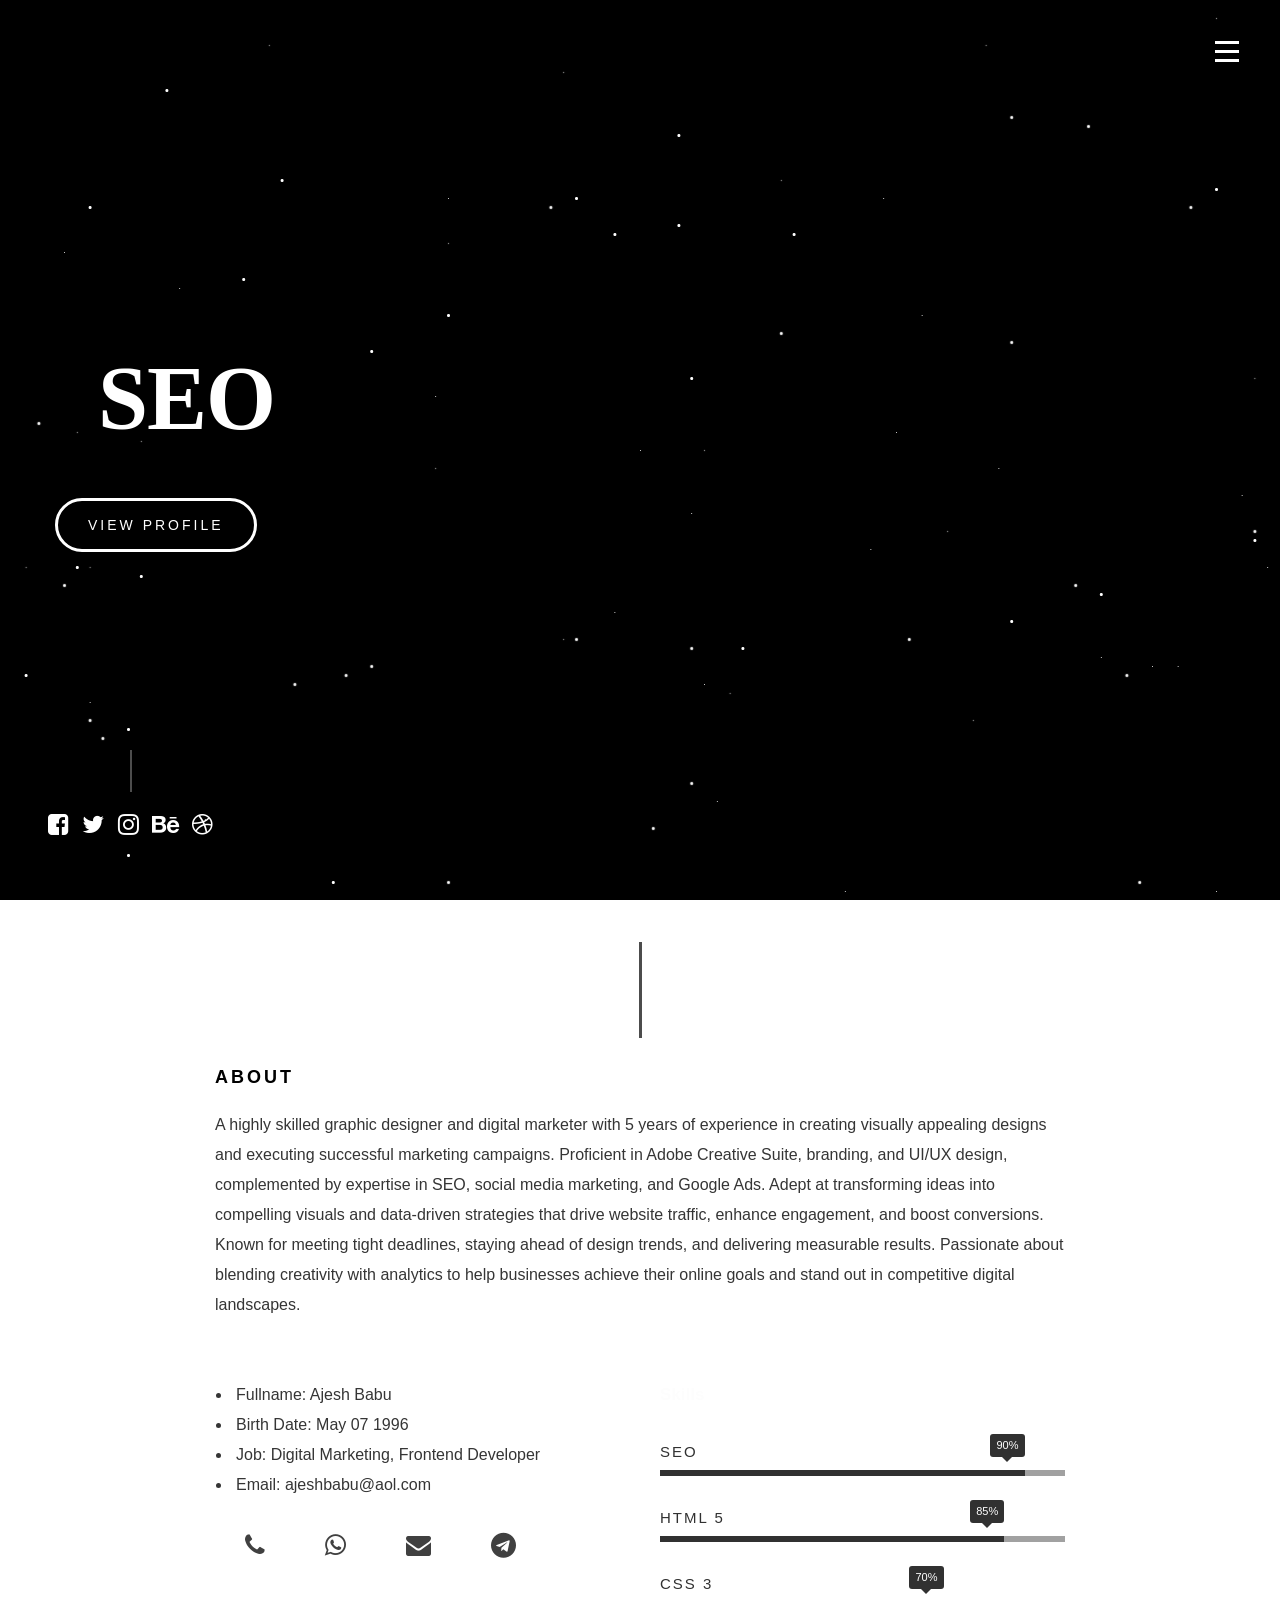
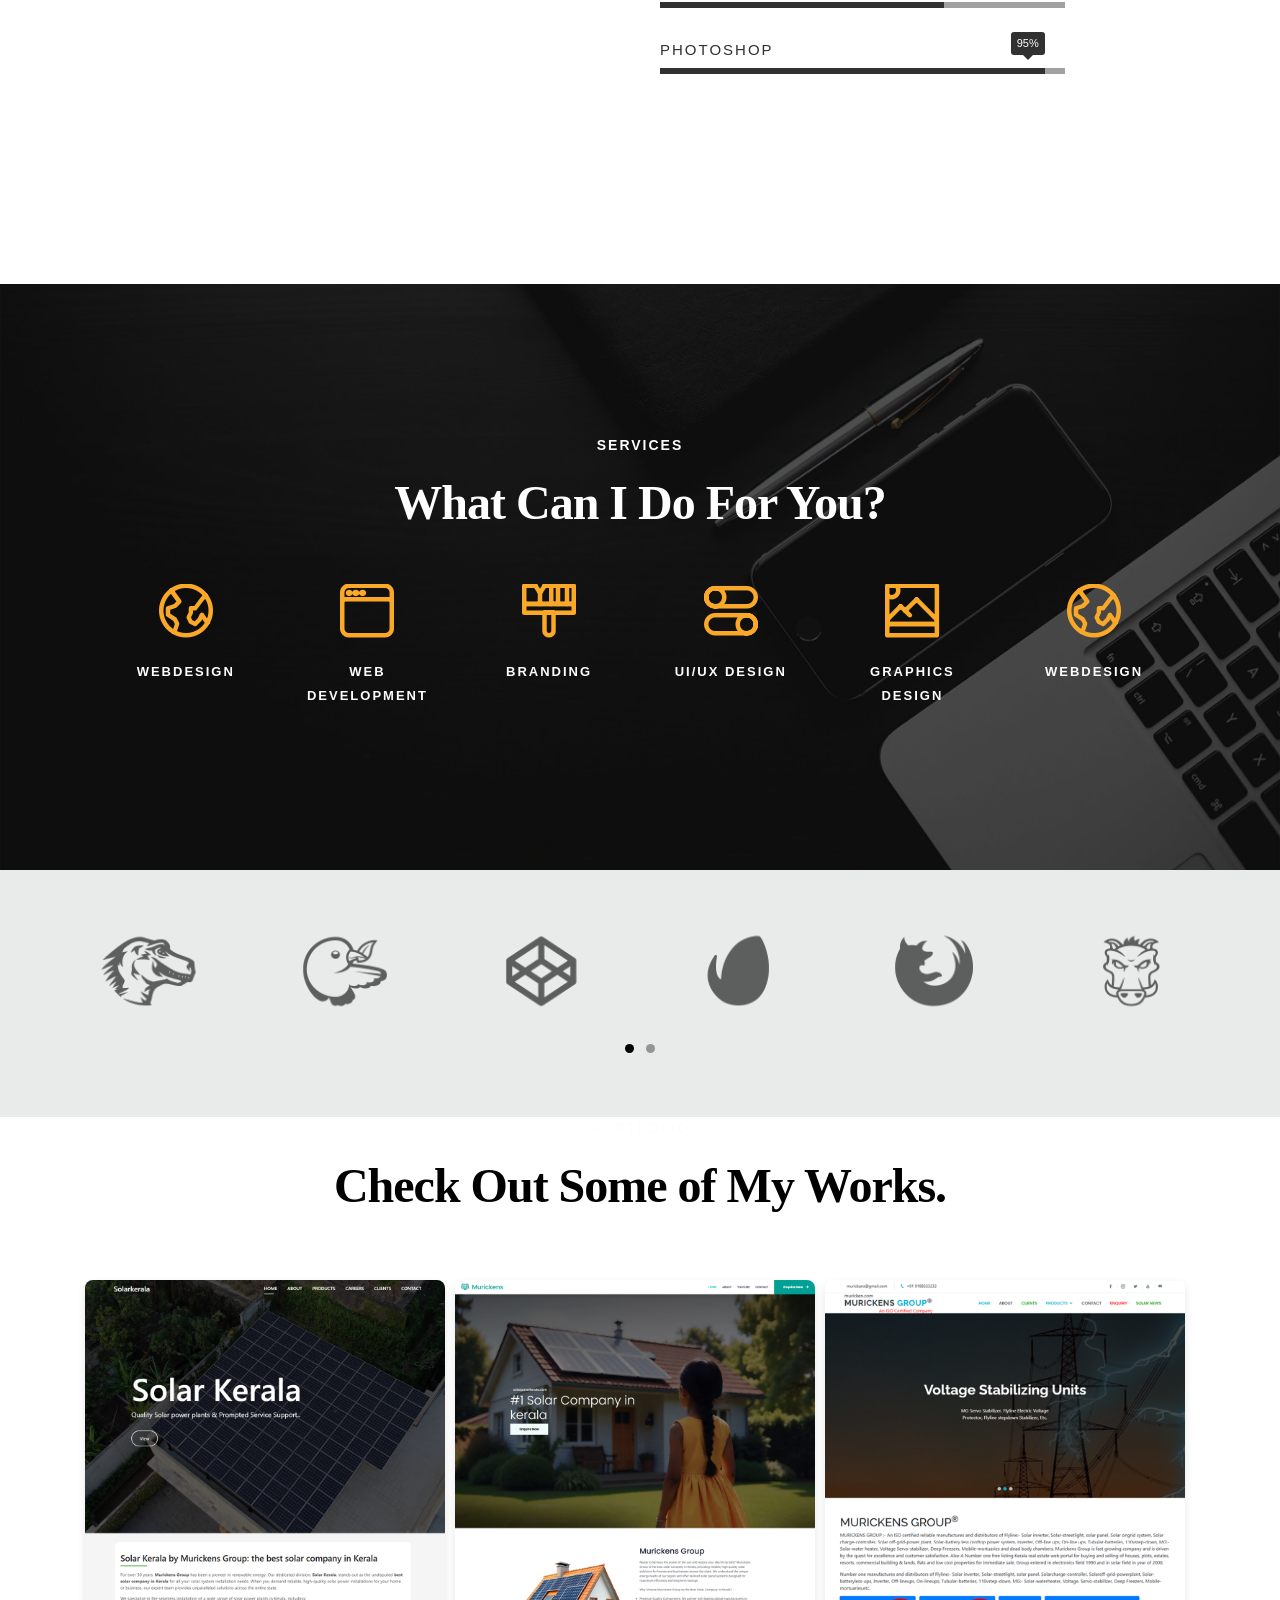
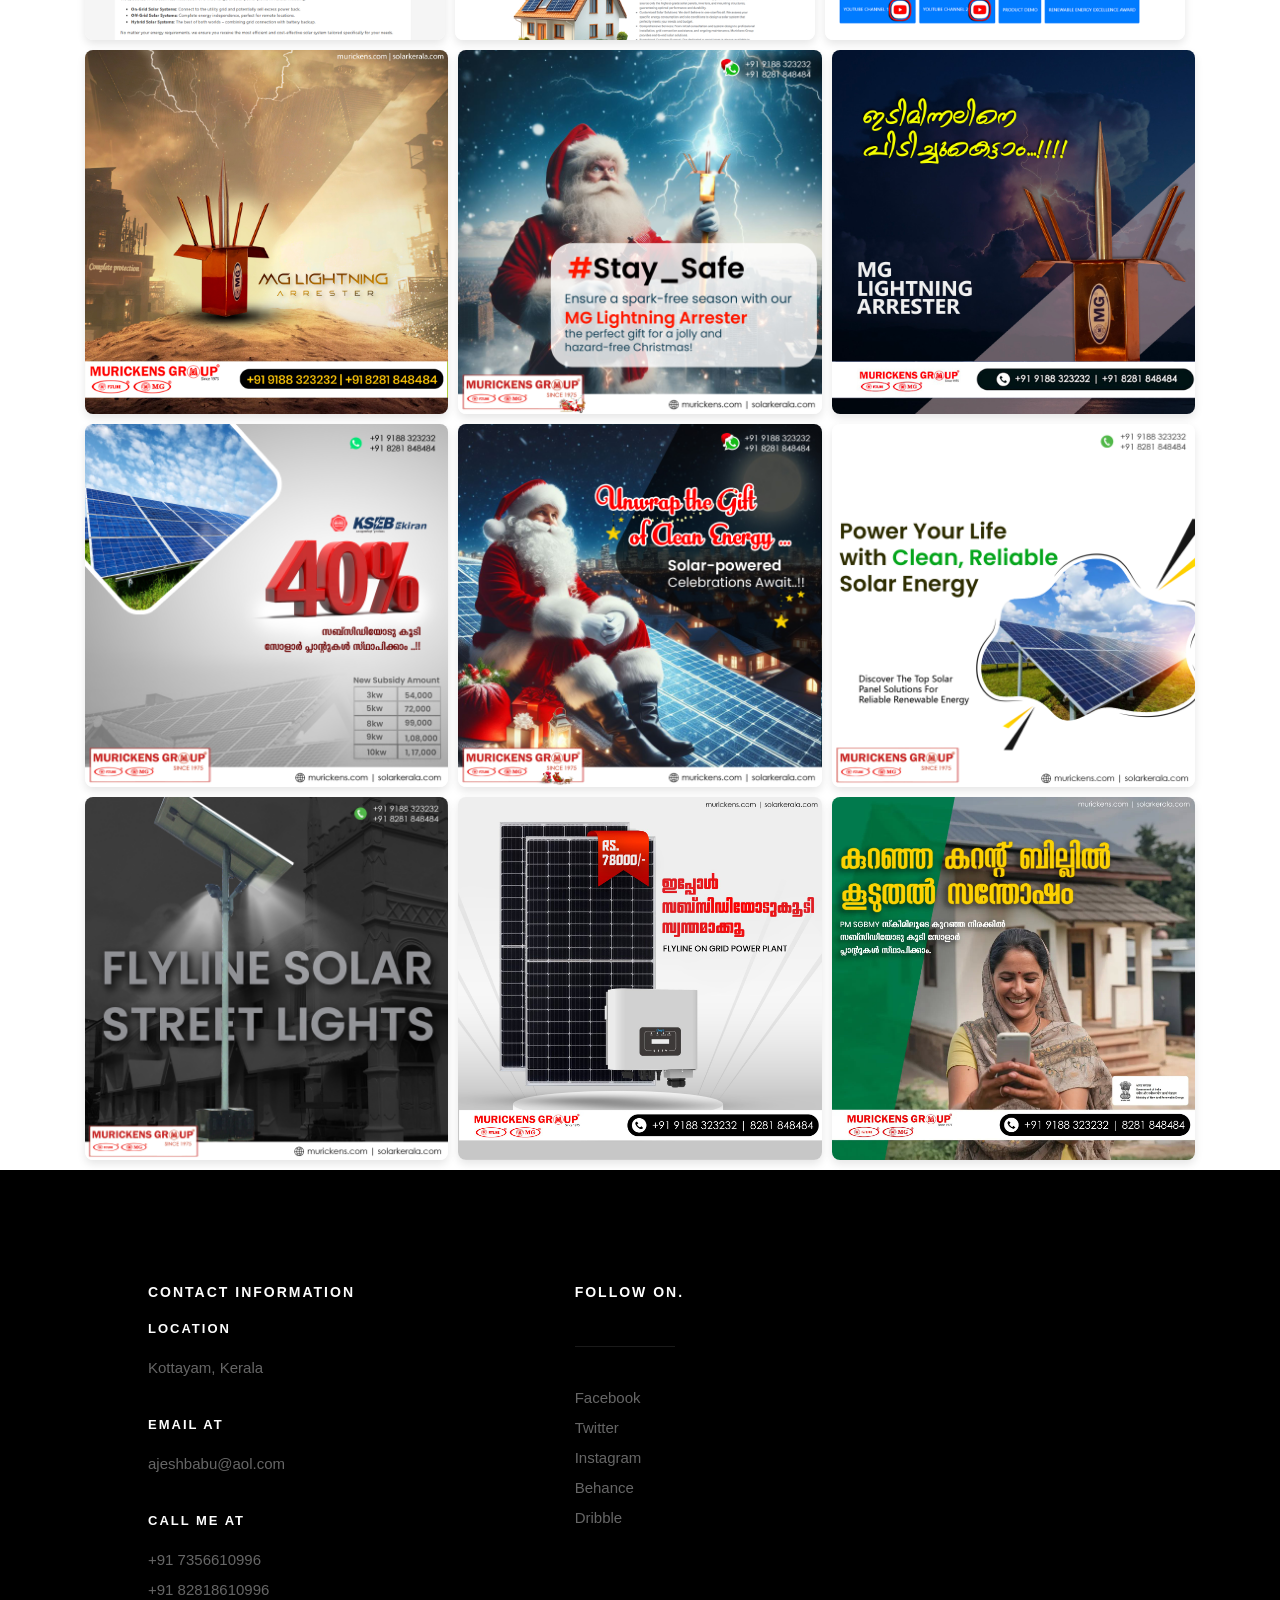
<file: index.html>
<!DOCTYPE html>
<html class="no-js" lang="en"> 
<head>

   <!--- basic page needs
   ================================================== -->
   <meta charset="utf-8">
	<title>Ajesh Babu</title>
	<meta name="description" content="">  
	<meta name="author" content="">

   <!-- mobile specific metas
   ================================================== -->
	<meta name="viewport" content="width=device-width, initial-scale=1, maximum-scale=1">

 	<!-- CSS
   ================================================== -->
   <link rel="stylesheet" href="css/base.css">
   <link rel="stylesheet" href="css/vendor.css">  
   <link rel="stylesheet" href="css/main.css">  

   <!-- script
   ================================================== -->
	<script src="js/modernizr.js"></script>
	<script src="js/pace.min.js"></script>

   <!-- favicons
	================================================== -->
	<link rel="shortcut icon" href="favicon.ico" type="image/x-icon">
	<link rel="icon" href="favicon.ico" type="image/x-icon">

</head>
<body id="top">

	
	

	<header class="animate-section">
		<!-- Add to CSS -->
		
		<a id="header-menu-trigger" href="#0">
		 	<span class="header-menu-text"></span>
		  	<span class="header-menu-icon"></span>
		</a> 
		<nav id="menu-nav-wrap">
			<a href="#0" class="close-button" title="close"><span>Close</span></a>	
	   	<h3>Ajesh Babu </h3>  
<img src="images/ajz.png" alt="Avatar" style="width:200px" style="border-radius: 50%">
			<ul class="nav-list">
				<li class="current"><a class="smoothscroll" href="#home" title="">Home</a></li>
				<li><a class="smoothscroll" href="#about" title="">About</a></li>
				<li><a class="smoothscroll" href="#services" title="">Services</a></li>
				<li><a class="smoothscroll" href="#portfolio" title="">Works</a></li>
				<li><a class="smoothscroll" href="#contact" title="">Contact</a></li>						
			</ul>	

			
			<ul class="header-social-list">
	         <li>
	         	<a href="https://www.facebook.com/ajezhbabu"><i class="fa fa-facebook-square"></i></a>
	         </li>
	         <li>
	         	<a href="https://x.com/ajesh_babu"><i class="fa fa-twitter"></i></a>
	         </li>
	         <li>
	         	<a href="https://www.instagram.com/_ajesh_babu/"><i class="fa fa-instagram"></i></a>
	         </li>
            <li>
            	<a href="#"><i class="fa fa-behance"></i></a>
            </li>
	         <li>
	         	<a href="#"><i class="fa fa-dribbble"></i></a>
	         </li>	         
	      </ul>		

		</nav>  <!-- end #menu-nav-wrap -->

	</header> <!-- end header -->  


   <!-- home
   ================================================== -->
   

   	<div class="overlay"></div>

   	<div class="home-content-table">	
		   <div class="home-content-tablecell">
		   	<div class="row" align="left">
		   	<div class="col-twelve">		   			
			<div class="main"></div>
			</div>
				    				
	<h1>&nbsp;
	<a href=""class="typewrite" data-period="2000" data-type='[ "SEO", "SMM", "Web Design", "Graphic Design"  ]'>
	<span class="wrap"></span>
	</a>
    </h1>
	<div class="more animate-intro"><a class="smoothscroll button stroke" href="#about">View Profile</a></div>							

			<!-- end col-twelve --> 
		   </div> <!-- end row --> 
		   </div> <!-- end home-content-tablecell --> 		   
		   </div> <!-- end home-content-table -->

		<ul class="home-social-list">
	    <div class="animate-intro">
	    <a href="https://www.facebook.com/ajezhbabu"><i class="fa fa-facebook-square"></i></a>&nbsp;
	    <a href="https://x.com/ajesh_babu"><i class="fa fa-twitter"></i></a>&nbsp;
	    <a href="https://www.instagram.com/_ajesh_babu/"><i class="fa fa-instagram"></i></a>&nbsp;
        <a href="#"><i class="fa fa-behance"></i></a>&nbsp;
	    <a href="#"><i class="fa fa-dribbble"></i></a>
	   </ul> <!-- end home-social-list -->	

	</section> <!-- end home -->


   <!-- about
   ================================================== -->
   
 
 
   <section id="about">
   <div class="row about-wrap">
	

   <h3 class="animate-this">About</h3>
   <p class="animate-this"> A highly skilled graphic designer and digital marketer with 5 years of experience in creating visually appealing designs and executing successful marketing campaigns. Proficient in Adobe Creative Suite, branding, and UI/UX design, complemented by expertise in SEO, social media marketing, and Google Ads. Adept at transforming ideas into compelling visuals and data-driven strategies that drive website traffic, enhance engagement, and boost conversions. Known for meeting tight deadlines, staying ahead of design trends, and delivering measurable results. Passionate about blending creativity with analytics to help businesses achieve their online goals and stand out in competitive digital landscapes.</p>	
   <Br>

<div class="row about-content">

	<div class="col-six tab-full">

		

		<ul class="info-list">
			<li>
				<strong>Fullname:</strong>
				<span>Ajesh Babu</span>
			</li>
			<li>
				<strong>Birth Date:</strong>
				<span>May 07 1996</span>
			</li>
			<li>
				<strong>Job:</strong>
				<span>Digital Marketing, Frontend Developer</span>
			</li>
			<!--<li>
				<strong>Website:</strong>
				<span>www.kardswebsite.com</span>
			</li>-->
			<li>
				<strong>Email:</strong>
				<span>ajeshbabu@aol.com</span>
			</li>

		</ul> <!-- /info-list -->
		<ub class="animate-this">
			<li><a class="call" href="tel:+91735610996"><i class="fa fa-phone" aria-hidden="true"></i></a></li>
			<li><a class="wp" href="https://wa.me/+917356610996"><i class="fa fa-whatsapp" aria-hidden="true"></i></a></li>
			<li><a class="mail" href="mailto:ajeshbabu@aol.com"><i class="fa fa-envelope" aria-hidden="true"></i></a></li>
			<li><a class="tele" href="https://t.me/ajezh"><i class="fa fa-telegram" aria-hidden="true"></i></a></li>
		 </ub>
		 <p></p>
	</div>

	<div class="col-six tab-full">

		<h4>Skills</h4>
		
		 <ul class="skill-bars">
			<li>
				<div class="progress percent90"><span>90%</span></div>
				<strong>SEO</strong>
			</li>
			<li>
				<div class="progress percent85"><span>85%</span></div>
				<strong>HTML 5</strong>
			</li>
			<li>
				<div class="progress percent70"><span>70%</span></div>
				<strong>CSS 3</strong>
			</li>
			<li>
				<div class="progress percent95"><span>95%</span></div>
				<strong>Photoshop</strong>
			</li>
			

		 </ul> <!-- /skill-bars -->		

	</div>

</div>
<br>
		

</div>
   	</div> <!-- end col-full  -->
   	</div> <!-- end about-wrap  -->
    </section> <!-- end about -->



	<section id="services">

		<div class="overlay"></div>

		<div class="row section-intro">
   		<div class="col-twelve">

   			<h5>Services</h5>
   			<h1>What Can I Do For You?</h1>

   		</div>   		
   	</div> <!-- /section-intro -->

   	<div class="row services-content">
    <div id="owl-slider" class="owl-carousel services-list">

	      	<div class="service">	
	      		<span class="icon"><i class="icon-earth"></i></span>            
	            <div class="service-content">	
	            	 <h6>Webdesign</h6>
                </div> 	         	 
				</div> <!-- /service -->
				<div class="service">	
					<span class="icon"><i class="icon-window"></i></span>                          
	            <div class="service-content">	
	            	<h6>Web Development</h6>  
                </div>	                          
			    </div> <!-- /service -->
    		   <div class="service">
			   	<span class="icon"><i class="icon-paint-brush"></i></span>		            
	            <div class="service-content">
            	<h6>Branding</h6>
	            </div> 	            	               

			   </div> <!-- /service -->

				<div class="service">

					<span class="icon"><i class="icon-toggles"></i></span>	              

	            <div class="service-content">

	            	<h6>UI/UX Design</h6>

		            
	         		
	            </div>                

				</div> <!-- /service -->

			   <div class="service">

			   	<span class="icon"><i class="icon-image"></i></span>	            

	            <div class="service-content">

	            	<h6>Graphics Design</h6>


	            </div>	               

			   </div> <!-- /service -->
        

	            
			   </div> <!-- /service -->

	      </div> <!-- /services-list -->
   		
   	</div> <!-- /services-content -->
		
	</section>






   
	<!-- stats
   ================================================== -->
   <section id="clients">

		<div class="row animate-this">
			<div class="col-twelve">

				<div class="client-lists owl-carousel">
  					<div><img src="images/clients/mozilla.png" alt=""></div>
  					<div><img src="images/clients/bower.png" alt=""></div>
  					<div><img src="images/clients/codepen.png" alt=""></div>
  					<div><img src="images/clients/envato.png" alt=""></div>
  					<div><img src="images/clients/firefox.png" alt=""></div>
  					<div><img src="images/clients/grunt.png" alt=""></div>
  					<div><img src="images/clients/evernote.png" alt=""></div>
  					<div><img src="images/clients/github.png" alt=""></div>
  					<div><img src="images/clients/joomla.png" alt=""></div>
  					<div><img src="images/clients/jQuery.png" alt=""></div>
  					<div><img src="images/clients/wordpress.png" alt=""></div>
				</div>
				
			</div> <!-- end col-twelve -->
		</div> <!-- end row -->

   </section> <!-- end clients -->





   <section id="portfolio">

	<div class="row section-intro">
	   <div class="col-twelve">

		   <h5>Portfolio</h5>
		   <h1>Check Out Some of My Works.</h1><br>
		    
 <div class="gallery">
 <div class="gallery-item">
          <a href="https://solarkerala.com">  <img src="images/portfolio/web3.png" alt="solar kerala by murickens group"></a>
        </div>
        <div class="gallery-item">
            <a href="https://solarpanelkerala.com">  <img src="images/portfolio/web1.png" alt="murickens group website "></a>
        </div>
        <div class="gallery-item">
            <a href="https://muricken.com">  <img src="images/portfolio/web2.png" alt="website"></a>
        </div>
 <br>
 
   
        <div class="gallery-item">
            <img src="images/portfolio/1.jpg" alt="Image 1">
        </div>
        <div class="gallery-item">
            <img src="images/portfolio/2.jpg" alt="Image 2">
        </div>
        <div class="gallery-item">
            <img src="images/portfolio/3.jpg" alt="Image 3">
        </div>
        <div class="gallery-item">
            <img src="images/portfolio/4.jpg" alt="Image 4">
        </div>
        <div class="gallery-item">
            <img src="images/portfolio/5.jpg" alt="Image 5">
        </div>
        <div class="gallery-item">
            <img src="images/portfolio/6.jpg" alt="Image 6">
        </div>
		<div class="gallery-item">
            <img src="images/portfolio/7.jpg" alt="Image 4">
        </div>
        <div class="gallery-item">
            <img src="images/portfolio/8.jpg" alt="Image 5">
        </div>
        <div class="gallery-item">
            <img src="images/portfolio/9.webp" alt="Image 6">
        </div>
    </div>

</section> <!-- /portfolio --> 
	<!-- contact
   ================================================== -->
 
	<footer>
     	<div class="footer-main">

   		<div class="row">  

	      	<div class="col-five tab-full footer-about">       

				<h5>Contact Information</h5>

				<div class="cinfo">
					  <h6>Location</h6>
					  <p>
					   Kottayam, Kerala
				   </p>
				  </div> <!-- end cinfo -->
   
				  <div class="cinfo">
					  <h6>Email At</h6>
					  <p>
						ajeshbabu@aol.com	     
					  </p>
				  </div> <!-- end cinfo -->
   
				  <div class="cinfo">
					  <h6>Call me At</h6>
					  <p>
						  +91 7356610996
						  <br> +91 82818610996
					  </p>
				  </div>
		      </div> <!-- end footer-about -->

	      	<div class="col-three tab-full footer-social">

	      		<h4 class="h05">Follow on.</h4>

	      		<ul class="list-links">
	      			<li><a href="https://www.facebook.com/ajezhbabu">Facebook</a></li>
						<li><a href="https://x.com/ajesh_babu">Twitter</a></li>
						<li><a href="https://www.instagram.com/_ajesh_babu/">Instagram</a></li>
						<li><a href="#">Behance</a></li>
						<li><a href="#">Dribble</a></li>						
					</ul>

	      	</div> <!-- end footer-social -->  

	      	

	      		

	      		</div>
	      	           	
	      	</div> <!-- end footer-subscribe -->      	    

	      </div> <!-- end row -->

   	</div> <!-- end footer-main -->

   

      <div id="go-top">
		   <a class="smoothscroll" title="Back to Top" href="#top">
		   	<i class="fa fa-long-arrow-up" aria-hidden="true"></i>
		   </a>
		</div>		
   </footer>

   <div id="preloader"> 
    	<div id="loader"></div>
   </div> 

   <!-- Java Script
   ================================================== --> 
   <script src="js/jquery-2.1.3.min.js"></script>
   <script src="js/plugins.js"></script>
   <script src="js/main.js"></script>

</body>

</html>
</file>
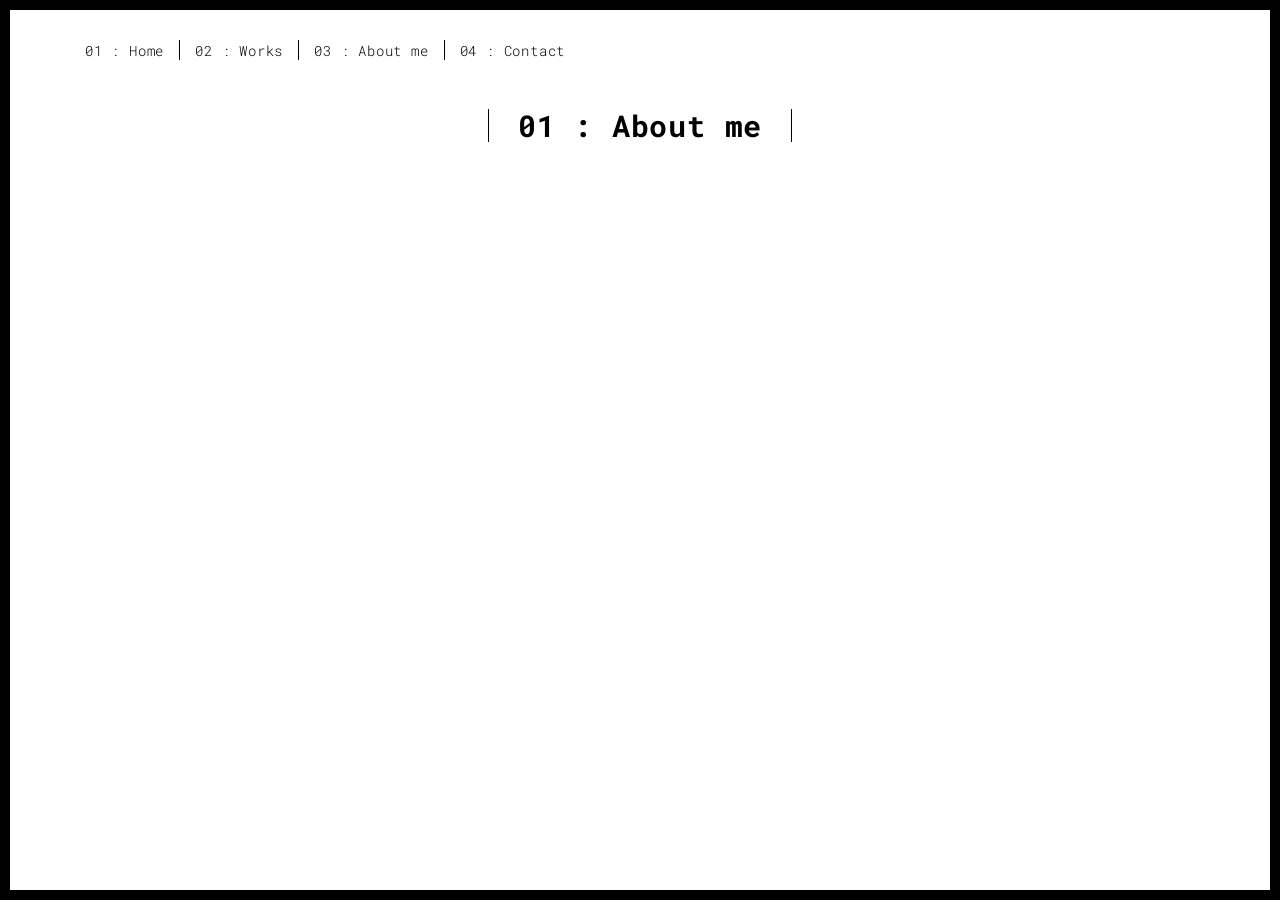
<file: about.html>
<!DOCTYPE html>
<html lang="en">

<head>
  <meta charset="UTF-8">
  <meta content="IE=edge" http-equiv="X-UA-Compatible">
  <meta content="width=device-width,initial-scale=1" name="viewport">
  <meta content="description" name="description">
  <meta name="google" content="notranslate" />
  <meta content="Mashup templates have been developped by Orson.io team" name="author">

  <!-- Disable tap highlight on IE -->
  <meta name="msapplication-tap-highlight" content="no">
  
  <link rel="apple-touch-icon" sizes="180x180" href="./assets/apple-icon-180x180.png">
  <link href="./assets/favicon.ico" rel="icon">

  <title>Title page</title>  

<link href="./main.3f6952e4.css" rel="stylesheet"></head>

<body class="">
<div id="site-border-left"></div>
<div id="site-border-right"></div>
<div id="site-border-top"></div>
<div id="site-border-bottom"></div>
 <!-- Add your content of header -->
<header>
  <nav class="navbar  navbar-fixed-top navbar-default">
    <div class="container">
        <button type="button" class="navbar-toggle collapsed" data-toggle="collapse" data-target="#navbar-collapse" aria-expanded="false">
          <span class="sr-only">Toggle navigation</span>
          <span class="icon-bar"></span>
          <span class="icon-bar"></span>
          <span class="icon-bar"></span>
        </button>

      <div class="collapse navbar-collapse" id="navbar-collapse">
        <ul class="nav navbar-nav ">
          <li><a href="./index.html" title="">01 : Home</a></li>
          <li><a href="./works.html" title="">02 : Works</a></li>
          <li><a href="./about.html" title="">03 : About me</a></li>
          <li><a href="./contact.html" title="">04 : Contact</a></li>
        
        </ul>


      </div> 
    </div>
  </nav>
</header>

<div class="section-container">
    <div class="container">
      <div class="row">
        <div class="col-xs-12">
          <div class="section-container-spacer text-center">
            <h1 class="h2">01 : About me</h1>
          </div>
          <!----
          <div class="row">
            <div class="col-md-10 col-md-offset-1">
              <div class="row">
                <div class="col-xs-12 col-md-6">
                  <h3>Consectetur adipiscing elit</h3>
                  <p>Lorem ipsum dolor sit amet, consectetur adipiscing elit. Maecenas luctus at sem quis varius. 
                  Class aptent taciti sociosqu ad litora torquent per conubia nostra, per inceptos himenaeos. Cras ultrices hendrerit nisl.</p>
                  <h3>Ut enim ad minim </h3>
                  <p>Duis aute irure dolor in reprehenderit in voluptate velit esse
                  cillum dolore eu fugiat nulla pariatur. Excepteur sint occaecat cupidatat non
                  proident, sunt in culpa qui officia deserunt mollit anim id est laborum. 
                  <h3>Maecenas luctus at sem quis varius</h3>
                  <p>
                  Class aptent taciti sociosqu ad litora torquent per conubia nostra, per inceptos himenaeos. Phasellus iaculis magna sagittis elit sagittis, at hendrerit lorem venenatis. Morbi accumsan iaculis blandit. Cras ultrices hendrerit nisl.</p>
                </div>
                <div class="col-xs-12 col-md-6">
                  <img src="./assets/images/profil.jpg" class="img-responsive" alt="">
                </div>
              </div>
            </div>
          </div>
          
          
       </div>
      </div>
    </div>
  </div>


<footer class="footer-container text-center">
  <div class="container">
    <div class="row">
      <div class="col-xs-12">
        <p>© UNTITLED | Website created with <a href="http://www.mashup-template.com/" title="Create website with free html template">Mashup Template</a>/<a href="https://www.unsplash.com/" title="Beautiful Free Images">Unsplash</a></p>
      </div>
    </div>
  </div>
</footer>

<script>
  document.addEventListener("DOMContentLoaded", function (event) {
     navActivePage();
  });
</script>

<!-- Google Analytics: change UA-XXXXX-X to be your site's ID 

<script>
  (function (i, s, o, g, r, a, m) {
    i['GoogleAnalyticsObject'] = r; i[r] = i[r] || function () {
      (i[r].q = i[r].q || []).push(arguments)
    }, i[r].l = 1 * new Date(); a = s.createElement(o),
      m = s.getElementsByTagName(o)[0]; a.async = 1; a.src = g; m.parentNode.insertBefore(a, m)
  })(window, document, 'script', '//www.google-analytics.com/analytics.js', 'ga');
  ga('create', 'UA-XXXXX-X', 'auto');
  ga('send', 'pageview');
</script>

--> <script type="text/javascript" src="./main.70a66962.js"></script></body>

</html>
</file>
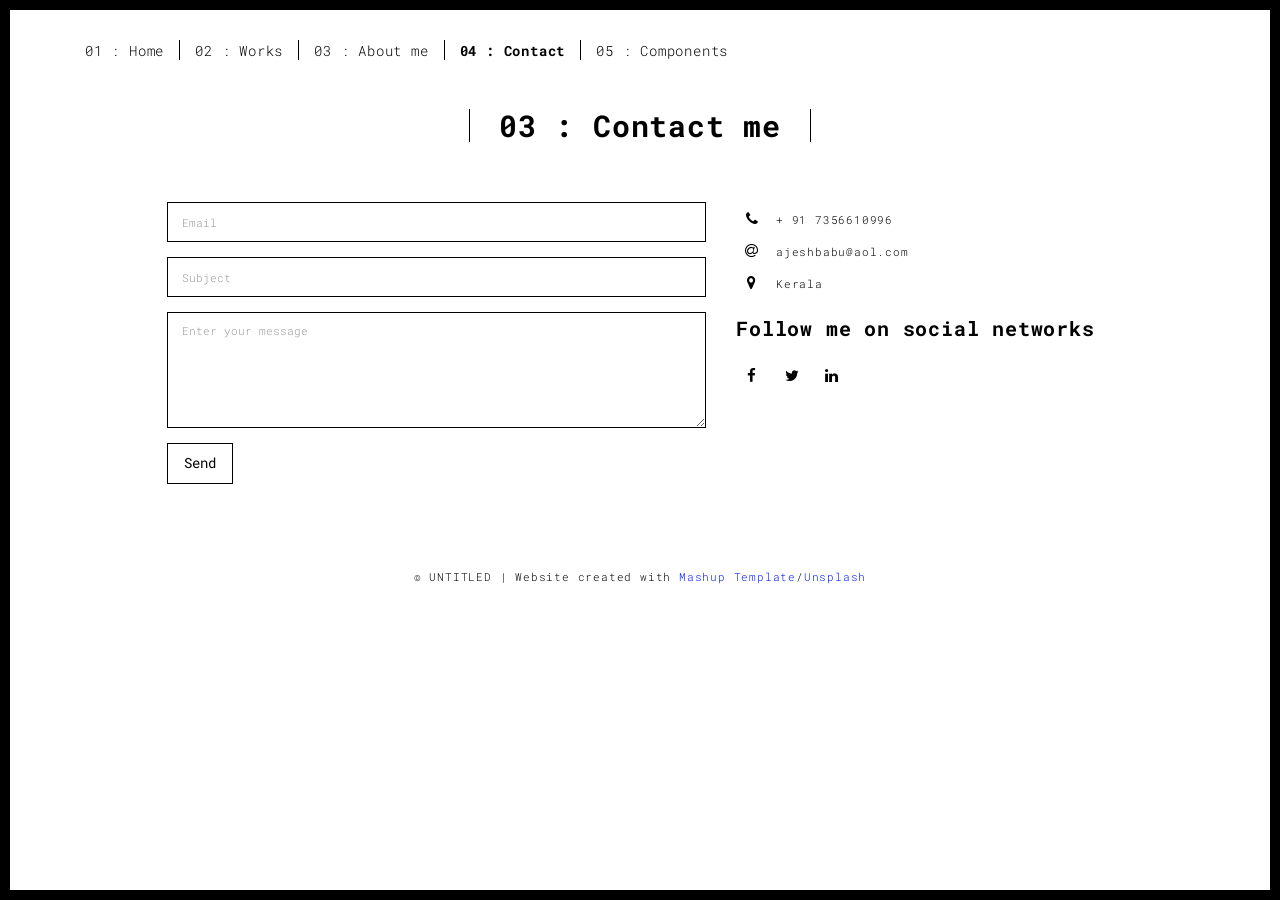
<file: contact.html>
<!DOCTYPE html>
<html lang="en">

<head>
  <meta charset="UTF-8">
  <meta content="IE=edge" http-equiv="X-UA-Compatible">
  <meta content="width=device-width,initial-scale=1" name="viewport">
  <meta content="description" name="description">
  <meta name="google" content="notranslate" />
  <meta content="Mashup templates have been developped by Orson.io team" name="author">

  <!-- Disable tap highlight on IE -->
  <meta name="msapplication-tap-highlight" content="no">
  
  <link rel="apple-touch-icon" sizes="180x180" href="./assets/apple-icon-180x180.png">
  <link href="./assets/favicon.ico" rel="icon">

  <title>Title page</title>  

<link href="./main.3f6952e4.css" rel="stylesheet"></head>

<body class="">
<div id="site-border-left"></div>
<div id="site-border-right"></div>
<div id="site-border-top"></div>
<div id="site-border-bottom"></div>
 <!-- Add your content of header -->
<header>
  <nav class="navbar  navbar-fixed-top navbar-default">
    <div class="container">
        <button type="button" class="navbar-toggle collapsed" data-toggle="collapse" data-target="#navbar-collapse" aria-expanded="false">
          <span class="sr-only">Toggle navigation</span>
          <span class="icon-bar"></span>
          <span class="icon-bar"></span>
          <span class="icon-bar"></span>
        </button>

      <div class="collapse navbar-collapse" id="navbar-collapse">
        <ul class="nav navbar-nav ">
          <li><a href="./index.html" title="">01 : Home</a></li>
          <li><a href="./works.html" title="">02 : Works</a></li>
          <li><a href="./about.html" title="">03 : About me</a></li>
          <li><a href="./contact.html" title="">04 : Contact</a></li>
          <li><a href="./components.html" title="">05 : Components</a></li>
        </ul>


      </div> 
    </div>
  </nav>
</header>

<div class="section-container">
    <div class="container">
      <div class="row">
        <div class="col-xs-12">
          <div class="section-container-spacer text-center">
            <h1 class="h2">03 : Contact me</h1>
          </div>
          
          <div class="row">
            <div class="col-md-10 col-md-offset-1">
               <form action="" class="reveal-content">
                  <div class="row">
                    <div class="col-md-7">
                      <div class="form-group">
                        <input type="email" class="form-control" id="email" placeholder="Email">
                      </div>
                      <div class="form-group">
                        <input type="text" class="form-control" id="subject" placeholder="Subject">
                      </div>
                      <div class="form-group">
                        <textarea class="form-control" rows="5" placeholder="Enter your message"></textarea>
                      </div>
                      <button type="submit" class="btn btn-default btn-lg">Send</button>
                    </div>
                    <div class="col-md-5 address-container">
                      <ul class="list-unstyled">
                        <li>
                          <span class="fa-icon">
                            <i class="fa fa-phone" aria-hidden="true"></i>
                          </span>
                          + 91 7356610996
                        </li>
                        <li>
                          <span class="fa-icon">
                            <i class="fa fa-at" aria-hidden="true"></i>
                          </span>
                          ajeshbabu@aol.com
                        </li>
                        <li>
                          <span class="fa-icon">
                            <i class="fa fa fa-map-marker" aria-hidden="true"></i>
                          </span>
                          Kerala
                        </li>
                      </ul>
                      <h3>Follow me on social networks</h3>
                      <a href="http://www.facebook.com" title="" class="fa-icon">
                        <i class="fa fa-facebook"></i>
                      </a>
                      <a href="http://www.twitter.com" title="" class="fa-icon">
                        <i class="fa fa-twitter"></i>
                      </a>
                      <a href="http://www.linkedin.com" title="" class="fa-icon">
                        <i class="fa fa-linkedin"></i>
                      </a>

                    </div>
                  </div>
                </form>
            </div>

          </div>
         
       </div>
      </div>
    </div>
  </div>


<footer class="footer-container text-center">
  <div class="container">
    <div class="row">
      <div class="col-xs-12">
        <p>© UNTITLED | Website created with <a href="http://www.mashup-template.com/" title="Create website with free html template">Mashup Template</a>/<a href="https://www.unsplash.com/" title="Beautiful Free Images">Unsplash</a></p>
      </div>
    </div>
  </div>
</footer>

<script>
  document.addEventListener("DOMContentLoaded", function (event) {
     navActivePage();
  });
</script>

<!-- Google Analytics: change UA-XXXXX-X to be your site's ID 

<script>
  (function (i, s, o, g, r, a, m) {
    i['GoogleAnalyticsObject'] = r; i[r] = i[r] || function () {
      (i[r].q = i[r].q || []).push(arguments)
    }, i[r].l = 1 * new Date(); a = s.createElement(o),
      m = s.getElementsByTagName(o)[0]; a.async = 1; a.src = g; m.parentNode.insertBefore(a, m)
  })(window, document, 'script', '//www.google-analytics.com/analytics.js', 'ga');
  ga('create', 'UA-XXXXX-X', 'auto');
  ga('send', 'pageview');
</script>

--> <script type="text/javascript" src="./main.70a66962.js"></script></body>

</html>
</file>
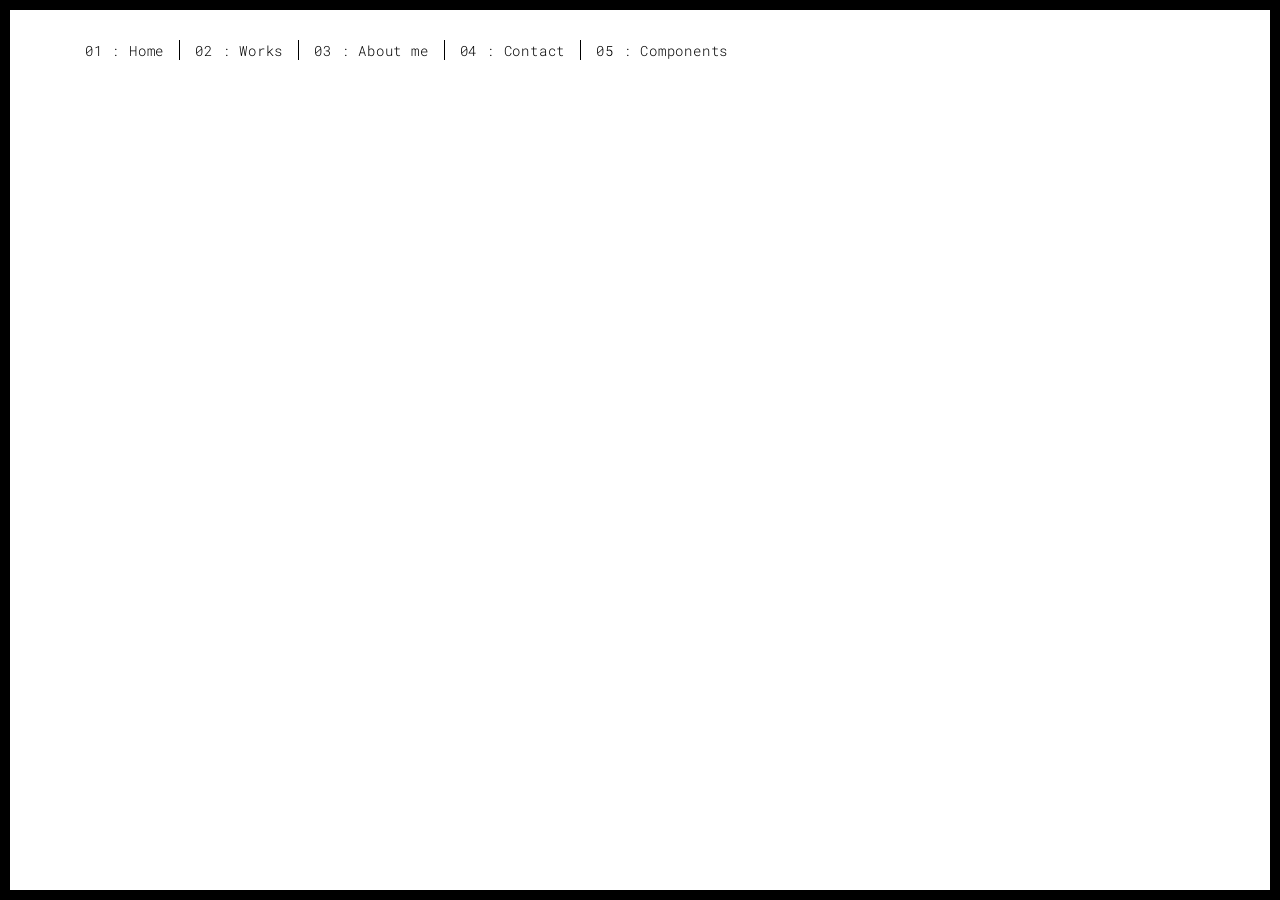
<file: works.html>
<!DOCTYPE html>
<html lang="en">

<head>
  <meta charset="UTF-8">
  <meta content="IE=edge" http-equiv="X-UA-Compatible">
  <meta content="width=device-width,initial-scale=1" name="viewport">
  <meta content="description" name="description">
  <meta name="google" content="notranslate" />
  <meta content="Mashup templates have been developped by Orson.io team" name="author">

  <!-- Disable tap highlight on IE -->
  <meta name="msapplication-tap-highlight" content="no">
  
  <link rel="apple-touch-icon" sizes="180x180" href="./assets/apple-icon-180x180.png">
  <link href="./assets/favicon.ico" rel="icon">

  <title>Title page</title>  

<link href="./main.3f6952e4.css" rel="stylesheet"></head>

<body class="">
<div id="site-border-left"></div>
<div id="site-border-right"></div>
<div id="site-border-top"></div>
<div id="site-border-bottom"></div>
 <!-- Add your content of header -->
<header>
  <nav class="navbar  navbar-fixed-top navbar-default">
    <div class="container">
        <button type="button" class="navbar-toggle collapsed" data-toggle="collapse" data-target="#navbar-collapse" aria-expanded="false">
          <span class="sr-only">Toggle navigation</span>
          <span class="icon-bar"></span>
          <span class="icon-bar"></span>
          <span class="icon-bar"></span>
        </button>

      <div class="collapse navbar-collapse" id="navbar-collapse">
        <ul class="nav navbar-nav ">
          <li><a href="./index.html" title="">01 : Home</a></li>
          <li><a href="./works.html" title="">02 : Works</a></li>
          <li><a href="./about.html" title="">03 : About me</a></li>
          <li><a href="./contact.html" title="">04 : Contact</a></li>
          <li><a href="./components.html" title="">05 : Components</a></li>
        </ul>


      </div> 
    </div>
  </nav>
</header>
<!-------
<div class="section-container">
  <div class="container">
    <div class="row">
      
      <div class="col-sm-8 col-sm-offset-2 section-container-spacer">
        <div class="text-center">
          <h1 class="h2">02 : Works</h1>
          <p>Nulla facilisi. Vivamus vestibulum, elit in scelerisque ultricies, nisl nunc pulvinar ligula, id sodales arcu sapien in nisi. Quisque libero enim, mattis non augue posuere, venenatis dapibus urna.</p>
        </div>
      </div>

      <div class="col-md-12">
     
      <div id="myCarousel" class="carousel slide projects-carousel">
       
        <div class="carousel-inner">
            <div class="item active">
                <div class="row">
                    <div class="col-sm-4">

                      <a href="./work.html" title="" class="black-image-project-hover">
                        <img src="./assets/images/work01-hover.jpg" alt="" class="img-responsive">
                      </a>
                      <div class="card-container card-container-lg">
                        <h4>001/006</h4>
                        <h3>Fringilla sit amet</h3>
                        <p>Nulla facilisi. Vivamus vestibulum, elit in scelerisque ultricies.</p>
                        <a href="./work.html" title="" class="btn btn-default">Discover</a>
                      </div>
                    </div>
                    <div class="col-sm-4">
                      <a href="./work.html" title="" class="black-image-project-hover">
                        <img src="./assets/images/work02-hover.jpg" alt="" class="img-responsive">
                      </a>
                      <div class="card-container card-container-lg">
                        <h4>002/006</h4>
                        <h3>Nulla scelerisque</h3>
                        <p>Proin pharetra metus id iaculis dignissim. In aliquet lorem ut ex ullamcorper.</p>
                        <a href="./work.html" title="" class="btn btn-default">Discover</a>
                      </div>
                    </div>
                    <div class="col-sm-4">
                      <a href="./work.html" title="" class="black-image-project-hover">
                        <img src="./assets/images/work03-hover.jpg" alt="" class="img-responsive">
                      </a>
                      <div class="card-container card-container-lg">
                        <h4>003/006</h4>
                        <h3>Vivamus vestibulum</h3>
                        <p>Fusce sed hendrerit augue, a rhoncus velit. In non lorem mattis, tempor sem sit amet.</p>
                        <a href="./work.html" title="" class="btn btn-default">Discover</a>
                      </div>
                    </div>
                    
                </div>
                
            </div>
           
            <div class="item">
                <div class="row">
                  <div class="col-sm-4">
                    <a href="./work.html" class="black-image-project-hover">
                      <img src="./assets/images/work02-hover.jpg" alt="Image" class="img-responsive">
                    </a>
                    <div class="card-container">
                      <h4>004/006</h4>
                      <h3>Nulla scelerisque</h3>
                      <p>Proin pharetra metus id iaculis dignissim. In aliquet lorem ut ex ullamcorper.</p>
                      <a href="./work.html" class="btn btn-default">Discover</a>
                    </div>
                  </div>
                   <div class="col-sm-4">
                      <a href="./work.html" class="black-image-project-hover">
                        <img src="./assets/images/work01-hover.jpg" alt="Image" class="img-responsive">
                      </a>
                      <div class="card-container">
                        <h4>005/006</h4>
                        <h3>Fringilla sit amet</h3>
                        <p>Nulla facilisi. Vivamus vestibulum, elit in scelerisque ultricies.</p>
                        <a href="./work.html" class="btn btn-default">Discover</a>
                      </div>
                    </div>
                    
                    <div class="col-sm-4">
                      <a href="./work.html" class="black-image-project-hover">
                        <img src="./assets/images/work03-hover.jpg" alt="Image" class="img-responsive">
                      </a>
                      <div class="card-container">
                        <h4>006/006</h4>
                        <h3>Vivamus vestibulum</h3>
                        <p>Fusce sed hendrerit augue, a rhoncus velit. In non lorem mattis, tempor sem sit amet.</p>
                        <a href="./work.html" class="btn btn-default">Discover</a>
                      </div>
                    </div>
                    
                </div>
               
            </div>
            
           
        </div>
      
        <a class="left carousel-control" href="#myCarousel" data-slide="prev">‹</a>

        <a class="right carousel-control" href="#myCarousel" data-slide="next">›</a>
     </div>



    
    </div>



    </div>
  </div>
</div>


<footer class="footer-container text-center">
  <div class="container">
    <div class="row">
      <div class="col-xs-12">
        <p>© UNTITLED | Website created with <a href="http://www.mashup-template.com/" title="Create website with free html template">Mashup Template</a>/<a href="https://www.unsplash.com/" title="Beautiful Free Images">Unsplash</a></p>
      </div>
    </div>
  </div>
</footer>

<script>
  document.addEventListener("DOMContentLoaded", function (event) {
     navActivePage();
  });
</script>

<!-- Google Analytics: change UA-XXXXX-X to be your site's ID 

<script>
  (function (i, s, o, g, r, a, m) {
    i['GoogleAnalyticsObject'] = r; i[r] = i[r] || function () {
      (i[r].q = i[r].q || []).push(arguments)
    }, i[r].l = 1 * new Date(); a = s.createElement(o),
      m = s.getElementsByTagName(o)[0]; a.async = 1; a.src = g; m.parentNode.insertBefore(a, m)
  })(window, document, 'script', '//www.google-analytics.com/analytics.js', 'ga');
  ga('create', 'UA-XXXXX-X', 'auto');
  ga('send', 'pageview');
</script>

--> <script type="text/javascript" src="./main.70a66962.js"></script></body>

</html>
</file>
<file: css/base.css>
/* =================================================================== 
 *
 *  Infinity v1.0 Base Stylesheet
 *  01-02-2017
 *  ------------------------------------------------------------------
 *  TOC:
 *  01. reset
 *  02. basic/base setup styles
 *  03. grid
 *  04. MISC
 *
 * =================================================================== */

/* ===================================================================
 *  01. reset - normalize.css v3.0.2 | MIT License | git.io/normalize
 *
 * ------------------------------------------------------------------- */
html {
  font-family: sans-serif;
  -ms-text-size-adjust: 100%;
  -webkit-text-size-adjust: 100%;
}

body {
  margin: 0;
}

article,
aside,
details,
figcaption,
figure,
footer,
header,
hgroup,
main,
menu,
nav,
section,
summary {
  display: block;
}

audio, canvas, progress, video {
  display: inline-block;
  vertical-align: baseline;
}

audio:not([controls]) {
  display: none;
  height: 0;
}

[hidden],
template {
  display: none;
}

a {
  background: transparent;
}

a:active, a:hover {
  outline: 0;
}

abbr[title] {
  border-bottom: 1px dotted;
}

b, strong {
  font-weight: bold;
}

dfn {
  font-style: italic;
}

h1 {
  font-size: 2em;
  margin: 0.67em 0;
}

mark {
  background: #ff0;
  color: #000;
}

small {
  font-size: 80%;
}

sub,
sup {
  font-size: 75%;
  line-height: 0;
  position: relative;
  vertical-align: baseline;
}

sup {
  top: -0.5em;
}

sub {
  bottom: -0.25em;
}

img {
  border: 0;
}

svg:not(:root) {
  overflow: hidden;
}

figure {
  margin: 1em 40px;
}

hr {
  -moz-box-sizing: content-box;
  box-sizing: content-box;
  height: 0;
}

pre {
  overflow: auto;
}

code,
kbd,
pre,
samp {
  font-family: monospace, monospace;
  font-size: 1em;
}

button, input, optgroup,
select, textarea {
  color: inherit;
  font: inherit;
  margin: 0;
}

button {
  overflow: visible;
}

button, select {
  text-transform: none;
}

button,
html input[type="button"],
input[type="reset"],
input[type="submit"] {
  -webkit-appearance: button;
  cursor: pointer;
}

button[disabled],
html input[disabled] {
  cursor: default;
}

button::-moz-focus-inner,
input::-moz-focus-inner {
  border: 0;
  padding: 0;
}

input {
  line-height: normal;
}

input[type="checkbox"],
input[type="radio"] {
  box-sizing: border-box;
  padding: 0;
}

input[type="number"]::-webkit-inner-spin-button,
input[type="number"]::-webkit-outer-spin-button {
  height: auto;
}

input[type="search"] {
  -webkit-appearance: textfield;
  -moz-box-sizing: content-box;
  -webkit-box-sizing: content-box;
  box-sizing: content-box;
}

input[type="search"]::-webkit-search-cancel-button,
input[type="search"]::-webkit-search-decoration {
  -webkit-appearance: none;
}

fieldset {
  border: 1px solid #c0c0c0;
  margin: 0 2px;
  padding: 0.35em 0.625em 0.75em;
}

legend {
  border: 0;
  padding: 0;
}

textarea {
  overflow: auto;
}

optgroup {
  font-weight: bold;
}

table {
  border-collapse: collapse;
  border-spacing: 0;
}

td, th {
  padding: 0;
}

/* ===================================================================
 *  02. basic/base setup styles - (_basic.scss)
 *
 * ------------------------------------------------------------------- */
html {
  font-size: 62.5%;
  box-sizing: border-box;
}

*,
*::before,
*::after {
  box-sizing: inherit;
}

body {
  font-weight: normal;
  line-height: 1;
  text-rendering: optimizeLegibility;
  word-wrap: break-word;
  -webkit-overflow-scrolling: touch;
  -webkit-text-size-adjust: none;
}

body, input, button {
  -moz-osx-font-smoothing: grayscale;
  -webkit-font-smoothing: antialiased;
}

/* ------------------------------------------------------------------- 
 * Media - (_basic.scss)
 * ------------------------------------------------------------------- */
img, video {
  max-width: 100%;
  height: auto;
}

/* ------------------------------------------------------------------- 
 * Typography resets - (_basic.scss)
 * ------------------------------------------------------------------- */
div, dl, dt, dd, ul, ol, li, h1, h2, h3, h4, h5, h6, pre, form, p, blockquote, th, td {
  margin: 0;
  padding: 0;
}

h1, h2, h3, h4, h5, h6 {
  -webkit-font-variant-ligatures: common-ligatures;
  -moz-font-variant-ligatures: common-ligatures;
  font-variant-ligatures: common-ligatures;
  text-rendering: optimizeLegibility;
}

em, i {
  font-style: italic;
  line-height: inherit;
}

strong, b {
  font-weight: bold;
  line-height: inherit;
}

small {
  font-size: 60%;
  line-height: inherit;
}

ol, ul {
  list-style: none;
}

li {
  display: block;
}

/* ------------------------------------------------------------------- 
 * links - (_basic.scss)
 * ------------------------------------------------------------------- */
a {
  text-decoration: none;
  line-height: inherit;
}

a img {
  border: none;
}

/* ------------------------------------------------------------------- 
 * inputs - (_basic.scss)
 * ------------------------------------------------------------------- */
fieldset {
  margin: 0;
  padding: 0;
}

input[type="email"],
input[type="number"],
input[type="search"],
input[type="text"],
input[type="tel"],
input[type="url"],
input[type="password"],
textarea {
  -webkit-appearance: none;
  -moz-appearance: none;
  -ms-appearance: none;
  -o-appearance: none;
  appearance: none;
}

/* ===================================================================
 *  03. grid - (_grid.scss)
 *
 * ------------------------------------------------------------------- */
.row {
  width: 94%;
  max-width: 1170px;
  margin: 0 auto;
}
.row:before, .row:after {
  content: "";
  display: table;
}
.row:after {
  clear: both;
}

.row .row {
  width: auto;
  max-width: none;
  margin-left: -20px;
  margin-right: -20px;
}

[class*="col-"], .bgrid {
  float: left;
}

[class*="col-"] + [class*="col-"].end {
  float: right;
}

[class*="col-"] {
  padding: 0 20px;
}

.col-one {
  width: 8.33333%;
}

.col-two, .col-1-6 {
  width: 16.66667%;
}

.col-three, .col-1-4 {
  width: 25%;
}

.col-four, .col-1-3 {
  width: 33.33333%;
}

.col-five {
  width: 41.66667%;
}

.col-six, .col-1-2 {
  width: 50%;
}

.col-seven {
  width: 58.33333%;
}

.col-eight, .col-2-3 {
  width: 66.66667%;
}

.col-nine, .col-3-4 {
  width: 75%;
}

.col-ten, .col-5-6 {
  width: 83.33333%;
}

.col-eleven {
  width: 91.66667%;
}

.col-twelve, .col-full {
  width: 100%;
}

/* ------------------------------------------------------------------- 
 * small screens - (_grid.scss)
 * ------------------------------------------------------------------- */
@media screen and (max-width: 1024px) {
  .row .row {
    margin-left: -18px;
    margin-right: -18px;
  }

  [class*="col-"] {
    padding: 0 18px;
  }
}
/* ------------------------------------------------------------------- 
 * tablets - (_grid.scss)
 * ------------------------------------------------------------------- */
@media screen and (max-width: 768px) {
  .row {
    width: auto;
    padding-left: 30px;
    padding-right: 30px;
  }

  .row .row {
    padding-left: 0;
    padding-right: 0;
    margin-left: -15px;
    margin-right: -15px;
  }

  [class*="col-"] {
    padding: 0 15px;
  }

  .tab-1-4 {
    width: 25%;
  }

  .tab-1-3 {
    width: 33.33333%;
  }

  .tab-1-2 {
    width: 50%;
  }

  .tab-2-3 {
    width: 66.66667%;
  }

  .tab-3-4 {
    width: 75%;
  }

  .tab-full {
    width: 100%;
  }
}
/* ------------------------------------------------------------------- 
 * large mobile devices - (_grid.scss)
 * ------------------------------------------------------------------- */
@media screen and (max-width: 600px) {
  .row {
    padding-left: 25px;
    padding-right: 25px;
  }

  .row .row {
    margin-left: -10px;
    margin-right: -10px;
  }

  [class*="col-"] {
    padding: 0 10px;
  }

  .mob-1-4 {
    width: 25%;
  }

  .mob-1-2 {
    width: 50%;
  }

  .mob-3-4 {
    width: 75%;
  }

  .mob-full {
    width: 100%;
  }
}
/* ------------------------------------------------------------------- 
 * small mobile devices - (_grid.scss)
 * ------------------------------------------------------------------- */
@media screen and (max-width: 400px) {
  .row .row {
    padding-left: 0;
    padding-right: 0;
    margin-left: 0;
    margin-right: 0;
  }

  [class*="col-"] {
    width: 100% !important;
    float: none !important;
    clear: both !important;
    margin-left: 0;
    margin-right: 0;
    padding: 0;
  }

  [class*="col-"] + [class*="col-"].end {
    float: none;
  }
}
/* ===================================================================
 * block grids - (_grid.scss)
 *
 * ------------------------------------------------------------------- */
[class*="block-"]:before, [class*="block-"]:after {
  content: "";
  display: table;
}
[class*="block-"]:after {
  clear: both;
}

.block-1-6 .bgrid {
  width: 16.66667%;
}

.block-1-4 .bgrid {
  width: 25%;
}

.block-1-3 .bgrid {
  width: 33.33333%;
}

.block-1-2 .bgrid {
  width: 50%;
}

/**
 * Clearing for block grid columns. Allow columns with 
 * different heights to align properly.
 */
.block-1-6 .bgrid:nth-child(6n+1),
.block-1-4 .bgrid:nth-child(4n+1),
.block-1-3 .bgrid:nth-child(3n+1),
.block-1-2 .bgrid:nth-child(2n+1) {
  clear: both;
}

/* ------------------------------------------------------------------- 
 * small screens - (_grid.scss)
 * ------------------------------------------------------------------- */
@media screen and (max-width: 1024px) {
  .block-s-1-6 .bgrid {
    width: 16.66667%;
  }

  .block-s-1-4 .bgrid {
    width: 25%;
  }

  .block-s-1-3 .bgrid {
    width: 33.33333%;
  }

  .block-s-1-2 .bgrid {
    width: 50%;
  }

  .block-s-full .bgrid {
    width: 100%;
    clear: both;
  }

  [class*="block-s-"] .bgrid:nth-child(n) {
    clear: none;
  }

  .block-s-1-6 .bgrid:nth-child(6n+1),
  .block-s-1-4 .bgrid:nth-child(4n+1),
  .block-s-1-3 .bgrid:nth-child(3n+1),
  .block-s-1-2 .bgrid:nth-child(2n+1) {
    clear: both;
  }
}
/* ------------------------------------------------------------------- 
 * tablets - (_grid.scss)
 * ------------------------------------------------------------------- */
@media screen and (max-width: 768px) {
  .block-tab-1-6 .bgrid {
    width: 16.66667%;
  }

  .block-tab-1-4 .bgrid {
    width: 25%;
  }

  .block-tab-1-3 .bgrid {
    width: 33.33333%;
  }

  .block-tab-1-2 .bgrid {
    width: 50%;
  }

  .block-tab-full .bgrid {
    width: 100%;
    clear: both;
  }

  [class*="block-tab-"] .bgrid:nth-child(n) {
    clear: none;
  }

  .block-tab-1-6 .bgrid:nth-child(6n+1),
  .block-tab-1-4 .bgrid:nth-child(4n+1),
  .block-tab-1-3 .bgrid:nth-child(3n+1),
  .block-tab-1-2 .bgrid:nth-child(2n+1) {
    clear: both;
  }
}
/* ------------------------------------------------------------------- 
 * large mobile devices - (_grid.scss)
 * ------------------------------------------------------------------- */
@media screen and (max-width: 600px) {
  .block-mob-1-6 .bgrid {
    width: 16.66667%;
  }

  .block-mob-1-4 .bgrid {
    width: 25%;
  }

  .block-mob-1-3 .bgrid {
    width: 33.33333%;
  }

  .block-mob-1-2 .bgrid {
    width: 50%;
  }

  .block-mob-full .bgrid {
    width: 100%;
    clear: both;
  }

  [class*="block-mob-"] .bgrid:nth-child(n) {
    clear: none;
  }

  .block-mob-1-6 .bgrid:nth-child(6n+1),
  .block-mob-1-4 .bgrid:nth-child(4n+1),
  .block-mob-1-3 .bgrid:nth-child(3n+1),
  .block-mob-1-2 .bgrid:nth-child(2n+1) {
    clear: both;
  }
}
/* ------------------------------------------------------------------- 
 * stack on small mobile devices - (_grid.scss)
 * ------------------------------------------------------------------- */
@media screen and (max-width: 400px) {
  .stack .bgrid {
    width: 100% !important;
    float: none !important;
    clear: both !important;
    margin-left: 0;
    margin-right: 0;
  }
}
/* ===================================================================
 *  04. MISC  - (_grid.scss)
 *
 * ------------------------------------------------------------------- */
 
/* Clearing - (http://nicolasgallagher.com/micro-clearfix-hack/
 */
.group:before, .group:after {
  content: "";
  display: table;
}
.group:after {
  clear: both;
}

/* Misc Helper Styles 
 */
.hide {
  display: none;
}

.invisible {
  visibility: hidden;
}

.antialiased {
  -webkit-font-smoothing: antialiased;
  -moz-osx-font-smoothing: grayscale;
}

.overflow-hidden {
  overflow: hidden;
}

.remove-bottom {
  margin-bottom: 0;
}

.half-bottom {
  margin-bottom: 1.5rem !important;
}

.add-bottom {
  margin-bottom: 3rem !important;
}

.no-border {
  border: none;
}

.full-width {
  width: 100%;
}

.text-center {
  text-align: center;
}

.text-left {
  text-align: left;
}

.text-right {
  text-align: right;
}

.pull-left {
  float: left;
}

.pull-right {
  float: right;
}

.align-center {
  margin-left: auto;
  margin-right: auto;
  text-align: center;
}
</file>
<file: css/vendor.css>
/* =================================================================== 
 *
 *  Infinity v1.0 Vendor/Third Party CSS 
 *  01-02-2017
 *  ------------------------------------------------------------------
 *
 *  TOC:
 *  01. Animate.css
 *  02. Lightgallery 
 *  03. Owl Carousel 
 *  04. Flexslider
 *
 * =================================================================== */

/**
 * 01. 
 * Animate.css - http://daneden.me/animate
 * Licensed under the MIT license - http://opensource.org/licenses/MIT
 *
 * Copyright (c) 2015 Daniel Eden
 * ===================================================================
 */
.animated {
  -webkit-animation-duration: 1s;
  animation-duration: 1s;
  -webkit-animation-fill-mode: both;
  animation-fill-mode: both;
}

.animated.infinite {
  -webkit-animation-iteration-count: infinite;
  animation-iteration-count: infinite;
}

.animated.hinge {
  -webkit-animation-duration: 2s;
  animation-duration: 2s;
}

.animated.bounceIn, .animated.bounceOut, .animated.flipOutX, .animated.flipOutY {
  -webkit-animation-duration: .75s;
  animation-duration: .75s;
}

@-webkit-keyframes bounce {
  20%,53%,80%,from,to {
    -webkit-animation-timing-function: cubic-bezier(0.215, 0.61, 0.355, 1);
    animation-timing-function: cubic-bezier(0.215, 0.61, 0.355, 1);
    -webkit-transform: translate3d(0, 0, 0);
    transform: translate3d(0, 0, 0);
  }
  40%,43% {
    -webkit-animation-timing-function: cubic-bezier(0.755, 0.05, 0.855, 0.06);
    animation-timing-function: cubic-bezier(0.755, 0.05, 0.855, 0.06);
    -webkit-transform: translate3d(0, -30px, 0);
    transform: translate3d(0, -30px, 0);
  }
  70% {
    -webkit-animation-timing-function: cubic-bezier(0.755, 0.05, 0.855, 0.06);
    animation-timing-function: cubic-bezier(0.755, 0.05, 0.855, 0.06);
    -webkit-transform: translate3d(0, -15px, 0);
    transform: translate3d(0, -15px, 0);
  }
  90% {
    -webkit-transform: translate3d(0, -4px, 0);
    transform: translate3d(0, -4px, 0);
  }
}
@keyframes bounce {
  20%,53%,80%,from,to {
    -webkit-animation-timing-function: cubic-bezier(0.215, 0.61, 0.355, 1);
    animation-timing-function: cubic-bezier(0.215, 0.61, 0.355, 1);
    -webkit-transform: translate3d(0, 0, 0);
    transform: translate3d(0, 0, 0);
  }
  40%,43% {
    -webkit-animation-timing-function: cubic-bezier(0.755, 0.05, 0.855, 0.06);
    animation-timing-function: cubic-bezier(0.755, 0.05, 0.855, 0.06);
    -webkit-transform: translate3d(0, -30px, 0);
    transform: translate3d(0, -30px, 0);
  }
  70% {
    -webkit-animation-timing-function: cubic-bezier(0.755, 0.05, 0.855, 0.06);
    animation-timing-function: cubic-bezier(0.755, 0.05, 0.855, 0.06);
    -webkit-transform: translate3d(0, -15px, 0);
    transform: translate3d(0, -15px, 0);
  }
  90% {
    -webkit-transform: translate3d(0, -4px, 0);
    transform: translate3d(0, -4px, 0);
  }
}
.bounce {
  -webkit-animation-name: bounce;
  animation-name: bounce;
  -webkit-transform-origin: center bottom;
  transform-origin: center bottom;
}

@-webkit-keyframes flash {
  50%,from,to {
    opacity: 1;
  }
  25%,75% {
    opacity: 0;
  }
}
@keyframes flash {
  50%,from,to {
    opacity: 1;
  }
  25%,75% {
    opacity: 0;
  }
}
.flash {
  -webkit-animation-name: flash;
  animation-name: flash;
}

@-webkit-keyframes pulse {
  from {
    -webkit-transform: scale3d(1, 1, 1);
    transform: scale3d(1, 1, 1);
  }
  50% {
    -webkit-transform: scale3d(1.05, 1.05, 1.05);
    transform: scale3d(1.05, 1.05, 1.05);
  }
  to {
    -webkit-transform: scale3d(1, 1, 1);
    transform: scale3d(1, 1, 1);
  }
}
@keyframes pulse {
  from {
    -webkit-transform: scale3d(1, 1, 1);
    transform: scale3d(1, 1, 1);
  }
  50% {
    -webkit-transform: scale3d(1.05, 1.05, 1.05);
    transform: scale3d(1.05, 1.05, 1.05);
  }
  to {
    -webkit-transform: scale3d(1, 1, 1);
    transform: scale3d(1, 1, 1);
  }
}
.pulse {
  -webkit-animation-name: pulse;
  animation-name: pulse;
}

@-webkit-keyframes rubberBand {
  from {
    -webkit-transform: scale3d(1, 1, 1);
    transform: scale3d(1, 1, 1);
  }
  30% {
    -webkit-transform: scale3d(1.25, 0.75, 1);
    transform: scale3d(1.25, 0.75, 1);
  }
  40% {
    -webkit-transform: scale3d(0.75, 1.25, 1);
    transform: scale3d(0.75, 1.25, 1);
  }
  50% {
    -webkit-transform: scale3d(1.15, 0.85, 1);
    transform: scale3d(1.15, 0.85, 1);
  }
  65% {
    -webkit-transform: scale3d(0.95, 1.05, 1);
    transform: scale3d(0.95, 1.05, 1);
  }
  75% {
    -webkit-transform: scale3d(1.05, 0.95, 1);
    transform: scale3d(1.05, 0.95, 1);
  }
  to {
    -webkit-transform: scale3d(1, 1, 1);
    transform: scale3d(1, 1, 1);
  }
}
@keyframes rubberBand {
  from {
    -webkit-transform: scale3d(1, 1, 1);
    transform: scale3d(1, 1, 1);
  }
  30% {
    -webkit-transform: scale3d(1.25, 0.75, 1);
    transform: scale3d(1.25, 0.75, 1);
  }
  40% {
    -webkit-transform: scale3d(0.75, 1.25, 1);
    transform: scale3d(0.75, 1.25, 1);
  }
  50% {
    -webkit-transform: scale3d(1.15, 0.85, 1);
    transform: scale3d(1.15, 0.85, 1);
  }
  65% {
    -webkit-transform: scale3d(0.95, 1.05, 1);
    transform: scale3d(0.95, 1.05, 1);
  }
  75% {
    -webkit-transform: scale3d(1.05, 0.95, 1);
    transform: scale3d(1.05, 0.95, 1);
  }
  to {
    -webkit-transform: scale3d(1, 1, 1);
    transform: scale3d(1, 1, 1);
  }
}
.rubberBand {
  -webkit-animation-name: rubberBand;
  animation-name: rubberBand;
}

@-webkit-keyframes shake {
  from,to {
    -webkit-transform: translate3d(0, 0, 0);
    transform: translate3d(0, 0, 0);
  }
  10%,30%,50%,70%,90% {
    -webkit-transform: translate3d(-10px, 0, 0);
    transform: translate3d(-10px, 0, 0);
  }
  20%,40%,60%,80% {
    -webkit-transform: translate3d(10px, 0, 0);
    transform: translate3d(10px, 0, 0);
  }
}
@keyframes shake {
  from,to {
    -webkit-transform: translate3d(0, 0, 0);
    transform: translate3d(0, 0, 0);
  }
  10%,30%,50%,70%,90% {
    -webkit-transform: translate3d(-10px, 0, 0);
    transform: translate3d(-10px, 0, 0);
  }
  20%,40%,60%,80% {
    -webkit-transform: translate3d(10px, 0, 0);
    transform: translate3d(10px, 0, 0);
  }
}
.shake {
  -webkit-animation-name: shake;
  animation-name: shake;
}

@-webkit-keyframes swing {
  20% {
    -webkit-transform: rotate3d(0, 0, 1, 15deg);
    transform: rotate3d(0, 0, 1, 15deg);
  }
  40% {
    -webkit-transform: rotate3d(0, 0, 1, -10deg);
    transform: rotate3d(0, 0, 1, -10deg);
  }
  60% {
    -webkit-transform: rotate3d(0, 0, 1, 5deg);
    transform: rotate3d(0, 0, 1, 5deg);
  }
  80% {
    -webkit-transform: rotate3d(0, 0, 1, -5deg);
    transform: rotate3d(0, 0, 1, -5deg);
  }
  to {
    -webkit-transform: rotate3d(0, 0, 1, 0deg);
    transform: rotate3d(0, 0, 1, 0deg);
  }
}
@keyframes swing {
  20% {
    -webkit-transform: rotate3d(0, 0, 1, 15deg);
    transform: rotate3d(0, 0, 1, 15deg);
  }
  40% {
    -webkit-transform: rotate3d(0, 0, 1, -10deg);
    transform: rotate3d(0, 0, 1, -10deg);
  }
  60% {
    -webkit-transform: rotate3d(0, 0, 1, 5deg);
    transform: rotate3d(0, 0, 1, 5deg);
  }
  80% {
    -webkit-transform: rotate3d(0, 0, 1, -5deg);
    transform: rotate3d(0, 0, 1, -5deg);
  }
  to {
    -webkit-transform: rotate3d(0, 0, 1, 0deg);
    transform: rotate3d(0, 0, 1, 0deg);
  }
}
.swing {
  -webkit-transform-origin: top center;
  transform-origin: top center;
  -webkit-animation-name: swing;
  animation-name: swing;
}

@-webkit-keyframes tada {
  from {
    -webkit-transform: scale3d(1, 1, 1);
    transform: scale3d(1, 1, 1);
  }
  10%,20% {
    -webkit-transform: scale3d(0.9, 0.9, 0.9) rotate3d(0, 0, 1, -3deg);
    transform: scale3d(0.9, 0.9, 0.9) rotate3d(0, 0, 1, -3deg);
  }
  30%,50%,70%,90% {
    -webkit-transform: scale3d(1.1, 1.1, 1.1) rotate3d(0, 0, 1, 3deg);
    transform: scale3d(1.1, 1.1, 1.1) rotate3d(0, 0, 1, 3deg);
  }
  40%,60%,80% {
    -webkit-transform: scale3d(1.1, 1.1, 1.1) rotate3d(0, 0, 1, -3deg);
    transform: scale3d(1.1, 1.1, 1.1) rotate3d(0, 0, 1, -3deg);
  }
  to {
    -webkit-transform: scale3d(1, 1, 1);
    transform: scale3d(1, 1, 1);
  }
}
@keyframes tada {
  from {
    -webkit-transform: scale3d(1, 1, 1);
    transform: scale3d(1, 1, 1);
  }
  10%,20% {
    -webkit-transform: scale3d(0.9, 0.9, 0.9) rotate3d(0, 0, 1, -3deg);
    transform: scale3d(0.9, 0.9, 0.9) rotate3d(0, 0, 1, -3deg);
  }
  30%,50%,70%,90% {
    -webkit-transform: scale3d(1.1, 1.1, 1.1) rotate3d(0, 0, 1, 3deg);
    transform: scale3d(1.1, 1.1, 1.1) rotate3d(0, 0, 1, 3deg);
  }
  40%,60%,80% {
    -webkit-transform: scale3d(1.1, 1.1, 1.1) rotate3d(0, 0, 1, -3deg);
    transform: scale3d(1.1, 1.1, 1.1) rotate3d(0, 0, 1, -3deg);
  }
  to {
    -webkit-transform: scale3d(1, 1, 1);
    transform: scale3d(1, 1, 1);
  }
}
.tada {
  -webkit-animation-name: tada;
  animation-name: tada;
}

@-webkit-keyframes wobble {
  from {
    -webkit-transform: none;
    transform: none;
  }
  15% {
    -webkit-transform: translate3d(-25%, 0, 0) rotate3d(0, 0, 1, -5deg);
    transform: translate3d(-25%, 0, 0) rotate3d(0, 0, 1, -5deg);
  }
  30% {
    -webkit-transform: translate3d(20%, 0, 0) rotate3d(0, 0, 1, 3deg);
    transform: translate3d(20%, 0, 0) rotate3d(0, 0, 1, 3deg);
  }
  45% {
    -webkit-transform: translate3d(-15%, 0, 0) rotate3d(0, 0, 1, -3deg);
    transform: translate3d(-15%, 0, 0) rotate3d(0, 0, 1, -3deg);
  }
  60% {
    -webkit-transform: translate3d(10%, 0, 0) rotate3d(0, 0, 1, 2deg);
    transform: translate3d(10%, 0, 0) rotate3d(0, 0, 1, 2deg);
  }
  75% {
    -webkit-transform: translate3d(-5%, 0, 0) rotate3d(0, 0, 1, -1deg);
    transform: translate3d(-5%, 0, 0) rotate3d(0, 0, 1, -1deg);
  }
  to {
    -webkit-transform: none;
    transform: none;
  }
}
@keyframes wobble {
  from {
    -webkit-transform: none;
    transform: none;
  }
  15% {
    -webkit-transform: translate3d(-25%, 0, 0) rotate3d(0, 0, 1, -5deg);
    transform: translate3d(-25%, 0, 0) rotate3d(0, 0, 1, -5deg);
  }
  30% {
    -webkit-transform: translate3d(20%, 0, 0) rotate3d(0, 0, 1, 3deg);
    transform: translate3d(20%, 0, 0) rotate3d(0, 0, 1, 3deg);
  }
  45% {
    -webkit-transform: translate3d(-15%, 0, 0) rotate3d(0, 0, 1, -3deg);
    transform: translate3d(-15%, 0, 0) rotate3d(0, 0, 1, -3deg);
  }
  60% {
    -webkit-transform: translate3d(10%, 0, 0) rotate3d(0, 0, 1, 2deg);
    transform: translate3d(10%, 0, 0) rotate3d(0, 0, 1, 2deg);
  }
  75% {
    -webkit-transform: translate3d(-5%, 0, 0) rotate3d(0, 0, 1, -1deg);
    transform: translate3d(-5%, 0, 0) rotate3d(0, 0, 1, -1deg);
  }
  to {
    -webkit-transform: none;
    transform: none;
  }
}
.wobble {
  -webkit-animation-name: wobble;
  animation-name: wobble;
}

@-webkit-keyframes jello {
  11.1%,from,to {
    -webkit-transform: none;
    transform: none;
  }
  22.2% {
    -webkit-transform: skewX(-12.5deg) skewY(-12.5deg);
    transform: skewX(-12.5deg) skewY(-12.5deg);
  }
  33.3% {
    -webkit-transform: skewX(6.25deg) skewY(6.25deg);
    transform: skewX(6.25deg) skewY(6.25deg);
  }
  44.4% {
    -webkit-transform: skewX(-3.125deg) skewY(-3.125deg);
    transform: skewX(-3.125deg) skewY(-3.125deg);
  }
  55.5% {
    -webkit-transform: skewX(1.5625deg) skewY(1.5625deg);
    transform: skewX(1.5625deg) skewY(1.5625deg);
  }
  66.6% {
    -webkit-transform: skewX(-0.78125deg) skewY(-0.78125deg);
    transform: skewX(-0.78125deg) skewY(-0.78125deg);
  }
  77.7% {
    -webkit-transform: skewX(0.39063deg) skewY(0.39063deg);
    transform: skewX(0.39063deg) skewY(0.39063deg);
  }
  88.8% {
    -webkit-transform: skewX(-0.19531deg) skewY(-0.19531deg);
    transform: skewX(-0.19531deg) skewY(-0.19531deg);
  }
}
@keyframes jello {
  11.1%,from,to {
    -webkit-transform: none;
    transform: none;
  }
  22.2% {
    -webkit-transform: skewX(-12.5deg) skewY(-12.5deg);
    transform: skewX(-12.5deg) skewY(-12.5deg);
  }
  33.3% {
    -webkit-transform: skewX(6.25deg) skewY(6.25deg);
    transform: skewX(6.25deg) skewY(6.25deg);
  }
  44.4% {
    -webkit-transform: skewX(-3.125deg) skewY(-3.125deg);
    transform: skewX(-3.125deg) skewY(-3.125deg);
  }
  55.5% {
    -webkit-transform: skewX(1.5625deg) skewY(1.5625deg);
    transform: skewX(1.5625deg) skewY(1.5625deg);
  }
  66.6% {
    -webkit-transform: skewX(-0.78125deg) skewY(-0.78125deg);
    transform: skewX(-0.78125deg) skewY(-0.78125deg);
  }
  77.7% {
    -webkit-transform: skewX(0.39063deg) skewY(0.39063deg);
    transform: skewX(0.39063deg) skewY(0.39063deg);
  }
  88.8% {
    -webkit-transform: skewX(-0.19531deg) skewY(-0.19531deg);
    transform: skewX(-0.19531deg) skewY(-0.19531deg);
  }
}
.jello {
  -webkit-animation-name: jello;
  animation-name: jello;
  -webkit-transform-origin: center;
  transform-origin: center;
}

@-webkit-keyframes bounceIn {
  20%,40%,60%,80%,from,to {
    -webkit-animation-timing-function: cubic-bezier(0.215, 0.61, 0.355, 1);
    animation-timing-function: cubic-bezier(0.215, 0.61, 0.355, 1);
  }
  0% {
    opacity: 0;
    -webkit-transform: scale3d(0.3, 0.3, 0.3);
    transform: scale3d(0.3, 0.3, 0.3);
  }
  20% {
    -webkit-transform: scale3d(1.1, 1.1, 1.1);
    transform: scale3d(1.1, 1.1, 1.1);
  }
  40% {
    -webkit-transform: scale3d(0.9, 0.9, 0.9);
    transform: scale3d(0.9, 0.9, 0.9);
  }
  60% {
    opacity: 1;
    -webkit-transform: scale3d(1.03, 1.03, 1.03);
    transform: scale3d(1.03, 1.03, 1.03);
  }
  80% {
    -webkit-transform: scale3d(0.97, 0.97, 0.97);
    transform: scale3d(0.97, 0.97, 0.97);
  }
  to {
    opacity: 1;
    -webkit-transform: scale3d(1, 1, 1);
    transform: scale3d(1, 1, 1);
  }
}
@keyframes bounceIn {
  20%,40%,60%,80%,from,to {
    -webkit-animation-timing-function: cubic-bezier(0.215, 0.61, 0.355, 1);
    animation-timing-function: cubic-bezier(0.215, 0.61, 0.355, 1);
  }
  0% {
    opacity: 0;
    -webkit-transform: scale3d(0.3, 0.3, 0.3);
    transform: scale3d(0.3, 0.3, 0.3);
  }
  20% {
    -webkit-transform: scale3d(1.1, 1.1, 1.1);
    transform: scale3d(1.1, 1.1, 1.1);
  }
  40% {
    -webkit-transform: scale3d(0.9, 0.9, 0.9);
    transform: scale3d(0.9, 0.9, 0.9);
  }
  60% {
    opacity: 1;
    -webkit-transform: scale3d(1.03, 1.03, 1.03);
    transform: scale3d(1.03, 1.03, 1.03);
  }
  80% {
    -webkit-transform: scale3d(0.97, 0.97, 0.97);
    transform: scale3d(0.97, 0.97, 0.97);
  }
  to {
    opacity: 1;
    -webkit-transform: scale3d(1, 1, 1);
    transform: scale3d(1, 1, 1);
  }
}
.bounceIn {
  -webkit-animation-name: bounceIn;
  animation-name: bounceIn;
}

@-webkit-keyframes bounceInDown {
  60%,75%,90%,from,to {
    -webkit-animation-timing-function: cubic-bezier(0.215, 0.61, 0.355, 1);
    animation-timing-function: cubic-bezier(0.215, 0.61, 0.355, 1);
  }
  0% {
    opacity: 0;
    -webkit-transform: translate3d(0, -3000px, 0);
    transform: translate3d(0, -3000px, 0);
  }
  60% {
    opacity: 1;
    -webkit-transform: translate3d(0, 25px, 0);
    transform: translate3d(0, 25px, 0);
  }
  75% {
    -webkit-transform: translate3d(0, -10px, 0);
    transform: translate3d(0, -10px, 0);
  }
  90% {
    -webkit-transform: translate3d(0, 5px, 0);
    transform: translate3d(0, 5px, 0);
  }
  to {
    -webkit-transform: none;
    transform: none;
  }
}
@keyframes bounceInDown {
  60%,75%,90%,from,to {
    -webkit-animation-timing-function: cubic-bezier(0.215, 0.61, 0.355, 1);
    animation-timing-function: cubic-bezier(0.215, 0.61, 0.355, 1);
  }
  0% {
    opacity: 0;
    -webkit-transform: translate3d(0, -3000px, 0);
    transform: translate3d(0, -3000px, 0);
  }
  60% {
    opacity: 1;
    -webkit-transform: translate3d(0, 25px, 0);
    transform: translate3d(0, 25px, 0);
  }
  75% {
    -webkit-transform: translate3d(0, -10px, 0);
    transform: translate3d(0, -10px, 0);
  }
  90% {
    -webkit-transform: translate3d(0, 5px, 0);
    transform: translate3d(0, 5px, 0);
  }
  to {
    -webkit-transform: none;
    transform: none;
  }
}
.bounceInDown {
  -webkit-animation-name: bounceInDown;
  animation-name: bounceInDown;
}

@-webkit-keyframes bounceInLeft {
  60%,75%,90%,from,to {
    -webkit-animation-timing-function: cubic-bezier(0.215, 0.61, 0.355, 1);
    animation-timing-function: cubic-bezier(0.215, 0.61, 0.355, 1);
  }
  0% {
    opacity: 0;
    -webkit-transform: translate3d(-3000px, 0, 0);
    transform: translate3d(-3000px, 0, 0);
  }
  60% {
    opacity: 1;
    -webkit-transform: translate3d(25px, 0, 0);
    transform: translate3d(25px, 0, 0);
  }
  75% {
    -webkit-transform: translate3d(-10px, 0, 0);
    transform: translate3d(-10px, 0, 0);
  }
  90% {
    -webkit-transform: translate3d(5px, 0, 0);
    transform: translate3d(5px, 0, 0);
  }
  to {
    -webkit-transform: none;
    transform: none;
  }
}
@keyframes bounceInLeft {
  60%,75%,90%,from,to {
    -webkit-animation-timing-function: cubic-bezier(0.215, 0.61, 0.355, 1);
    animation-timing-function: cubic-bezier(0.215, 0.61, 0.355, 1);
  }
  0% {
    opacity: 0;
    -webkit-transform: translate3d(-3000px, 0, 0);
    transform: translate3d(-3000px, 0, 0);
  }
  60% {
    opacity: 1;
    -webkit-transform: translate3d(25px, 0, 0);
    transform: translate3d(25px, 0, 0);
  }
  75% {
    -webkit-transform: translate3d(-10px, 0, 0);
    transform: translate3d(-10px, 0, 0);
  }
  90% {
    -webkit-transform: translate3d(5px, 0, 0);
    transform: translate3d(5px, 0, 0);
  }
  to {
    -webkit-transform: none;
    transform: none;
  }
}
.bounceInLeft {
  -webkit-animation-name: bounceInLeft;
  animation-name: bounceInLeft;
}

@-webkit-keyframes bounceInRight {
  60%,75%,90%,from,to {
    -webkit-animation-timing-function: cubic-bezier(0.215, 0.61, 0.355, 1);
    animation-timing-function: cubic-bezier(0.215, 0.61, 0.355, 1);
  }
  from {
    opacity: 0;
    -webkit-transform: translate3d(3000px, 0, 0);
    transform: translate3d(3000px, 0, 0);
  }
  60% {
    opacity: 1;
    -webkit-transform: translate3d(-25px, 0, 0);
    transform: translate3d(-25px, 0, 0);
  }
  75% {
    -webkit-transform: translate3d(10px, 0, 0);
    transform: translate3d(10px, 0, 0);
  }
  90% {
    -webkit-transform: translate3d(-5px, 0, 0);
    transform: translate3d(-5px, 0, 0);
  }
  to {
    -webkit-transform: none;
    transform: none;
  }
}
@keyframes bounceInRight {
  60%,75%,90%,from,to {
    -webkit-animation-timing-function: cubic-bezier(0.215, 0.61, 0.355, 1);
    animation-timing-function: cubic-bezier(0.215, 0.61, 0.355, 1);
  }
  from {
    opacity: 0;
    -webkit-transform: translate3d(3000px, 0, 0);
    transform: translate3d(3000px, 0, 0);
  }
  60% {
    opacity: 1;
    -webkit-transform: translate3d(-25px, 0, 0);
    transform: translate3d(-25px, 0, 0);
  }
  75% {
    -webkit-transform: translate3d(10px, 0, 0);
    transform: translate3d(10px, 0, 0);
  }
  90% {
    -webkit-transform: translate3d(-5px, 0, 0);
    transform: translate3d(-5px, 0, 0);
  }
  to {
    -webkit-transform: none;
    transform: none;
  }
}
.bounceInRight {
  -webkit-animation-name: bounceInRight;
  animation-name: bounceInRight;
}

@-webkit-keyframes bounceInUp {
  60%,75%,90%,from,to {
    -webkit-animation-timing-function: cubic-bezier(0.215, 0.61, 0.355, 1);
    animation-timing-function: cubic-bezier(0.215, 0.61, 0.355, 1);
  }
  from {
    opacity: 0;
    -webkit-transform: translate3d(0, 3000px, 0);
    transform: translate3d(0, 3000px, 0);
  }
  60% {
    opacity: 1;
    -webkit-transform: translate3d(0, -20px, 0);
    transform: translate3d(0, -20px, 0);
  }
  75% {
    -webkit-transform: translate3d(0, 10px, 0);
    transform: translate3d(0, 10px, 0);
  }
  90% {
    -webkit-transform: translate3d(0, -5px, 0);
    transform: translate3d(0, -5px, 0);
  }
  to {
    -webkit-transform: translate3d(0, 0, 0);
    transform: translate3d(0, 0, 0);
  }
}
@keyframes bounceInUp {
  60%,75%,90%,from,to {
    -webkit-animation-timing-function: cubic-bezier(0.215, 0.61, 0.355, 1);
    animation-timing-function: cubic-bezier(0.215, 0.61, 0.355, 1);
  }
  from {
    opacity: 0;
    -webkit-transform: translate3d(0, 3000px, 0);
    transform: translate3d(0, 3000px, 0);
  }
  60% {
    opacity: 1;
    -webkit-transform: translate3d(0, -20px, 0);
    transform: translate3d(0, -20px, 0);
  }
  75% {
    -webkit-transform: translate3d(0, 10px, 0);
    transform: translate3d(0, 10px, 0);
  }
  90% {
    -webkit-transform: translate3d(0, -5px, 0);
    transform: translate3d(0, -5px, 0);
  }
  to {
    -webkit-transform: translate3d(0, 0, 0);
    transform: translate3d(0, 0, 0);
  }
}
.bounceInUp {
  -webkit-animation-name: bounceInUp;
  animation-name: bounceInUp;
}

@-webkit-keyframes bounceOut {
  20% {
    -webkit-transform: scale3d(0.9, 0.9, 0.9);
    transform: scale3d(0.9, 0.9, 0.9);
  }
  50%,55% {
    opacity: 1;
    -webkit-transform: scale3d(1.1, 1.1, 1.1);
    transform: scale3d(1.1, 1.1, 1.1);
  }
  to {
    opacity: 0;
    -webkit-transform: scale3d(0.3, 0.3, 0.3);
    transform: scale3d(0.3, 0.3, 0.3);
  }
}
@keyframes bounceOut {
  20% {
    -webkit-transform: scale3d(0.9, 0.9, 0.9);
    transform: scale3d(0.9, 0.9, 0.9);
  }
  50%,55% {
    opacity: 1;
    -webkit-transform: scale3d(1.1, 1.1, 1.1);
    transform: scale3d(1.1, 1.1, 1.1);
  }
  to {
    opacity: 0;
    -webkit-transform: scale3d(0.3, 0.3, 0.3);
    transform: scale3d(0.3, 0.3, 0.3);
  }
}
.bounceOut {
  -webkit-animation-name: bounceOut;
  animation-name: bounceOut;
}

@-webkit-keyframes bounceOutDown {
  20% {
    -webkit-transform: translate3d(0, 10px, 0);
    transform: translate3d(0, 10px, 0);
  }
  40%,45% {
    opacity: 1;
    -webkit-transform: translate3d(0, -20px, 0);
    transform: translate3d(0, -20px, 0);
  }
  to {
    opacity: 0;
    -webkit-transform: translate3d(0, 2000px, 0);
    transform: translate3d(0, 2000px, 0);
  }
}
@keyframes bounceOutDown {
  20% {
    -webkit-transform: translate3d(0, 10px, 0);
    transform: translate3d(0, 10px, 0);
  }
  40%,45% {
    opacity: 1;
    -webkit-transform: translate3d(0, -20px, 0);
    transform: translate3d(0, -20px, 0);
  }
  to {
    opacity: 0;
    -webkit-transform: translate3d(0, 2000px, 0);
    transform: translate3d(0, 2000px, 0);
  }
}
.bounceOutDown {
  -webkit-animation-name: bounceOutDown;
  animation-name: bounceOutDown;
}

@-webkit-keyframes bounceOutLeft {
  20% {
    opacity: 1;
    -webkit-transform: translate3d(20px, 0, 0);
    transform: translate3d(20px, 0, 0);
  }
  to {
    opacity: 0;
    -webkit-transform: translate3d(-2000px, 0, 0);
    transform: translate3d(-2000px, 0, 0);
  }
}
@keyframes bounceOutLeft {
  20% {
    opacity: 1;
    -webkit-transform: translate3d(20px, 0, 0);
    transform: translate3d(20px, 0, 0);
  }
  to {
    opacity: 0;
    -webkit-transform: translate3d(-2000px, 0, 0);
    transform: translate3d(-2000px, 0, 0);
  }
}
.bounceOutLeft {
  -webkit-animation-name: bounceOutLeft;
  animation-name: bounceOutLeft;
}

@-webkit-keyframes bounceOutRight {
  20% {
    opacity: 1;
    -webkit-transform: translate3d(-20px, 0, 0);
    transform: translate3d(-20px, 0, 0);
  }
  to {
    opacity: 0;
    -webkit-transform: translate3d(2000px, 0, 0);
    transform: translate3d(2000px, 0, 0);
  }
}
@keyframes bounceOutRight {
  20% {
    opacity: 1;
    -webkit-transform: translate3d(-20px, 0, 0);
    transform: translate3d(-20px, 0, 0);
  }
  to {
    opacity: 0;
    -webkit-transform: translate3d(2000px, 0, 0);
    transform: translate3d(2000px, 0, 0);
  }
}
.bounceOutRight {
  -webkit-animation-name: bounceOutRight;
  animation-name: bounceOutRight;
}

@-webkit-keyframes bounceOutUp {
  20% {
    -webkit-transform: translate3d(0, -10px, 0);
    transform: translate3d(0, -10px, 0);
  }
  40%,45% {
    opacity: 1;
    -webkit-transform: translate3d(0, 20px, 0);
    transform: translate3d(0, 20px, 0);
  }
  to {
    opacity: 0;
    -webkit-transform: translate3d(0, -2000px, 0);
    transform: translate3d(0, -2000px, 0);
  }
}
@keyframes bounceOutUp {
  20% {
    -webkit-transform: translate3d(0, -10px, 0);
    transform: translate3d(0, -10px, 0);
  }
  40%,45% {
    opacity: 1;
    -webkit-transform: translate3d(0, 20px, 0);
    transform: translate3d(0, 20px, 0);
  }
  to {
    opacity: 0;
    -webkit-transform: translate3d(0, -2000px, 0);
    transform: translate3d(0, -2000px, 0);
  }
}
.bounceOutUp {
  -webkit-animation-name: bounceOutUp;
  animation-name: bounceOutUp;
}

@-webkit-keyframes fadeIn {
  from {
    opacity: 0;
  }
  to {
    opacity: 1;
  }
}
@keyframes fadeIn {
  from {
    opacity: 0;
  }
  to {
    opacity: 1;
  }
}
.fadeIn {
  -webkit-animation-name: fadeIn;
  animation-name: fadeIn;
}

@-webkit-keyframes fadeInDown {
  from {
    opacity: 0;
    -webkit-transform: translate3d(0, -100%, 0);
    transform: translate3d(0, -100%, 0);
  }
  to {
    opacity: 1;
    -webkit-transform: none;
    transform: none;
  }
}
@keyframes fadeInDown {
  from {
    opacity: 0;
    -webkit-transform: translate3d(0, -100%, 0);
    transform: translate3d(0, -100%, 0);
  }
  to {
    opacity: 1;
    -webkit-transform: none;
    transform: none;
  }
}
.fadeInDown {
  -webkit-animation-name: fadeInDown;
  animation-name: fadeInDown;
}

@-webkit-keyframes fadeInDownBig {
  from {
    opacity: 0;
    -webkit-transform: translate3d(0, -2000px, 0);
    transform: translate3d(0, -2000px, 0);
  }
  to {
    opacity: 1;
    -webkit-transform: none;
    transform: none;
  }
}
@keyframes fadeInDownBig {
  from {
    opacity: 0;
    -webkit-transform: translate3d(0, -2000px, 0);
    transform: translate3d(0, -2000px, 0);
  }
  to {
    opacity: 1;
    -webkit-transform: none;
    transform: none;
  }
}
.fadeInDownBig {
  -webkit-animation-name: fadeInDownBig;
  animation-name: fadeInDownBig;
}

@-webkit-keyframes fadeInLeft {
  from {
    opacity: 0;
    -webkit-transform: translate3d(-100%, 0, 0);
    transform: translate3d(-100%, 0, 0);
  }
  to {
    opacity: 1;
    -webkit-transform: none;
    transform: none;
  }
}
@keyframes fadeInLeft {
  from {
    opacity: 0;
    -webkit-transform: translate3d(-100%, 0, 0);
    transform: translate3d(-100%, 0, 0);
  }
  to {
    opacity: 1;
    -webkit-transform: none;
    transform: none;
  }
}
.fadeInLeft {
  -webkit-animation-name: fadeInLeft;
  animation-name: fadeInLeft;
}

@-webkit-keyframes fadeInLeftBig {
  from {
    opacity: 0;
    -webkit-transform: translate3d(-2000px, 0, 0);
    transform: translate3d(-2000px, 0, 0);
  }
  to {
    opacity: 1;
    -webkit-transform: none;
    transform: none;
  }
}
@keyframes fadeInLeftBig {
  from {
    opacity: 0;
    -webkit-transform: translate3d(-2000px, 0, 0);
    transform: translate3d(-2000px, 0, 0);
  }
  to {
    opacity: 1;
    -webkit-transform: none;
    transform: none;
  }
}
.fadeInLeftBig {
  -webkit-animation-name: fadeInLeftBig;
  animation-name: fadeInLeftBig;
}

@-webkit-keyframes fadeInRight {
  from {
    opacity: 0;
    -webkit-transform: translate3d(100%, 0, 0);
    transform: translate3d(100%, 0, 0);
  }
  to {
    opacity: 1;
    -webkit-transform: none;
    transform: none;
  }
}
@keyframes fadeInRight {
  from {
    opacity: 0;
    -webkit-transform: translate3d(100%, 0, 0);
    transform: translate3d(100%, 0, 0);
  }
  to {
    opacity: 1;
    -webkit-transform: none;
    transform: none;
  }
}
.fadeInRight {
  -webkit-animation-name: fadeInRight;
  animation-name: fadeInRight;
}

@-webkit-keyframes fadeInRightBig {
  from {
    opacity: 0;
    -webkit-transform: translate3d(2000px, 0, 0);
    transform: translate3d(2000px, 0, 0);
  }
  to {
    opacity: 1;
    -webkit-transform: none;
    transform: none;
  }
}
@keyframes fadeInRightBig {
  from {
    opacity: 0;
    -webkit-transform: translate3d(2000px, 0, 0);
    transform: translate3d(2000px, 0, 0);
  }
  to {
    opacity: 1;
    -webkit-transform: none;
    transform: none;
  }
}
.fadeInRightBig {
  -webkit-animation-name: fadeInRightBig;
  animation-name: fadeInRightBig;
}

@-webkit-keyframes fadeInUp {
  from {
    opacity: 0;
    -webkit-transform: translate3d(0, 100%, 0);
    transform: translate3d(0, 100%, 0);
  }
  to {
    opacity: 1;
    -webkit-transform: none;
    transform: none;
  }
}
@keyframes fadeInUp {
  from {
    opacity: 0;
    -webkit-transform: translate3d(0, 100%, 0);
    transform: translate3d(0, 100%, 0);
  }
  to {
    opacity: 1;
    -webkit-transform: none;
    transform: none;
  }
}
.fadeInUp {
  -webkit-animation-name: fadeInUp;
  animation-name: fadeInUp;
}

@-webkit-keyframes fadeInUpBig {
  from {
    opacity: 0;
    -webkit-transform: translate3d(0, 2000px, 0);
    transform: translate3d(0, 2000px, 0);
  }
  to {
    opacity: 1;
    -webkit-transform: none;
    transform: none;
  }
}
@keyframes fadeInUpBig {
  from {
    opacity: 0;
    -webkit-transform: translate3d(0, 2000px, 0);
    transform: translate3d(0, 2000px, 0);
  }
  to {
    opacity: 1;
    -webkit-transform: none;
    transform: none;
  }
}
.fadeInUpBig {
  -webkit-animation-name: fadeInUpBig;
  animation-name: fadeInUpBig;
}

@-webkit-keyframes fadeOut {
  from {
    opacity: 1;
  }
  to {
    opacity: 0;
  }
}
@keyframes fadeOut {
  from {
    opacity: 1;
  }
  to {
    opacity: 0;
  }
}
.fadeOut {
  -webkit-animation-name: fadeOut;
  animation-name: fadeOut;
}

@-webkit-keyframes fadeOutDown {
  from {
    opacity: 1;
  }
  to {
    opacity: 0;
    -webkit-transform: translate3d(0, 100%, 0);
    transform: translate3d(0, 100%, 0);
  }
}
@keyframes fadeOutDown {
  from {
    opacity: 1;
  }
  to {
    opacity: 0;
    -webkit-transform: translate3d(0, 100%, 0);
    transform: translate3d(0, 100%, 0);
  }
}
.fadeOutDown {
  -webkit-animation-name: fadeOutDown;
  animation-name: fadeOutDown;
}

@-webkit-keyframes fadeOutDownBig {
  from {
    opacity: 1;
  }
  to {
    opacity: 0;
    -webkit-transform: translate3d(0, 2000px, 0);
    transform: translate3d(0, 2000px, 0);
  }
}
@keyframes fadeOutDownBig {
  from {
    opacity: 1;
  }
  to {
    opacity: 0;
    -webkit-transform: translate3d(0, 2000px, 0);
    transform: translate3d(0, 2000px, 0);
  }
}
.fadeOutDownBig {
  -webkit-animation-name: fadeOutDownBig;
  animation-name: fadeOutDownBig;
}

@-webkit-keyframes fadeOutLeft {
  from {
    opacity: 1;
  }
  to {
    opacity: 0;
    -webkit-transform: translate3d(-100%, 0, 0);
    transform: translate3d(-100%, 0, 0);
  }
}
@keyframes fadeOutLeft {
  from {
    opacity: 1;
  }
  to {
    opacity: 0;
    -webkit-transform: translate3d(-100%, 0, 0);
    transform: translate3d(-100%, 0, 0);
  }
}
.fadeOutLeft {
  -webkit-animation-name: fadeOutLeft;
  animation-name: fadeOutLeft;
}

@-webkit-keyframes fadeOutLeftBig {
  from {
    opacity: 1;
  }
  to {
    opacity: 0;
    -webkit-transform: translate3d(-2000px, 0, 0);
    transform: translate3d(-2000px, 0, 0);
  }
}
@keyframes fadeOutLeftBig {
  from {
    opacity: 1;
  }
  to {
    opacity: 0;
    -webkit-transform: translate3d(-2000px, 0, 0);
    transform: translate3d(-2000px, 0, 0);
  }
}
.fadeOutLeftBig {
  -webkit-animation-name: fadeOutLeftBig;
  animation-name: fadeOutLeftBig;
}

@-webkit-keyframes fadeOutRight {
  from {
    opacity: 1;
  }
  to {
    opacity: 0;
    -webkit-transform: translate3d(100%, 0, 0);
    transform: translate3d(100%, 0, 0);
  }
}
@keyframes fadeOutRight {
  from {
    opacity: 1;
  }
  to {
    opacity: 0;
    -webkit-transform: translate3d(100%, 0, 0);
    transform: translate3d(100%, 0, 0);
  }
}
.fadeOutRight {
  -webkit-animation-name: fadeOutRight;
  animation-name: fadeOutRight;
}

@-webkit-keyframes fadeOutRightBig {
  from {
    opacity: 1;
  }
  to {
    opacity: 0;
    -webkit-transform: translate3d(2000px, 0, 0);
    transform: translate3d(2000px, 0, 0);
  }
}
@keyframes fadeOutRightBig {
  from {
    opacity: 1;
  }
  to {
    opacity: 0;
    -webkit-transform: translate3d(2000px, 0, 0);
    transform: translate3d(2000px, 0, 0);
  }
}
.fadeOutRightBig {
  -webkit-animation-name: fadeOutRightBig;
  animation-name: fadeOutRightBig;
}

@-webkit-keyframes fadeOutUp {
  from {
    opacity: 1;
  }
  to {
    opacity: 0;
    -webkit-transform: translate3d(0, -100%, 0);
    transform: translate3d(0, -100%, 0);
  }
}
@keyframes fadeOutUp {
  from {
    opacity: 1;
  }
  to {
    opacity: 0;
    -webkit-transform: translate3d(0, -100%, 0);
    transform: translate3d(0, -100%, 0);
  }
}
.fadeOutUp {
  -webkit-animation-name: fadeOutUp;
  animation-name: fadeOutUp;
}

@-webkit-keyframes fadeOutUpBig {
  from {
    opacity: 1;
  }
  to {
    opacity: 0;
    -webkit-transform: translate3d(0, -2000px, 0);
    transform: translate3d(0, -2000px, 0);
  }
}
@keyframes fadeOutUpBig {
  from {
    opacity: 1;
  }
  to {
    opacity: 0;
    -webkit-transform: translate3d(0, -2000px, 0);
    transform: translate3d(0, -2000px, 0);
  }
}
.fadeOutUpBig {
  -webkit-animation-name: fadeOutUpBig;
  animation-name: fadeOutUpBig;
}

@-webkit-keyframes flip {
  from {
    -webkit-transform: perspective(400px) rotate3d(0, 1, 0, -360deg);
    transform: perspective(400px) rotate3d(0, 1, 0, -360deg);
    -webkit-animation-timing-function: ease-out;
    animation-timing-function: ease-out;
  }
  40% {
    -webkit-transform: perspective(400px) translate3d(0, 0, 150px) rotate3d(0, 1, 0, -190deg);
    transform: perspective(400px) translate3d(0, 0, 150px) rotate3d(0, 1, 0, -190deg);
    -webkit-animation-timing-function: ease-out;
    animation-timing-function: ease-out;
  }
  50% {
    -webkit-transform: perspective(400px) translate3d(0, 0, 150px) rotate3d(0, 1, 0, -170deg);
    transform: perspective(400px) translate3d(0, 0, 150px) rotate3d(0, 1, 0, -170deg);
    -webkit-animation-timing-function: ease-in;
    animation-timing-function: ease-in;
  }
  80% {
    -webkit-transform: perspective(400px) scale3d(0.95, 0.95, 0.95);
    transform: perspective(400px) scale3d(0.95, 0.95, 0.95);
    -webkit-animation-timing-function: ease-in;
    animation-timing-function: ease-in;
  }
  to {
    -webkit-transform: perspective(400px);
    transform: perspective(400px);
    -webkit-animation-timing-function: ease-in;
    animation-timing-function: ease-in;
  }
}
@keyframes flip {
  from {
    -webkit-transform: perspective(400px) rotate3d(0, 1, 0, -360deg);
    transform: perspective(400px) rotate3d(0, 1, 0, -360deg);
    -webkit-animation-timing-function: ease-out;
    animation-timing-function: ease-out;
  }
  40% {
    -webkit-transform: perspective(400px) translate3d(0, 0, 150px) rotate3d(0, 1, 0, -190deg);
    transform: perspective(400px) translate3d(0, 0, 150px) rotate3d(0, 1, 0, -190deg);
    -webkit-animation-timing-function: ease-out;
    animation-timing-function: ease-out;
  }
  50% {
    -webkit-transform: perspective(400px) translate3d(0, 0, 150px) rotate3d(0, 1, 0, -170deg);
    transform: perspective(400px) translate3d(0, 0, 150px) rotate3d(0, 1, 0, -170deg);
    -webkit-animation-timing-function: ease-in;
    animation-timing-function: ease-in;
  }
  80% {
    -webkit-transform: perspective(400px) scale3d(0.95, 0.95, 0.95);
    transform: perspective(400px) scale3d(0.95, 0.95, 0.95);
    -webkit-animation-timing-function: ease-in;
    animation-timing-function: ease-in;
  }
  to {
    -webkit-transform: perspective(400px);
    transform: perspective(400px);
    -webkit-animation-timing-function: ease-in;
    animation-timing-function: ease-in;
  }
}
.animated.flip {
  -webkit-backface-visibility: visible;
  backface-visibility: visible;
  -webkit-animation-name: flip;
  animation-name: flip;
}

@-webkit-keyframes flipInX {
  from {
    -webkit-transform: perspective(400px) rotate3d(1, 0, 0, 90deg);
    transform: perspective(400px) rotate3d(1, 0, 0, 90deg);
    -webkit-animation-timing-function: ease-in;
    animation-timing-function: ease-in;
    opacity: 0;
  }
  40% {
    -webkit-transform: perspective(400px) rotate3d(1, 0, 0, -20deg);
    transform: perspective(400px) rotate3d(1, 0, 0, -20deg);
    -webkit-animation-timing-function: ease-in;
    animation-timing-function: ease-in;
  }
  60% {
    -webkit-transform: perspective(400px) rotate3d(1, 0, 0, 10deg);
    transform: perspective(400px) rotate3d(1, 0, 0, 10deg);
    opacity: 1;
  }
  80% {
    -webkit-transform: perspective(400px) rotate3d(1, 0, 0, -5deg);
    transform: perspective(400px) rotate3d(1, 0, 0, -5deg);
  }
  to {
    -webkit-transform: perspective(400px);
    transform: perspective(400px);
  }
}
@keyframes flipInX {
  from {
    -webkit-transform: perspective(400px) rotate3d(1, 0, 0, 90deg);
    transform: perspective(400px) rotate3d(1, 0, 0, 90deg);
    -webkit-animation-timing-function: ease-in;
    animation-timing-function: ease-in;
    opacity: 0;
  }
  40% {
    -webkit-transform: perspective(400px) rotate3d(1, 0, 0, -20deg);
    transform: perspective(400px) rotate3d(1, 0, 0, -20deg);
    -webkit-animation-timing-function: ease-in;
    animation-timing-function: ease-in;
  }
  60% {
    -webkit-transform: perspective(400px) rotate3d(1, 0, 0, 10deg);
    transform: perspective(400px) rotate3d(1, 0, 0, 10deg);
    opacity: 1;
  }
  80% {
    -webkit-transform: perspective(400px) rotate3d(1, 0, 0, -5deg);
    transform: perspective(400px) rotate3d(1, 0, 0, -5deg);
  }
  to {
    -webkit-transform: perspective(400px);
    transform: perspective(400px);
  }
}
.flipInX {
  -webkit-backface-visibility: visible !important;
  backface-visibility: visible !important;
  -webkit-animation-name: flipInX;
  animation-name: flipInX;
}

@-webkit-keyframes flipInY {
  from {
    -webkit-transform: perspective(400px) rotate3d(0, 1, 0, 90deg);
    transform: perspective(400px) rotate3d(0, 1, 0, 90deg);
    -webkit-animation-timing-function: ease-in;
    animation-timing-function: ease-in;
    opacity: 0;
  }
  40% {
    -webkit-transform: perspective(400px) rotate3d(0, 1, 0, -20deg);
    transform: perspective(400px) rotate3d(0, 1, 0, -20deg);
    -webkit-animation-timing-function: ease-in;
    animation-timing-function: ease-in;
  }
  60% {
    -webkit-transform: perspective(400px) rotate3d(0, 1, 0, 10deg);
    transform: perspective(400px) rotate3d(0, 1, 0, 10deg);
    opacity: 1;
  }
  80% {
    -webkit-transform: perspective(400px) rotate3d(0, 1, 0, -5deg);
    transform: perspective(400px) rotate3d(0, 1, 0, -5deg);
  }
  to {
    -webkit-transform: perspective(400px);
    transform: perspective(400px);
  }
}
@keyframes flipInY {
  from {
    -webkit-transform: perspective(400px) rotate3d(0, 1, 0, 90deg);
    transform: perspective(400px) rotate3d(0, 1, 0, 90deg);
    -webkit-animation-timing-function: ease-in;
    animation-timing-function: ease-in;
    opacity: 0;
  }
  40% {
    -webkit-transform: perspective(400px) rotate3d(0, 1, 0, -20deg);
    transform: perspective(400px) rotate3d(0, 1, 0, -20deg);
    -webkit-animation-timing-function: ease-in;
    animation-timing-function: ease-in;
  }
  60% {
    -webkit-transform: perspective(400px) rotate3d(0, 1, 0, 10deg);
    transform: perspective(400px) rotate3d(0, 1, 0, 10deg);
    opacity: 1;
  }
  80% {
    -webkit-transform: perspective(400px) rotate3d(0, 1, 0, -5deg);
    transform: perspective(400px) rotate3d(0, 1, 0, -5deg);
  }
  to {
    -webkit-transform: perspective(400px);
    transform: perspective(400px);
  }
}
.flipInY {
  -webkit-backface-visibility: visible !important;
  backface-visibility: visible !important;
  -webkit-animation-name: flipInY;
  animation-name: flipInY;
}

@-webkit-keyframes flipOutX {
  from {
    -webkit-transform: perspective(400px);
    transform: perspective(400px);
  }
  30% {
    -webkit-transform: perspective(400px) rotate3d(1, 0, 0, -20deg);
    transform: perspective(400px) rotate3d(1, 0, 0, -20deg);
    opacity: 1;
  }
  to {
    -webkit-transform: perspective(400px) rotate3d(1, 0, 0, 90deg);
    transform: perspective(400px) rotate3d(1, 0, 0, 90deg);
    opacity: 0;
  }
}
@keyframes flipOutX {
  from {
    -webkit-transform: perspective(400px);
    transform: perspective(400px);
  }
  30% {
    -webkit-transform: perspective(400px) rotate3d(1, 0, 0, -20deg);
    transform: perspective(400px) rotate3d(1, 0, 0, -20deg);
    opacity: 1;
  }
  to {
    -webkit-transform: perspective(400px) rotate3d(1, 0, 0, 90deg);
    transform: perspective(400px) rotate3d(1, 0, 0, 90deg);
    opacity: 0;
  }
}
.flipOutX {
  -webkit-animation-name: flipOutX;
  animation-name: flipOutX;
  -webkit-backface-visibility: visible !important;
  backface-visibility: visible !important;
}

@-webkit-keyframes flipOutY {
  from {
    -webkit-transform: perspective(400px);
    transform: perspective(400px);
  }
  30% {
    -webkit-transform: perspective(400px) rotate3d(0, 1, 0, -15deg);
    transform: perspective(400px) rotate3d(0, 1, 0, -15deg);
    opacity: 1;
  }
  to {
    -webkit-transform: perspective(400px) rotate3d(0, 1, 0, 90deg);
    transform: perspective(400px) rotate3d(0, 1, 0, 90deg);
    opacity: 0;
  }
}
@keyframes flipOutY {
  from {
    -webkit-transform: perspective(400px);
    transform: perspective(400px);
  }
  30% {
    -webkit-transform: perspective(400px) rotate3d(0, 1, 0, -15deg);
    transform: perspective(400px) rotate3d(0, 1, 0, -15deg);
    opacity: 1;
  }
  to {
    -webkit-transform: perspective(400px) rotate3d(0, 1, 0, 90deg);
    transform: perspective(400px) rotate3d(0, 1, 0, 90deg);
    opacity: 0;
  }
}
.flipOutY {
  -webkit-backface-visibility: visible !important;
  backface-visibility: visible !important;
  -webkit-animation-name: flipOutY;
  animation-name: flipOutY;
}

@-webkit-keyframes lightSpeedIn {
  from {
    -webkit-transform: translate3d(100%, 0, 0) skewX(-30deg);
    transform: translate3d(100%, 0, 0) skewX(-30deg);
    opacity: 0;
  }
  60% {
    -webkit-transform: skewX(20deg);
    transform: skewX(20deg);
    opacity: 1;
  }
  80% {
    -webkit-transform: skewX(-5deg);
    transform: skewX(-5deg);
    opacity: 1;
  }
  to {
    -webkit-transform: none;
    transform: none;
    opacity: 1;
  }
}
@keyframes lightSpeedIn {
  from {
    -webkit-transform: translate3d(100%, 0, 0) skewX(-30deg);
    transform: translate3d(100%, 0, 0) skewX(-30deg);
    opacity: 0;
  }
  60% {
    -webkit-transform: skewX(20deg);
    transform: skewX(20deg);
    opacity: 1;
  }
  80% {
    -webkit-transform: skewX(-5deg);
    transform: skewX(-5deg);
    opacity: 1;
  }
  to {
    -webkit-transform: none;
    transform: none;
    opacity: 1;
  }
}
.lightSpeedIn {
  -webkit-animation-name: lightSpeedIn;
  animation-name: lightSpeedIn;
  -webkit-animation-timing-function: ease-out;
  animation-timing-function: ease-out;
}

@-webkit-keyframes lightSpeedOut {
  from {
    opacity: 1;
  }
  to {
    -webkit-transform: translate3d(100%, 0, 0) skewX(30deg);
    transform: translate3d(100%, 0, 0) skewX(30deg);
    opacity: 0;
  }
}
@keyframes lightSpeedOut {
  from {
    opacity: 1;
  }
  to {
    -webkit-transform: translate3d(100%, 0, 0) skewX(30deg);
    transform: translate3d(100%, 0, 0) skewX(30deg);
    opacity: 0;
  }
}
.lightSpeedOut {
  -webkit-animation-name: lightSpeedOut;
  animation-name: lightSpeedOut;
  -webkit-animation-timing-function: ease-in;
  animation-timing-function: ease-in;
}

@-webkit-keyframes rotateIn {
  from {
    -webkit-transform-origin: center;
    transform-origin: center;
    -webkit-transform: rotate3d(0, 0, 1, -200deg);
    transform: rotate3d(0, 0, 1, -200deg);
    opacity: 0;
  }
  to {
    -webkit-transform-origin: center;
    transform-origin: center;
    -webkit-transform: none;
    transform: none;
    opacity: 1;
  }
}
@keyframes rotateIn {
  from {
    -webkit-transform-origin: center;
    transform-origin: center;
    -webkit-transform: rotate3d(0, 0, 1, -200deg);
    transform: rotate3d(0, 0, 1, -200deg);
    opacity: 0;
  }
  to {
    -webkit-transform-origin: center;
    transform-origin: center;
    -webkit-transform: none;
    transform: none;
    opacity: 1;
  }
}
.rotateIn {
  -webkit-animation-name: rotateIn;
  animation-name: rotateIn;
}

@-webkit-keyframes rotateInDownLeft {
  from {
    -webkit-transform-origin: left bottom;
    transform-origin: left bottom;
    -webkit-transform: rotate3d(0, 0, 1, -45deg);
    transform: rotate3d(0, 0, 1, -45deg);
    opacity: 0;
  }
  to {
    -webkit-transform-origin: left bottom;
    transform-origin: left bottom;
    -webkit-transform: none;
    transform: none;
    opacity: 1;
  }
}
@keyframes rotateInDownLeft {
  from {
    -webkit-transform-origin: left bottom;
    transform-origin: left bottom;
    -webkit-transform: rotate3d(0, 0, 1, -45deg);
    transform: rotate3d(0, 0, 1, -45deg);
    opacity: 0;
  }
  to {
    -webkit-transform-origin: left bottom;
    transform-origin: left bottom;
    -webkit-transform: none;
    transform: none;
    opacity: 1;
  }
}
.rotateInDownLeft {
  -webkit-animation-name: rotateInDownLeft;
  animation-name: rotateInDownLeft;
}

@-webkit-keyframes rotateInDownRight {
  from {
    -webkit-transform-origin: right bottom;
    transform-origin: right bottom;
    -webkit-transform: rotate3d(0, 0, 1, 45deg);
    transform: rotate3d(0, 0, 1, 45deg);
    opacity: 0;
  }
  to {
    -webkit-transform-origin: right bottom;
    transform-origin: right bottom;
    -webkit-transform: none;
    transform: none;
    opacity: 1;
  }
}
@keyframes rotateInDownRight {
  from {
    -webkit-transform-origin: right bottom;
    transform-origin: right bottom;
    -webkit-transform: rotate3d(0, 0, 1, 45deg);
    transform: rotate3d(0, 0, 1, 45deg);
    opacity: 0;
  }
  to {
    -webkit-transform-origin: right bottom;
    transform-origin: right bottom;
    -webkit-transform: none;
    transform: none;
    opacity: 1;
  }
}
.rotateInDownRight {
  -webkit-animation-name: rotateInDownRight;
  animation-name: rotateInDownRight;
}

@-webkit-keyframes rotateInUpLeft {
  from {
    -webkit-transform-origin: left bottom;
    transform-origin: left bottom;
    -webkit-transform: rotate3d(0, 0, 1, 45deg);
    transform: rotate3d(0, 0, 1, 45deg);
    opacity: 0;
  }
  to {
    -webkit-transform-origin: left bottom;
    transform-origin: left bottom;
    -webkit-transform: none;
    transform: none;
    opacity: 1;
  }
}
@keyframes rotateInUpLeft {
  from {
    -webkit-transform-origin: left bottom;
    transform-origin: left bottom;
    -webkit-transform: rotate3d(0, 0, 1, 45deg);
    transform: rotate3d(0, 0, 1, 45deg);
    opacity: 0;
  }
  to {
    -webkit-transform-origin: left bottom;
    transform-origin: left bottom;
    -webkit-transform: none;
    transform: none;
    opacity: 1;
  }
}
.rotateInUpLeft {
  -webkit-animation-name: rotateInUpLeft;
  animation-name: rotateInUpLeft;
}

@-webkit-keyframes rotateInUpRight {
  from {
    -webkit-transform-origin: right bottom;
    transform-origin: right bottom;
    -webkit-transform: rotate3d(0, 0, 1, -90deg);
    transform: rotate3d(0, 0, 1, -90deg);
    opacity: 0;
  }
  to {
    -webkit-transform-origin: right bottom;
    transform-origin: right bottom;
    -webkit-transform: none;
    transform: none;
    opacity: 1;
  }
}
@keyframes rotateInUpRight {
  from {
    -webkit-transform-origin: right bottom;
    transform-origin: right bottom;
    -webkit-transform: rotate3d(0, 0, 1, -90deg);
    transform: rotate3d(0, 0, 1, -90deg);
    opacity: 0;
  }
  to {
    -webkit-transform-origin: right bottom;
    transform-origin: right bottom;
    -webkit-transform: none;
    transform: none;
    opacity: 1;
  }
}
.rotateInUpRight {
  -webkit-animation-name: rotateInUpRight;
  animation-name: rotateInUpRight;
}

@-webkit-keyframes rotateOut {
  from {
    -webkit-transform-origin: center;
    transform-origin: center;
    opacity: 1;
  }
  to {
    -webkit-transform-origin: center;
    transform-origin: center;
    -webkit-transform: rotate3d(0, 0, 1, 200deg);
    transform: rotate3d(0, 0, 1, 200deg);
    opacity: 0;
  }
}
@keyframes rotateOut {
  from {
    -webkit-transform-origin: center;
    transform-origin: center;
    opacity: 1;
  }
  to {
    -webkit-transform-origin: center;
    transform-origin: center;
    -webkit-transform: rotate3d(0, 0, 1, 200deg);
    transform: rotate3d(0, 0, 1, 200deg);
    opacity: 0;
  }
}
.rotateOut {
  -webkit-animation-name: rotateOut;
  animation-name: rotateOut;
}

@-webkit-keyframes rotateOutDownLeft {
  from {
    -webkit-transform-origin: left bottom;
    transform-origin: left bottom;
    opacity: 1;
  }
  to {
    -webkit-transform-origin: left bottom;
    transform-origin: left bottom;
    -webkit-transform: rotate3d(0, 0, 1, 45deg);
    transform: rotate3d(0, 0, 1, 45deg);
    opacity: 0;
  }
}
@keyframes rotateOutDownLeft {
  from {
    -webkit-transform-origin: left bottom;
    transform-origin: left bottom;
    opacity: 1;
  }
  to {
    -webkit-transform-origin: left bottom;
    transform-origin: left bottom;
    -webkit-transform: rotate3d(0, 0, 1, 45deg);
    transform: rotate3d(0, 0, 1, 45deg);
    opacity: 0;
  }
}
.rotateOutDownLeft {
  -webkit-animation-name: rotateOutDownLeft;
  animation-name: rotateOutDownLeft;
}

@-webkit-keyframes rotateOutDownRight {
  from {
    -webkit-transform-origin: right bottom;
    transform-origin: right bottom;
    opacity: 1;
  }
  to {
    -webkit-transform-origin: right bottom;
    transform-origin: right bottom;
    -webkit-transform: rotate3d(0, 0, 1, -45deg);
    transform: rotate3d(0, 0, 1, -45deg);
    opacity: 0;
  }
}
@keyframes rotateOutDownRight {
  from {
    -webkit-transform-origin: right bottom;
    transform-origin: right bottom;
    opacity: 1;
  }
  to {
    -webkit-transform-origin: right bottom;
    transform-origin: right bottom;
    -webkit-transform: rotate3d(0, 0, 1, -45deg);
    transform: rotate3d(0, 0, 1, -45deg);
    opacity: 0;
  }
}
.rotateOutDownRight {
  -webkit-animation-name: rotateOutDownRight;
  animation-name: rotateOutDownRight;
}

@-webkit-keyframes rotateOutUpLeft {
  from {
    -webkit-transform-origin: left bottom;
    transform-origin: left bottom;
    opacity: 1;
  }
  to {
    -webkit-transform-origin: left bottom;
    transform-origin: left bottom;
    -webkit-transform: rotate3d(0, 0, 1, -45deg);
    transform: rotate3d(0, 0, 1, -45deg);
    opacity: 0;
  }
}
@keyframes rotateOutUpLeft {
  from {
    -webkit-transform-origin: left bottom;
    transform-origin: left bottom;
    opacity: 1;
  }
  to {
    -webkit-transform-origin: left bottom;
    transform-origin: left bottom;
    -webkit-transform: rotate3d(0, 0, 1, -45deg);
    transform: rotate3d(0, 0, 1, -45deg);
    opacity: 0;
  }
}
.rotateOutUpLeft {
  -webkit-animation-name: rotateOutUpLeft;
  animation-name: rotateOutUpLeft;
}

@-webkit-keyframes rotateOutUpRight {
  from {
    -webkit-transform-origin: right bottom;
    transform-origin: right bottom;
    opacity: 1;
  }
  to {
    -webkit-transform-origin: right bottom;
    transform-origin: right bottom;
    -webkit-transform: rotate3d(0, 0, 1, 90deg);
    transform: rotate3d(0, 0, 1, 90deg);
    opacity: 0;
  }
}
@keyframes rotateOutUpRight {
  from {
    -webkit-transform-origin: right bottom;
    transform-origin: right bottom;
    opacity: 1;
  }
  to {
    -webkit-transform-origin: right bottom;
    transform-origin: right bottom;
    -webkit-transform: rotate3d(0, 0, 1, 90deg);
    transform: rotate3d(0, 0, 1, 90deg);
    opacity: 0;
  }
}
.rotateOutUpRight {
  -webkit-animation-name: rotateOutUpRight;
  animation-name: rotateOutUpRight;
}

@-webkit-keyframes hinge {
  0% {
    -webkit-transform-origin: top left;
    transform-origin: top left;
    -webkit-animation-timing-function: ease-in-out;
    animation-timing-function: ease-in-out;
  }
  20%,60% {
    -webkit-transform: rotate3d(0, 0, 1, 80deg);
    transform: rotate3d(0, 0, 1, 80deg);
    -webkit-transform-origin: top left;
    transform-origin: top left;
    -webkit-animation-timing-function: ease-in-out;
    animation-timing-function: ease-in-out;
  }
  40%,80% {
    -webkit-transform: rotate3d(0, 0, 1, 60deg);
    transform: rotate3d(0, 0, 1, 60deg);
    -webkit-transform-origin: top left;
    transform-origin: top left;
    -webkit-animation-timing-function: ease-in-out;
    animation-timing-function: ease-in-out;
    opacity: 1;
  }
  to {
    -webkit-transform: translate3d(0, 700px, 0);
    transform: translate3d(0, 700px, 0);
    opacity: 0;
  }
}
@keyframes hinge {
  0% {
    -webkit-transform-origin: top left;
    transform-origin: top left;
    -webkit-animation-timing-function: ease-in-out;
    animation-timing-function: ease-in-out;
  }
  20%,60% {
    -webkit-transform: rotate3d(0, 0, 1, 80deg);
    transform: rotate3d(0, 0, 1, 80deg);
    -webkit-transform-origin: top left;
    transform-origin: top left;
    -webkit-animation-timing-function: ease-in-out;
    animation-timing-function: ease-in-out;
  }
  40%,80% {
    -webkit-transform: rotate3d(0, 0, 1, 60deg);
    transform: rotate3d(0, 0, 1, 60deg);
    -webkit-transform-origin: top left;
    transform-origin: top left;
    -webkit-animation-timing-function: ease-in-out;
    animation-timing-function: ease-in-out;
    opacity: 1;
  }
  to {
    -webkit-transform: translate3d(0, 700px, 0);
    transform: translate3d(0, 700px, 0);
    opacity: 0;
  }
}
.hinge {
  -webkit-animation-name: hinge;
  animation-name: hinge;
}

@-webkit-keyframes rollIn {
  from {
    opacity: 0;
    -webkit-transform: translate3d(-100%, 0, 0) rotate3d(0, 0, 1, -120deg);
    transform: translate3d(-100%, 0, 0) rotate3d(0, 0, 1, -120deg);
  }
  to {
    opacity: 1;
    -webkit-transform: none;
    transform: none;
  }
}
@keyframes rollIn {
  from {
    opacity: 0;
    -webkit-transform: translate3d(-100%, 0, 0) rotate3d(0, 0, 1, -120deg);
    transform: translate3d(-100%, 0, 0) rotate3d(0, 0, 1, -120deg);
  }
  to {
    opacity: 1;
    -webkit-transform: none;
    transform: none;
  }
}
.rollIn {
  -webkit-animation-name: rollIn;
  animation-name: rollIn;
}

@-webkit-keyframes rollOut {
  from {
    opacity: 1;
  }
  to {
    opacity: 0;
    -webkit-transform: translate3d(100%, 0, 0) rotate3d(0, 0, 1, 120deg);
    transform: translate3d(100%, 0, 0) rotate3d(0, 0, 1, 120deg);
  }
}
@keyframes rollOut {
  from {
    opacity: 1;
  }
  to {
    opacity: 0;
    -webkit-transform: translate3d(100%, 0, 0) rotate3d(0, 0, 1, 120deg);
    transform: translate3d(100%, 0, 0) rotate3d(0, 0, 1, 120deg);
  }
}
.rollOut {
  -webkit-animation-name: rollOut;
  animation-name: rollOut;
}

@-webkit-keyframes zoomIn {
  from {
    opacity: 0;
    -webkit-transform: scale3d(0.3, 0.3, 0.3);
    transform: scale3d(0.3, 0.3, 0.3);
  }
  50% {
    opacity: 1;
  }
}
@keyframes zoomIn {
  from {
    opacity: 0;
    -webkit-transform: scale3d(0.3, 0.3, 0.3);
    transform: scale3d(0.3, 0.3, 0.3);
  }
  50% {
    opacity: 1;
  }
}
.zoomIn {
  -webkit-animation-name: zoomIn;
  animation-name: zoomIn;
}

@-webkit-keyframes zoomInDown {
  from {
    opacity: 0;
    -webkit-transform: scale3d(0.1, 0.1, 0.1) translate3d(0, -1000px, 0);
    transform: scale3d(0.1, 0.1, 0.1) translate3d(0, -1000px, 0);
    -webkit-animation-timing-function: cubic-bezier(0.55, 0.055, 0.675, 0.19);
    animation-timing-function: cubic-bezier(0.55, 0.055, 0.675, 0.19);
  }
  60% {
    opacity: 1;
    -webkit-transform: scale3d(0.475, 0.475, 0.475) translate3d(0, 60px, 0);
    transform: scale3d(0.475, 0.475, 0.475) translate3d(0, 60px, 0);
    -webkit-animation-timing-function: cubic-bezier(0.175, 0.885, 0.32, 1);
    animation-timing-function: cubic-bezier(0.175, 0.885, 0.32, 1);
  }
}
@keyframes zoomInDown {
  from {
    opacity: 0;
    -webkit-transform: scale3d(0.1, 0.1, 0.1) translate3d(0, -1000px, 0);
    transform: scale3d(0.1, 0.1, 0.1) translate3d(0, -1000px, 0);
    -webkit-animation-timing-function: cubic-bezier(0.55, 0.055, 0.675, 0.19);
    animation-timing-function: cubic-bezier(0.55, 0.055, 0.675, 0.19);
  }
  60% {
    opacity: 1;
    -webkit-transform: scale3d(0.475, 0.475, 0.475) translate3d(0, 60px, 0);
    transform: scale3d(0.475, 0.475, 0.475) translate3d(0, 60px, 0);
    -webkit-animation-timing-function: cubic-bezier(0.175, 0.885, 0.32, 1);
    animation-timing-function: cubic-bezier(0.175, 0.885, 0.32, 1);
  }
}
.zoomInDown {
  -webkit-animation-name: zoomInDown;
  animation-name: zoomInDown;
}

@-webkit-keyframes zoomInLeft {
  from {
    opacity: 0;
    -webkit-transform: scale3d(0.1, 0.1, 0.1) translate3d(-1000px, 0, 0);
    transform: scale3d(0.1, 0.1, 0.1) translate3d(-1000px, 0, 0);
    -webkit-animation-timing-function: cubic-bezier(0.55, 0.055, 0.675, 0.19);
    animation-timing-function: cubic-bezier(0.55, 0.055, 0.675, 0.19);
  }
  60% {
    opacity: 1;
    -webkit-transform: scale3d(0.475, 0.475, 0.475) translate3d(10px, 0, 0);
    transform: scale3d(0.475, 0.475, 0.475) translate3d(10px, 0, 0);
    -webkit-animation-timing-function: cubic-bezier(0.175, 0.885, 0.32, 1);
    animation-timing-function: cubic-bezier(0.175, 0.885, 0.32, 1);
  }
}
@keyframes zoomInLeft {
  from {
    opacity: 0;
    -webkit-transform: scale3d(0.1, 0.1, 0.1) translate3d(-1000px, 0, 0);
    transform: scale3d(0.1, 0.1, 0.1) translate3d(-1000px, 0, 0);
    -webkit-animation-timing-function: cubic-bezier(0.55, 0.055, 0.675, 0.19);
    animation-timing-function: cubic-bezier(0.55, 0.055, 0.675, 0.19);
  }
  60% {
    opacity: 1;
    -webkit-transform: scale3d(0.475, 0.475, 0.475) translate3d(10px, 0, 0);
    transform: scale3d(0.475, 0.475, 0.475) translate3d(10px, 0, 0);
    -webkit-animation-timing-function: cubic-bezier(0.175, 0.885, 0.32, 1);
    animation-timing-function: cubic-bezier(0.175, 0.885, 0.32, 1);
  }
}
.zoomInLeft {
  -webkit-animation-name: zoomInLeft;
  animation-name: zoomInLeft;
}

@-webkit-keyframes zoomInRight {
  from {
    opacity: 0;
    -webkit-transform: scale3d(0.1, 0.1, 0.1) translate3d(1000px, 0, 0);
    transform: scale3d(0.1, 0.1, 0.1) translate3d(1000px, 0, 0);
    -webkit-animation-timing-function: cubic-bezier(0.55, 0.055, 0.675, 0.19);
    animation-timing-function: cubic-bezier(0.55, 0.055, 0.675, 0.19);
  }
  60% {
    opacity: 1;
    -webkit-transform: scale3d(0.475, 0.475, 0.475) translate3d(-10px, 0, 0);
    transform: scale3d(0.475, 0.475, 0.475) translate3d(-10px, 0, 0);
    -webkit-animation-timing-function: cubic-bezier(0.175, 0.885, 0.32, 1);
    animation-timing-function: cubic-bezier(0.175, 0.885, 0.32, 1);
  }
}
@keyframes zoomInRight {
  from {
    opacity: 0;
    -webkit-transform: scale3d(0.1, 0.1, 0.1) translate3d(1000px, 0, 0);
    transform: scale3d(0.1, 0.1, 0.1) translate3d(1000px, 0, 0);
    -webkit-animation-timing-function: cubic-bezier(0.55, 0.055, 0.675, 0.19);
    animation-timing-function: cubic-bezier(0.55, 0.055, 0.675, 0.19);
  }
  60% {
    opacity: 1;
    -webkit-transform: scale3d(0.475, 0.475, 0.475) translate3d(-10px, 0, 0);
    transform: scale3d(0.475, 0.475, 0.475) translate3d(-10px, 0, 0);
    -webkit-animation-timing-function: cubic-bezier(0.175, 0.885, 0.32, 1);
    animation-timing-function: cubic-bezier(0.175, 0.885, 0.32, 1);
  }
}
.zoomInRight {
  -webkit-animation-name: zoomInRight;
  animation-name: zoomInRight;
}

@-webkit-keyframes zoomInUp {
  from {
    opacity: 0;
    -webkit-transform: scale3d(0.1, 0.1, 0.1) translate3d(0, 1000px, 0);
    transform: scale3d(0.1, 0.1, 0.1) translate3d(0, 1000px, 0);
    -webkit-animation-timing-function: cubic-bezier(0.55, 0.055, 0.675, 0.19);
    animation-timing-function: cubic-bezier(0.55, 0.055, 0.675, 0.19);
  }
  60% {
    opacity: 1;
    -webkit-transform: scale3d(0.475, 0.475, 0.475) translate3d(0, -60px, 0);
    transform: scale3d(0.475, 0.475, 0.475) translate3d(0, -60px, 0);
    -webkit-animation-timing-function: cubic-bezier(0.175, 0.885, 0.32, 1);
    animation-timing-function: cubic-bezier(0.175, 0.885, 0.32, 1);
  }
}
@keyframes zoomInUp {
  from {
    opacity: 0;
    -webkit-transform: scale3d(0.1, 0.1, 0.1) translate3d(0, 1000px, 0);
    transform: scale3d(0.1, 0.1, 0.1) translate3d(0, 1000px, 0);
    -webkit-animation-timing-function: cubic-bezier(0.55, 0.055, 0.675, 0.19);
    animation-timing-function: cubic-bezier(0.55, 0.055, 0.675, 0.19);
  }
  60% {
    opacity: 1;
    -webkit-transform: scale3d(0.475, 0.475, 0.475) translate3d(0, -60px, 0);
    transform: scale3d(0.475, 0.475, 0.475) translate3d(0, -60px, 0);
    -webkit-animation-timing-function: cubic-bezier(0.175, 0.885, 0.32, 1);
    animation-timing-function: cubic-bezier(0.175, 0.885, 0.32, 1);
  }
}
.zoomInUp {
  -webkit-animation-name: zoomInUp;
  animation-name: zoomInUp;
}

@-webkit-keyframes zoomOut {
  from {
    opacity: 1;
  }
  50% {
    opacity: 0;
    -webkit-transform: scale3d(0.3, 0.3, 0.3);
    transform: scale3d(0.3, 0.3, 0.3);
  }
  to {
    opacity: 0;
  }
}
@keyframes zoomOut {
  from {
    opacity: 1;
  }
  50% {
    opacity: 0;
    -webkit-transform: scale3d(0.3, 0.3, 0.3);
    transform: scale3d(0.3, 0.3, 0.3);
  }
  to {
    opacity: 0;
  }
}
.zoomOut {
  -webkit-animation-name: zoomOut;
  animation-name: zoomOut;
}

@-webkit-keyframes zoomOutDown {
  40% {
    opacity: 1;
    -webkit-transform: scale3d(0.475, 0.475, 0.475) translate3d(0, -60px, 0);
    transform: scale3d(0.475, 0.475, 0.475) translate3d(0, -60px, 0);
    -webkit-animation-timing-function: cubic-bezier(0.55, 0.055, 0.675, 0.19);
    animation-timing-function: cubic-bezier(0.55, 0.055, 0.675, 0.19);
  }
  to {
    opacity: 0;
    -webkit-transform: scale3d(0.1, 0.1, 0.1) translate3d(0, 2000px, 0);
    transform: scale3d(0.1, 0.1, 0.1) translate3d(0, 2000px, 0);
    -webkit-transform-origin: center bottom;
    transform-origin: center bottom;
    -webkit-animation-timing-function: cubic-bezier(0.175, 0.885, 0.32, 1);
    animation-timing-function: cubic-bezier(0.175, 0.885, 0.32, 1);
  }
}
@keyframes zoomOutDown {
  40% {
    opacity: 1;
    -webkit-transform: scale3d(0.475, 0.475, 0.475) translate3d(0, -60px, 0);
    transform: scale3d(0.475, 0.475, 0.475) translate3d(0, -60px, 0);
    -webkit-animation-timing-function: cubic-bezier(0.55, 0.055, 0.675, 0.19);
    animation-timing-function: cubic-bezier(0.55, 0.055, 0.675, 0.19);
  }
  to {
    opacity: 0;
    -webkit-transform: scale3d(0.1, 0.1, 0.1) translate3d(0, 2000px, 0);
    transform: scale3d(0.1, 0.1, 0.1) translate3d(0, 2000px, 0);
    -webkit-transform-origin: center bottom;
    transform-origin: center bottom;
    -webkit-animation-timing-function: cubic-bezier(0.175, 0.885, 0.32, 1);
    animation-timing-function: cubic-bezier(0.175, 0.885, 0.32, 1);
  }
}
.zoomOutDown {
  -webkit-animation-name: zoomOutDown;
  animation-name: zoomOutDown;
}

@-webkit-keyframes zoomOutLeft {
  40% {
    opacity: 1;
    -webkit-transform: scale3d(0.475, 0.475, 0.475) translate3d(42px, 0, 0);
    transform: scale3d(0.475, 0.475, 0.475) translate3d(42px, 0, 0);
  }
  to {
    opacity: 0;
    -webkit-transform: scale(0.1) translate3d(-2000px, 0, 0);
    transform: scale(0.1) translate3d(-2000px, 0, 0);
    -webkit-transform-origin: left center;
    transform-origin: left center;
  }
}
@keyframes zoomOutLeft {
  40% {
    opacity: 1;
    -webkit-transform: scale3d(0.475, 0.475, 0.475) translate3d(42px, 0, 0);
    transform: scale3d(0.475, 0.475, 0.475) translate3d(42px, 0, 0);
  }
  to {
    opacity: 0;
    -webkit-transform: scale(0.1) translate3d(-2000px, 0, 0);
    transform: scale(0.1) translate3d(-2000px, 0, 0);
    -webkit-transform-origin: left center;
    transform-origin: left center;
  }
}
.zoomOutLeft {
  -webkit-animation-name: zoomOutLeft;
  animation-name: zoomOutLeft;
}

@-webkit-keyframes zoomOutRight {
  40% {
    opacity: 1;
    -webkit-transform: scale3d(0.475, 0.475, 0.475) translate3d(-42px, 0, 0);
    transform: scale3d(0.475, 0.475, 0.475) translate3d(-42px, 0, 0);
  }
  to {
    opacity: 0;
    -webkit-transform: scale(0.1) translate3d(2000px, 0, 0);
    transform: scale(0.1) translate3d(2000px, 0, 0);
    -webkit-transform-origin: right center;
    transform-origin: right center;
  }
}
@keyframes zoomOutRight {
  40% {
    opacity: 1;
    -webkit-transform: scale3d(0.475, 0.475, 0.475) translate3d(-42px, 0, 0);
    transform: scale3d(0.475, 0.475, 0.475) translate3d(-42px, 0, 0);
  }
  to {
    opacity: 0;
    -webkit-transform: scale(0.1) translate3d(2000px, 0, 0);
    transform: scale(0.1) translate3d(2000px, 0, 0);
    -webkit-transform-origin: right center;
    transform-origin: right center;
  }
}
.zoomOutRight {
  -webkit-animation-name: zoomOutRight;
  animation-name: zoomOutRight;
}

@-webkit-keyframes zoomOutUp {
  40% {
    opacity: 1;
    -webkit-transform: scale3d(0.475, 0.475, 0.475) translate3d(0, 60px, 0);
    transform: scale3d(0.475, 0.475, 0.475) translate3d(0, 60px, 0);
    -webkit-animation-timing-function: cubic-bezier(0.55, 0.055, 0.675, 0.19);
    animation-timing-function: cubic-bezier(0.55, 0.055, 0.675, 0.19);
  }
  to {
    opacity: 0;
    -webkit-transform: scale3d(0.1, 0.1, 0.1) translate3d(0, -2000px, 0);
    transform: scale3d(0.1, 0.1, 0.1) translate3d(0, -2000px, 0);
    -webkit-transform-origin: center bottom;
    transform-origin: center bottom;
    -webkit-animation-timing-function: cubic-bezier(0.175, 0.885, 0.32, 1);
    animation-timing-function: cubic-bezier(0.175, 0.885, 0.32, 1);
  }
}
@keyframes zoomOutUp {
  40% {
    opacity: 1;
    -webkit-transform: scale3d(0.475, 0.475, 0.475) translate3d(0, 60px, 0);
    transform: scale3d(0.475, 0.475, 0.475) translate3d(0, 60px, 0);
    -webkit-animation-timing-function: cubic-bezier(0.55, 0.055, 0.675, 0.19);
    animation-timing-function: cubic-bezier(0.55, 0.055, 0.675, 0.19);
  }
  to {
    opacity: 0;
    -webkit-transform: scale3d(0.1, 0.1, 0.1) translate3d(0, -2000px, 0);
    transform: scale3d(0.1, 0.1, 0.1) translate3d(0, -2000px, 0);
    -webkit-transform-origin: center bottom;
    transform-origin: center bottom;
    -webkit-animation-timing-function: cubic-bezier(0.175, 0.885, 0.32, 1);
    animation-timing-function: cubic-bezier(0.175, 0.885, 0.32, 1);
  }
}
.zoomOutUp {
  -webkit-animation-name: zoomOutUp;
  animation-name: zoomOutUp;
}

@-webkit-keyframes slideInDown {
  from {
    -webkit-transform: translate3d(0, -100%, 0);
    transform: translate3d(0, -100%, 0);
    visibility: visible;
  }
  to {
    -webkit-transform: translate3d(0, 0, 0);
    transform: translate3d(0, 0, 0);
  }
}
@keyframes slideInDown {
  from {
    -webkit-transform: translate3d(0, -100%, 0);
    transform: translate3d(0, -100%, 0);
    visibility: visible;
  }
  to {
    -webkit-transform: translate3d(0, 0, 0);
    transform: translate3d(0, 0, 0);
  }
}
.slideInDown {
  -webkit-animation-name: slideInDown;
  animation-name: slideInDown;
}

@-webkit-keyframes slideInLeft {
  from {
    -webkit-transform: translate3d(-100%, 0, 0);
    transform: translate3d(-100%, 0, 0);
    visibility: visible;
  }
  to {
    -webkit-transform: translate3d(0, 0, 0);
    transform: translate3d(0, 0, 0);
  }
}
@keyframes slideInLeft {
  from {
    -webkit-transform: translate3d(-100%, 0, 0);
    transform: translate3d(-100%, 0, 0);
    visibility: visible;
  }
  to {
    -webkit-transform: translate3d(0, 0, 0);
    transform: translate3d(0, 0, 0);
  }
}
.slideInLeft {
  -webkit-animation-name: slideInLeft;
  animation-name: slideInLeft;
}

@-webkit-keyframes slideInRight {
  from {
    -webkit-transform: translate3d(100%, 0, 0);
    transform: translate3d(100%, 0, 0);
    visibility: visible;
  }
  to {
    -webkit-transform: translate3d(0, 0, 0);
    transform: translate3d(0, 0, 0);
  }
}
@keyframes slideInRight {
  from {
    -webkit-transform: translate3d(100%, 0, 0);
    transform: translate3d(100%, 0, 0);
    visibility: visible;
  }
  to {
    -webkit-transform: translate3d(0, 0, 0);
    transform: translate3d(0, 0, 0);
  }
}
.slideInRight {
  -webkit-animation-name: slideInRight;
  animation-name: slideInRight;
}

@-webkit-keyframes slideInUp {
  from {
    -webkit-transform: translate3d(0, 100%, 0);
    transform: translate3d(0, 100%, 0);
    visibility: visible;
  }
  to {
    -webkit-transform: translate3d(0, 0, 0);
    transform: translate3d(0, 0, 0);
  }
}
@keyframes slideInUp {
  from {
    -webkit-transform: translate3d(0, 100%, 0);
    transform: translate3d(0, 100%, 0);
    visibility: visible;
  }
  to {
    -webkit-transform: translate3d(0, 0, 0);
    transform: translate3d(0, 0, 0);
  }
}
.slideInUp {
  -webkit-animation-name: slideInUp;
  animation-name: slideInUp;
}

@-webkit-keyframes slideOutDown {
  from {
    -webkit-transform: translate3d(0, 0, 0);
    transform: translate3d(0, 0, 0);
  }
  to {
    visibility: hidden;
    -webkit-transform: translate3d(0, 100%, 0);
    transform: translate3d(0, 100%, 0);
  }
}
@keyframes slideOutDown {
  from {
    -webkit-transform: translate3d(0, 0, 0);
    transform: translate3d(0, 0, 0);
  }
  to {
    visibility: hidden;
    -webkit-transform: translate3d(0, 100%, 0);
    transform: translate3d(0, 100%, 0);
  }
}
.slideOutDown {
  -webkit-animation-name: slideOutDown;
  animation-name: slideOutDown;
}

@-webkit-keyframes slideOutLeft {
  from {
    -webkit-transform: translate3d(0, 0, 0);
    transform: translate3d(0, 0, 0);
  }
  to {
    visibility: hidden;
    -webkit-transform: translate3d(-100%, 0, 0);
    transform: translate3d(-100%, 0, 0);
  }
}
@keyframes slideOutLeft {
  from {
    -webkit-transform: translate3d(0, 0, 0);
    transform: translate3d(0, 0, 0);
  }
  to {
    visibility: hidden;
    -webkit-transform: translate3d(-100%, 0, 0);
    transform: translate3d(-100%, 0, 0);
  }
}
.slideOutLeft {
  -webkit-animation-name: slideOutLeft;
  animation-name: slideOutLeft;
}

@-webkit-keyframes slideOutRight {
  from {
    -webkit-transform: translate3d(0, 0, 0);
    transform: translate3d(0, 0, 0);
  }
  to {
    visibility: hidden;
    -webkit-transform: translate3d(100%, 0, 0);
    transform: translate3d(100%, 0, 0);
  }
}
@keyframes slideOutRight {
  from {
    -webkit-transform: translate3d(0, 0, 0);
    transform: translate3d(0, 0, 0);
  }
  to {
    visibility: hidden;
    -webkit-transform: translate3d(100%, 0, 0);
    transform: translate3d(100%, 0, 0);
  }
}
.slideOutRight {
  -webkit-animation-name: slideOutRight;
  animation-name: slideOutRight;
}

@-webkit-keyframes slideOutUp {
  from {
    -webkit-transform: translate3d(0, 0, 0);
    transform: translate3d(0, 0, 0);
  }
  to {
    visibility: hidden;
    -webkit-transform: translate3d(0, -100%, 0);
    transform: translate3d(0, -100%, 0);
  }
}
@keyframes slideOutUp {
  from {
    -webkit-transform: translate3d(0, 0, 0);
    transform: translate3d(0, 0, 0);
  }
  to {
    visibility: hidden;
    -webkit-transform: translate3d(0, -100%, 0);
    transform: translate3d(0, -100%, 0);
  }
}
.slideOutUp {
  -webkit-animation-name: slideOutUp;
  animation-name: slideOutUp;
}


/*----------------------------------------
 * 02.
 * light gallery default styles
 * ---------------------------------------- */

@font-face {
  font-family: 'lg';
  src: url("../fonts/lightgallery/lg.eot?n1z373");
  src: url("../fonts/lightgallery/lg.eot?#iefixn1z373") format("embedded-opentype"), url("../fonts/lightgallery/lg.woff?n1z373") format("woff"), url("../fonts/lightgallery/lg.ttf?n1z373") format("truetype"), url("../fonts/lightgallery/lg.svg?n1z373#lg") format("svg");
  font-weight: normal;
  font-style: normal;
}
.lg-icon {
  font-family: 'lg';
  speak: none;
  font-style: normal;
  font-weight: normal;
  font-variant: normal;
  text-transform: none;
  line-height: 1;
  /* Better Font Rendering =========== */
  -webkit-font-smoothing: antialiased;
  -moz-osx-font-smoothing: grayscale;
}

.lg-actions .lg-next, .lg-actions .lg-prev {
  background-color: rgba(0, 0, 0, 0.45);
  border-radius: 2px;
  color: #999;
  cursor: pointer;
  display: block;
  font-size: 22px;
  margin-top: -10px;
  padding: 8px 10px 9px;
  position: absolute;
  top: 50%;
  z-index: 1080;
}

.lg-actions .lg-next.disabled, .lg-actions .lg-prev.disabled {
  pointer-events: none;
  opacity: 0.5;
}

.lg-actions .lg-next:hover, .lg-actions .lg-prev:hover {
  color: #FFF;
}

.lg-actions .lg-next {
  right: 20px;
}

.lg-actions .lg-next:before {
  content: "\e095";
}

.lg-actions .lg-prev {
  left: 20px;
}

.lg-actions .lg-prev:after {
  content: "\e094";
}

@-webkit-keyframes lg-right-end {
  0% {
    left: 0;
  }
  50% {
    left: -30px;
  }
  100% {
    left: 0;
  }
}
@-moz-keyframes lg-right-end {
  0% {
    left: 0;
  }
  50% {
    left: -30px;
  }
  100% {
    left: 0;
  }
}
@-ms-keyframes lg-right-end {
  0% {
    left: 0;
  }
  50% {
    left: -30px;
  }
  100% {
    left: 0;
  }
}
@keyframes lg-right-end {
  0% {
    left: 0;
  }
  50% {
    left: -30px;
  }
  100% {
    left: 0;
  }
}
@-webkit-keyframes lg-left-end {
  0% {
    left: 0;
  }
  50% {
    left: 30px;
  }
  100% {
    left: 0;
  }
}
@-moz-keyframes lg-left-end {
  0% {
    left: 0;
  }
  50% {
    left: 30px;
  }
  100% {
    left: 0;
  }
}
@-ms-keyframes lg-left-end {
  0% {
    left: 0;
  }
  50% {
    left: 30px;
  }
  100% {
    left: 0;
  }
}
@keyframes lg-left-end {
  0% {
    left: 0;
  }
  50% {
    left: 30px;
  }
  100% {
    left: 0;
  }
}
.lg-outer.lg-right-end .lg-object {
  -webkit-animation: lg-right-end 0.3s;
  -o-animation: lg-right-end 0.3s;
  animation: lg-right-end 0.3s;
  position: relative;
}

.lg-outer.lg-left-end .lg-object {
  -webkit-animation: lg-left-end 0.3s;
  -o-animation: lg-left-end 0.3s;
  animation: lg-left-end 0.3s;
  position: relative;
}

.lg-toolbar {
  z-index: 1082;
  left: 0;
  position: absolute;
  top: 0;
  width: 100%;
  background-color: rgba(0, 0, 0, 0.45);
}

.lg-toolbar .lg-icon {
  color: #999;
  cursor: pointer;
  float: right;
  font-size: 24px;
  height: 47px;
  line-height: 27px;
  padding: 10px 0;
  text-align: center;
  width: 50px;
  text-decoration: none !important;
  outline: medium none;
  -webkit-transition: color 0.2s linear;
  -o-transition: color 0.2s linear;
  transition: color 0.2s linear;
}

.lg-toolbar .lg-icon:hover {
  color: #FFF;
}

.lg-toolbar .lg-close:after {
  content: "\e070";
}

.lg-toolbar .lg-download:after {
  content: "\e0f2";
}

.lg-sub-html {
  background-color: rgba(0, 0, 0, 0.45);
  bottom: 0;
  color: #EEE;
  font-size: 16px;
  left: 0;
  padding: 10px 40px;
  position: fixed;
  right: 0;
  text-align: center;
  z-index: 1080;
}

.lg-sub-html h4 {
  margin: 0;
  font-size: 13px;
  font-weight: bold;
}

.lg-sub-html p {
  font-size: 12px;
  margin: 5px 0 0;
}

#lg-counter {
  color: #999;
  display: inline-block;
  font-size: 16px;
  padding-left: 20px;
  padding-top: 12px;
  vertical-align: middle;
}

.lg-toolbar, .lg-prev, .lg-next {
  opacity: 1;
  -webkit-transition: -webkit-transform 0.35s cubic-bezier(0, 0, 0.25, 1) 0s, opacity 0.35s cubic-bezier(0, 0, 0.25, 1) 0s, color 0.2s linear;
  -moz-transition: -moz-transform 0.35s cubic-bezier(0, 0, 0.25, 1) 0s, opacity 0.35s cubic-bezier(0, 0, 0.25, 1) 0s, color 0.2s linear;
  -o-transition: -o-transform 0.35s cubic-bezier(0, 0, 0.25, 1) 0s, opacity 0.35s cubic-bezier(0, 0, 0.25, 1) 0s, color 0.2s linear;
  transition: transform 0.35s cubic-bezier(0, 0, 0.25, 1) 0s, opacity 0.35s cubic-bezier(0, 0, 0.25, 1) 0s, color 0.2s linear;
}

.lg-hide-items .lg-prev {
  opacity: 0;
  -webkit-transform: translate3d(-10px, 0, 0);
  transform: translate3d(-10px, 0, 0);
}

.lg-hide-items .lg-next {
  opacity: 0;
  -webkit-transform: translate3d(10px, 0, 0);
  transform: translate3d(10px, 0, 0);
}

.lg-hide-items .lg-toolbar {
  opacity: 0;
  -webkit-transform: translate3d(0, -10px, 0);
  transform: translate3d(0, -10px, 0);
}

body:not(.lg-from-hash) .lg-outer.lg-start-zoom .lg-object {
  -webkit-transform: scale3d(0.5, 0.5, 0.5);
  transform: scale3d(0.5, 0.5, 0.5);
  opacity: 0;
  -webkit-transition: -webkit-transform 250ms cubic-bezier(0, 0, 0.25, 1) 0s, opacity 250ms cubic-bezier(0, 0, 0.25, 1) !important;
  -moz-transition: -moz-transform 250ms cubic-bezier(0, 0, 0.25, 1) 0s, opacity 250ms cubic-bezier(0, 0, 0.25, 1) !important;
  -o-transition: -o-transform 250ms cubic-bezier(0, 0, 0.25, 1) 0s, opacity 250ms cubic-bezier(0, 0, 0.25, 1) !important;
  transition: transform 250ms cubic-bezier(0, 0, 0.25, 1) 0s, opacity 250ms cubic-bezier(0, 0, 0.25, 1) !important;
  -webkit-transform-origin: 50% 50%;
  -moz-transform-origin: 50% 50%;
  -ms-transform-origin: 50% 50%;
  transform-origin: 50% 50%;
}

body:not(.lg-from-hash) .lg-outer.lg-start-zoom .lg-item.lg-complete .lg-object {
  -webkit-transform: scale3d(1, 1, 1);
  transform: scale3d(1, 1, 1);
  opacity: 1;
}

.lg-outer .lg-thumb-outer {
  background-color: #0D0A0A;
  bottom: 0;
  position: absolute;
  width: 100%;
  z-index: 1080;
  max-height: 350px;
  -webkit-transform: translate3d(0, 100%, 0);
  transform: translate3d(0, 100%, 0);
  -webkit-transition: -webkit-transform 0.25s cubic-bezier(0, 0, 0.25, 1) 0s;
  -moz-transition: -moz-transform 0.25s cubic-bezier(0, 0, 0.25, 1) 0s;
  -o-transition: -o-transform 0.25s cubic-bezier(0, 0, 0.25, 1) 0s;
  transition: transform 0.25s cubic-bezier(0, 0, 0.25, 1) 0s;
}

.lg-outer .lg-thumb-outer.lg-grab .lg-thumb-item {
  cursor: -webkit-grab;
  cursor: -moz-grab;
  cursor: -o-grab;
  cursor: -ms-grab;
  cursor: grab;
}

.lg-outer .lg-thumb-outer.lg-grabbing .lg-thumb-item {
  cursor: move;
  cursor: -webkit-grabbing;
  cursor: -moz-grabbing;
  cursor: -o-grabbing;
  cursor: -ms-grabbing;
  cursor: grabbing;
}

.lg-outer .lg-thumb-outer.lg-dragging .lg-thumb {
  -webkit-transition-duration: 0s !important;
  transition-duration: 0s !important;
}

.lg-outer.lg-thumb-open .lg-thumb-outer {
  -webkit-transform: translate3d(0, 0%, 0);
  transform: translate3d(0, 0%, 0);
}

.lg-outer .lg-thumb {
  padding: 10px 0;
  height: 100%;
  margin-bottom: -5px;
}

.lg-outer .lg-thumb-item {
  border-radius: 5px;
  cursor: pointer;
  float: left;
  overflow: hidden;
  height: 100%;
  border: 2px solid #FFF;
  border-radius: 4px;
  margin-bottom: 5px;
}

@media (min-width: 1025px) {
  .lg-outer .lg-thumb-item {
    -webkit-transition: border-color 0.25s ease;
    -o-transition: border-color 0.25s ease;
    transition: border-color 0.25s ease;
  }
}
.lg-outer .lg-thumb-item.active, .lg-outer .lg-thumb-item:hover {
  border-color: #a90707;
}

.lg-outer .lg-thumb-item img {
  width: 100%;
  height: 100%;
  object-fit: cover;
}

.lg-outer.lg-has-thumb .lg-item {
  padding-bottom: 120px;
}

.lg-outer.lg-can-toggle .lg-item {
  padding-bottom: 0;
}

.lg-outer.lg-pull-caption-up .lg-sub-html {
  -webkit-transition: bottom 0.25s ease;
  -o-transition: bottom 0.25s ease;
  transition: bottom 0.25s ease;
}

.lg-outer.lg-pull-caption-up.lg-thumb-open .lg-sub-html {
  bottom: 100px;
}

.lg-outer .lg-toogle-thumb {
  background-color: #0D0A0A;
  border-radius: 2px 2px 0 0;
  color: #999;
  cursor: pointer;
  font-size: 24px;
  height: 39px;
  line-height: 27px;
  padding: 5px 0;
  position: absolute;
  right: 20px;
  text-align: center;
  top: -39px;
  width: 50px;
}

.lg-outer .lg-toogle-thumb:after {
  content: "\e1ff";
}

.lg-outer .lg-toogle-thumb:hover {
  color: #FFF;
}

.lg-outer .lg-video-cont {
  display: inline-block;
  vertical-align: middle;
  max-width: 1140px;
  max-height: 100%;
  width: 100%;
  padding: 0 5px;
}

.lg-outer .lg-video {
  width: 100%;
  height: 0;
  padding-bottom: 56.25%;
  overflow: hidden;
  position: relative;
}

.lg-outer .lg-video .lg-object {
  display: inline-block;
  position: absolute;
  top: 0;
  left: 0;
  width: 100% !important;
  height: 100% !important;
}

.lg-outer .lg-video .lg-video-play {
  width: 84px;
  height: 59px;
  position: absolute;
  left: 50%;
  top: 50%;
  margin-left: -42px;
  margin-top: -30px;
  z-index: 1080;
  cursor: pointer;
}

.lg-outer .lg-has-vimeo .lg-video-play {
  background: url("../images/lightgallery/vimeo-play.png") no-repeat scroll 0 0 transparent;
}

.lg-outer .lg-has-vimeo:hover .lg-video-play {
  background: url("../images/lightgallery/vimeo-play.png") no-repeat scroll 0 -58px transparent;
}

.lg-outer .lg-has-html5 .lg-video-play {
  background: transparent url("../images/lightgallery/video-play.png") no-repeat scroll 0 0;
  height: 64px;
  margin-left: -32px;
  margin-top: -32px;
  width: 64px;
  opacity: 0.8;
}

.lg-outer .lg-has-html5:hover .lg-video-play {
  opacity: 1;
}

.lg-outer .lg-has-youtube .lg-video-play {
  background: url("../images/lightgallery/youtube-play.png") no-repeat scroll 0 0 transparent;
}

.lg-outer .lg-has-youtube:hover .lg-video-play {
  background: url("../images/lightgallery/youtube-play.png") no-repeat scroll 0 -60px transparent;
}

.lg-outer .lg-video-object {
  width: 100% !important;
  height: 100% !important;
  position: absolute;
  top: 0;
  left: 0;
}

.lg-outer .lg-has-video .lg-video-object {
  visibility: hidden;
}

.lg-outer .lg-has-video.lg-video-playing .lg-object, .lg-outer .lg-has-video.lg-video-playing .lg-video-play {
  display: none;
}

.lg-outer .lg-has-video.lg-video-playing .lg-video-object {
  visibility: visible;
}

.lg-progress-bar {
  background-color: #333;
  height: 5px;
  left: 0;
  position: absolute;
  top: 0;
  width: 100%;
  z-index: 1083;
  opacity: 0;
  -webkit-transition: opacity 0.08s ease 0s;
  -moz-transition: opacity 0.08s ease 0s;
  -o-transition: opacity 0.08s ease 0s;
  transition: opacity 0.08s ease 0s;
}

.lg-progress-bar .lg-progress {
  background-color: #a90707;
  height: 5px;
  width: 0;
}

.lg-progress-bar.lg-start .lg-progress {
  width: 100%;
}

.lg-show-autoplay .lg-progress-bar {
  opacity: 1;
}

.lg-autoplay-button:after {
  content: "\e01d";
}

.lg-show-autoplay .lg-autoplay-button:after {
  content: "\e01a";
}

.lg-outer.lg-css3.lg-zoom-dragging .lg-item.lg-complete.lg-zoomable .lg-img-wrap, .lg-outer.lg-css3.lg-zoom-dragging .lg-item.lg-complete.lg-zoomable .lg-image {
  -webkit-transition-duration: 0s;
  transition-duration: 0s;
}

.lg-outer .lg-item.lg-complete.lg-zoomable .lg-img-wrap {
  -webkit-transition: left 0.3s cubic-bezier(0, 0, 0.25, 1) 0s, top 0.3s cubic-bezier(0, 0, 0.25, 1) 0s;
  -moz-transition: left 0.3s cubic-bezier(0, 0, 0.25, 1) 0s, top 0.3s cubic-bezier(0, 0, 0.25, 1) 0s;
  -o-transition: left 0.3s cubic-bezier(0, 0, 0.25, 1) 0s, top 0.3s cubic-bezier(0, 0, 0.25, 1) 0s;
  transition: left 0.3s cubic-bezier(0, 0, 0.25, 1) 0s, top 0.3s cubic-bezier(0, 0, 0.25, 1) 0s;
  -webkit-transform: translate3d(0, 0, 0);
  transform: translate3d(0, 0, 0);
  -webkit-backface-visibility: hidden;
  -moz-backface-visibility: hidden;
  backface-visibility: hidden;
}

.lg-outer .lg-item.lg-complete.lg-zoomable .lg-image {
  -webkit-transform: scale3d(1, 1, 1);
  transform: scale3d(1, 1, 1);
  -webkit-transition: -webkit-transform 0.3s cubic-bezier(0, 0, 0.25, 1) 0s, opacity 0.15s !important;
  -moz-transition: -moz-transform 0.3s cubic-bezier(0, 0, 0.25, 1) 0s, opacity 0.15s !important;
  -o-transition: -o-transform 0.3s cubic-bezier(0, 0, 0.25, 1) 0s, opacity 0.15s !important;
  transition: transform 0.3s cubic-bezier(0, 0, 0.25, 1) 0s, opacity 0.15s !important;
  -webkit-transform-origin: 0 0;
  -moz-transform-origin: 0 0;
  -ms-transform-origin: 0 0;
  transform-origin: 0 0;
  -webkit-backface-visibility: hidden;
  -moz-backface-visibility: hidden;
  backface-visibility: hidden;
}

#lg-zoom-in:after {
  content: "\e311";
}

#lg-actual-size {
  font-size: 20px;
}

#lg-actual-size:after {
  content: "\e033";
}

#lg-zoom-out {
  opacity: 0.5;
  pointer-events: none;
}

#lg-zoom-out:after {
  content: "\e312";
}

.lg-zoomed #lg-zoom-out {
  opacity: 1;
  pointer-events: auto;
}

.lg-outer .lg-pager-outer {
  bottom: 60px;
  left: 0;
  position: absolute;
  right: 0;
  text-align: center;
  z-index: 1080;
  height: 10px;
}

.lg-outer .lg-pager-outer.lg-pager-hover .lg-pager-cont {
  overflow: visible;
}

.lg-outer .lg-pager-cont {
  cursor: pointer;
  display: inline-block;
  overflow: hidden;
  position: relative;
  vertical-align: top;
  margin: 0 5px;
}

.lg-outer .lg-pager-cont:hover .lg-pager-thumb-cont {
  opacity: 1;
  -webkit-transform: translate3d(0, 0, 0);
  transform: translate3d(0, 0, 0);
}

.lg-outer .lg-pager-cont.lg-pager-active .lg-pager {
  box-shadow: 0 0 0 2px white inset;
}

.lg-outer .lg-pager-thumb-cont {
  background-color: #fff;
  color: #FFF;
  bottom: 100%;
  height: 83px;
  left: 0;
  margin-bottom: 20px;
  margin-left: -60px;
  opacity: 0;
  padding: 5px;
  position: absolute;
  width: 120px;
  border-radius: 3px;
  -webkit-transition: opacity 0.15s ease 0s, -webkit-transform 0.15s ease 0s;
  -moz-transition: opacity 0.15s ease 0s, -moz-transform 0.15s ease 0s;
  -o-transition: opacity 0.15s ease 0s, -o-transform 0.15s ease 0s;
  transition: opacity 0.15s ease 0s, transform 0.15s ease 0s;
  -webkit-transform: translate3d(0, 5px, 0);
  transform: translate3d(0, 5px, 0);
}

.lg-outer .lg-pager-thumb-cont img {
  width: 100%;
  height: 100%;
}

.lg-outer .lg-pager {
  background-color: rgba(255, 255, 255, 0.5);
  border-radius: 50%;
  box-shadow: 0 0 0 8px rgba(255, 255, 255, 0.7) inset;
  display: block;
  height: 12px;
  -webkit-transition: box-shadow 0.3s ease 0s;
  -o-transition: box-shadow 0.3s ease 0s;
  transition: box-shadow 0.3s ease 0s;
  width: 12px;
}

.lg-outer .lg-pager:hover, .lg-outer .lg-pager:focus {
  box-shadow: 0 0 0 8px white inset;
}

.lg-outer .lg-caret {
  border-left: 10px solid transparent;
  border-right: 10px solid transparent;
  border-top: 10px dashed;
  bottom: -10px;
  display: inline-block;
  height: 0;
  left: 50%;
  margin-left: -5px;
  position: absolute;
  vertical-align: middle;
  width: 0;
}

.lg-fullscreen:after {
  content: "\e20c";
}

.lg-fullscreen-on .lg-fullscreen:after {
  content: "\e20d";
}

.group {
  *zoom: 1;
}

.group:before, .group:after {
  display: table;
  content: "";
  line-height: 0;
}

.group:after {
  clear: both;
}

.lg-outer {
  width: 100%;
  height: 100%;
  position: fixed;
  top: 0;
  left: 0;
  z-index: 1050;
  opacity: 0;
  -webkit-transition: opacity 0.15s ease 0s;
  -o-transition: opacity 0.15s ease 0s;
  transition: opacity 0.15s ease 0s;
}

.lg-outer * {
  -webkit-box-sizing: border-box;
  -moz-box-sizing: border-box;
  box-sizing: border-box;
}

.lg-outer.lg-visible {
  opacity: 1;
}

.lg-outer.lg-css3 .lg-item.lg-prev-slide, .lg-outer.lg-css3 .lg-item.lg-next-slide, .lg-outer.lg-css3 .lg-item.lg-current {
  -webkit-transition-duration: inherit !important;
  transition-duration: inherit !important;
  -webkit-transition-timing-function: inherit !important;
  transition-timing-function: inherit !important;
}

.lg-outer.lg-css3.lg-dragging .lg-item.lg-prev-slide, .lg-outer.lg-css3.lg-dragging .lg-item.lg-next-slide, .lg-outer.lg-css3.lg-dragging .lg-item.lg-current {
  -webkit-transition-duration: 0s !important;
  transition-duration: 0s !important;
  opacity: 1;
}

.lg-outer.lg-grab img.lg-object {
  cursor: -webkit-grab;
  cursor: -moz-grab;
  cursor: -o-grab;
  cursor: -ms-grab;
  cursor: grab;
}

.lg-outer.lg-grabbing img.lg-object {
  cursor: move;
  cursor: -webkit-grabbing;
  cursor: -moz-grabbing;
  cursor: -o-grabbing;
  cursor: -ms-grabbing;
  cursor: grabbing;
}

.lg-outer .lg {
  height: 100%;
  width: 100%;
  position: relative;
  overflow: hidden;
  margin-left: auto;
  margin-right: auto;
  max-width: 100%;
  max-height: 100%;
}

.lg-outer .lg-inner {
  width: 100%;
  height: 100%;
  position: absolute;
  left: 0;
  top: 0;
  white-space: nowrap;
}

.lg-outer .lg-item {
  background: url("../images/lightgallery/loading.gif") no-repeat scroll center center transparent;
  display: none !important;
}

.lg-outer.lg-css3 .lg-prev-slide, .lg-outer.lg-css3 .lg-current, .lg-outer.lg-css3 .lg-next-slide {
  display: inline-block !important;
}

.lg-outer.lg-css .lg-current {
  display: inline-block !important;
}

.lg-outer .lg-item, .lg-outer .lg-img-wrap {
  display: inline-block;
  text-align: center;
  position: absolute;
  width: 100%;
  height: 100%;
}

.lg-outer .lg-item:before, .lg-outer .lg-img-wrap:before {
  content: "";
  display: inline-block;
  height: 50%;
  width: 1px;
  margin-right: -1px;
}

.lg-outer .lg-img-wrap {
  position: absolute;
  padding: 0 5px;
  left: 0;
  right: 0;
  top: 0;
  bottom: 0;
}

.lg-outer .lg-item.lg-complete {
  background-image: none;
}

.lg-outer .lg-item.lg-current {
  z-index: 1060;
}

.lg-outer .lg-image {
  display: inline-block;
  vertical-align: middle;
  max-width: 100%;
  max-height: 100%;
  width: auto !important;
  height: auto !important;
}

.lg-outer.lg-show-after-load .lg-item .lg-object, .lg-outer.lg-show-after-load .lg-item .lg-video-play {
  opacity: 0;
  -webkit-transition: opacity 0.15s ease 0s;
  -o-transition: opacity 0.15s ease 0s;
  transition: opacity 0.15s ease 0s;
}

.lg-outer.lg-show-after-load .lg-item.lg-complete .lg-object, .lg-outer.lg-show-after-load .lg-item.lg-complete .lg-video-play {
  opacity: 1;
}

.lg-outer .lg-empty-html {
  display: none;
}

.lg-outer.lg-hide-download #lg-download {
  display: none;
}

.lg-backdrop {
  position: fixed;
  top: 0;
  left: 0;
  right: 0;
  bottom: 0;
  z-index: 1040;
  background-color: #000;
  opacity: 0;
  -webkit-transition: opacity 0.15s ease 0s;
  -o-transition: opacity 0.15s ease 0s;
  transition: opacity 0.15s ease 0s;
}

.lg-backdrop.in {
  opacity: 1;
}

.lg-css3.lg-no-trans .lg-prev-slide, .lg-css3.lg-no-trans .lg-next-slide, .lg-css3.lg-no-trans .lg-current {
  -webkit-transition: none 0s ease 0s !important;
  -moz-transition: none 0s ease 0s !important;
  -o-transition: none 0s ease 0s !important;
  transition: none 0s ease 0s !important;
}

.lg-css3.lg-use-css3 .lg-item {
  -webkit-backface-visibility: hidden;
  -moz-backface-visibility: hidden;
  backface-visibility: hidden;
}

.lg-css3.lg-use-left .lg-item {
  -webkit-backface-visibility: hidden;
  -moz-backface-visibility: hidden;
  backface-visibility: hidden;
}

.lg-css3.lg-fade .lg-item {
  opacity: 0;
}

.lg-css3.lg-fade .lg-item.lg-current {
  opacity: 1;
}

.lg-css3.lg-fade .lg-item.lg-prev-slide, .lg-css3.lg-fade .lg-item.lg-next-slide, .lg-css3.lg-fade .lg-item.lg-current {
  -webkit-transition: opacity 0.1s ease 0s;
  -moz-transition: opacity 0.1s ease 0s;
  -o-transition: opacity 0.1s ease 0s;
  transition: opacity 0.1s ease 0s;
}

.lg-css3.lg-slide.lg-use-css3 .lg-item {
  opacity: 0;
}

.lg-css3.lg-slide.lg-use-css3 .lg-item.lg-prev-slide {
  -webkit-transform: translate3d(-100%, 0, 0);
  transform: translate3d(-100%, 0, 0);
}

.lg-css3.lg-slide.lg-use-css3 .lg-item.lg-next-slide {
  -webkit-transform: translate3d(100%, 0, 0);
  transform: translate3d(100%, 0, 0);
}

.lg-css3.lg-slide.lg-use-css3 .lg-item.lg-current {
  -webkit-transform: translate3d(0, 0, 0);
  transform: translate3d(0, 0, 0);
  opacity: 1;
}

.lg-css3.lg-slide.lg-use-css3 .lg-item.lg-prev-slide, .lg-css3.lg-slide.lg-use-css3 .lg-item.lg-next-slide, .lg-css3.lg-slide.lg-use-css3 .lg-item.lg-current {
  -webkit-transition: -webkit-transform 1s cubic-bezier(0, 0, 0.25, 1) 0s, opacity 0.1s ease 0s;
  -moz-transition: -moz-transform 1s cubic-bezier(0, 0, 0.25, 1) 0s, opacity 0.1s ease 0s;
  -o-transition: -o-transform 1s cubic-bezier(0, 0, 0.25, 1) 0s, opacity 0.1s ease 0s;
  transition: transform 1s cubic-bezier(0, 0, 0.25, 1) 0s, opacity 0.1s ease 0s;
}

.lg-css3.lg-slide.lg-use-left .lg-item {
  opacity: 0;
  position: absolute;
  left: 0;
}

.lg-css3.lg-slide.lg-use-left .lg-item.lg-prev-slide {
  left: -100%;
}

.lg-css3.lg-slide.lg-use-left .lg-item.lg-next-slide {
  left: 100%;
}

.lg-css3.lg-slide.lg-use-left .lg-item.lg-current {
  left: 0;
  opacity: 1;
}

.lg-css3.lg-slide.lg-use-left .lg-item.lg-prev-slide, .lg-css3.lg-slide.lg-use-left .lg-item.lg-next-slide, .lg-css3.lg-slide.lg-use-left .lg-item.lg-current {
  -webkit-transition: left 1s cubic-bezier(0, 0, 0.25, 1) 0s, opacity 0.1s ease 0s;
  -moz-transition: left 1s cubic-bezier(0, 0, 0.25, 1) 0s, opacity 0.1s ease 0s;
  -o-transition: left 1s cubic-bezier(0, 0, 0.25, 1) 0s, opacity 0.1s ease 0s;
  transition: left 1s cubic-bezier(0, 0, 0.25, 1) 0s, opacity 0.1s ease 0s;
}

/*# sourceMappingURL=lightgallery.css.map */
/**
 * 03.
 * Owl Carousel v2.2.0
 * Copyright 2013-2016 David Deutsch
 * Licensed under MIT (https://github.com/OwlCarousel2/OwlCarousel2/blob/master/LICENSE)
 */
/*
 *  Owl Carousel - Core
 */
.owl-carousel {
  display: none;
  width: 100%;
  -webkit-tap-highlight-color: transparent;
  /* position relative and z-index fix webkit rendering fonts issue */
  position: relative;
  z-index: 1;
}

.owl-carousel .owl-stage {
  position: relative;
  -ms-touch-action: pan-Y;
}

.owl-carousel .owl-stage:after {
  content: ".";
  display: block;
  clear: both;
  visibility: hidden;
  line-height: 0;
  height: 0;
}

.owl-carousel .owl-stage-outer {
  position: relative;
  overflow: hidden;
  /* fix for flashing background */
  -webkit-transform: translate3d(0px, 0px, 0px);
}

.owl-carousel .owl-item {
  position: relative;
  min-height: 1px;
  float: left;
  -webkit-backface-visibility: hidden;
  -webkit-tap-highlight-color: transparent;
  -webkit-touch-callout: none;
}

.owl-carousel .owl-item img {
  display: block;
  width: 100%;
  -webkit-transform-style: preserve-3d;
}

.owl-carousel .owl-nav.disabled,
.owl-carousel .owl-dots.disabled {
  display: none;
}

.owl-carousel .owl-nav .owl-prev,
.owl-carousel .owl-nav .owl-next,
.owl-carousel .owl-dot {
  cursor: pointer;
  cursor: hand;
  -webkit-user-select: none;
  -khtml-user-select: none;
  -moz-user-select: none;
  -ms-user-select: none;
  user-select: none;
}

.owl-carousel.owl-loaded {
  display: block;
}

.owl-carousel.owl-loading {
  opacity: 0;
  display: block;
}

.owl-carousel.owl-hidden {
  opacity: 0;
}

.owl-carousel.owl-refresh .owl-item {
  visibility: hidden;
}

.owl-carousel.owl-drag .owl-item {
  -webkit-user-select: none;
  -moz-user-select: none;
  -ms-user-select: none;
  user-select: none;
}

.owl-carousel.owl-grab {
  cursor: move;
  cursor: grab;
}

.owl-carousel.owl-rtl {
  direction: rtl;
}

.owl-carousel.owl-rtl .owl-item {
  float: right;
}

/* No Js */
.no-js .owl-carousel {
  display: block;
}

/*
 *  Owl Carousel - Animate Plugin
 */
.owl-carousel .animated {
  -webkit-animation-duration: 1000ms;
  animation-duration: 1000ms;
  -webkit-animation-fill-mode: both;
  animation-fill-mode: both;
}

.owl-carousel .owl-animated-in {
  z-index: 0;
}

.owl-carousel .owl-animated-out {
  z-index: 1;
}

.owl-carousel .fadeOut {
  -webkit-animation-name: fadeOut;
  animation-name: fadeOut;
}

@-webkit-keyframes fadeOut {
  0% {
    opacity: 1;
  }
  100% {
    opacity: 0;
  }
}
@keyframes fadeOut {
  0% {
    opacity: 1;
  }
  100% {
    opacity: 0;
  }
}
/*
 * 	Owl Carousel - Auto Height Plugin
 */
.owl-height {
  transition: height 500ms ease-in-out;
}

/*
 * 	Owl Carousel - Lazy Load Plugin
 */
.owl-carousel .owl-item .owl-lazy {
  opacity: 0;
  transition: opacity 400ms ease;
}

.owl-carousel .owl-item img.owl-lazy {
  -webkit-transform-style: preserve-3d;
  transform-style: preserve-3d;
}

/*
 * 	Owl Carousel - Video Plugin
 */
.owl-carousel .owl-video-wrapper {
  position: relative;
  height: 100%;
  background: #000;
}

.owl-carousel .owl-video-play-icon {
  position: absolute;
  height: 80px;
  width: 80px;
  left: 50%;
  top: 50%;
  margin-left: -40px;
  margin-top: -40px;
  background: url("owl.video.play.png") no-repeat;
  cursor: pointer;
  z-index: 1;
  -webkit-backface-visibility: hidden;
  transition: -webkit-transform 100ms ease;
  transition: transform 100ms ease;
}

.owl-carousel .owl-video-play-icon:hover {
  -webkit-transform: scale(1.3, 1.3);
  -ms-transform: scale(1.3, 1.3);
  transform: scale(1.3, 1.3);
}

.owl-carousel .owl-video-playing .owl-video-tn,
.owl-carousel .owl-video-playing .owl-video-play-icon {
  display: none;
}

.owl-carousel .owl-video-tn {
  opacity: 0;
  height: 100%;
  background-position: center center;
  background-repeat: no-repeat;
  background-size: contain;
  transition: opacity 400ms ease;
}

.owl-carousel .owl-video-frame {
  position: relative;
  z-index: 1;
  height: 100%;
  width: 100%;
}

/**
 * 04.
 * jQuery FlexSlider v2.5.0
 * http://www.woothemes.com/flexslider/
 *
 * Copyright 2012 WooThemes
 * Free to use under the GPLv2 and later license.
 * http://www.gnu.org/licenses/gpl-2.0.html
 *
 * Contributing author: Tyler Smith (@mbmufffin)
 * 
 * ===================================================================
 */
/* reset */
.flex-container a:hover,
.flex-slider a:hover,
.flex-container a:focus,
.flex-slider a:focus {
  outline: none;
}

.slides,
.slides > li,
.flex-control-nav,
.flex-direction-nav {
  margin: 0;
  padding: 0;
  list-style: none;
}

.flex-pauseplay span {
  text-transform: capitalize;
}

/* base styles */
.flexslider {
  margin: 0;
  padding: 0;
}

.flexslider .slides > li {
  display: none;
  -webkit-backface-visibility: hidden;
}

.flexslider .slides img {
  width: 100%;
  display: block;
}

.flexslider .slides:after {
  content: "\0020";
  display: block;
  clear: both;
  visibility: hidden;
  line-height: 0;
  height: 0;
}

html[xmlns] .flexslider .slides {
  display: block;
}

* html .flexslider .slides {
  height: 1%;
}

.no-js .flexslider .slides > li:first-child {
  display: block;
}
</file>
<file: css/main.css>
@import url("font-awesome/css/font-awesome.min.css");
@import url("micons/micons.css");




html {
  font-size: 10px;
}
@media only screen and (max-width: 1024px) {
  html {
    font-size: 9.375px;
  }
}
@media only screen and (max-width: 768px) {
  html {
    font-size: 10px;
  }
}
@media only screen and (max-width: 400px) {
  html {
    font-size: 9.375px;
  }
}

html, body {
  height: 100%;
}

body {
  background: #111111;
  font-family: "poppins"  ;
  font-size: 1.6rem;
  line-height: 3rem;
  color: #353535;
  margin: 0;
  padding: 0;
}




ub {
  
 

  display:flex;
}
ub li {
  list-style:none;
}
ub li a {
 
 
  font-size:25px;
  text-align:center;
  
  color:#404040;
  margin: 0 30px;
  transition:.5s;
}

.call:hover {
  color: #050d7c;
}

.wp:hover {
  color: #00cc00;
}

.mail:hover {
  color:  #ff3300;
}
.mail:hover span { 
  background:  #ff3300;
}
.tele:hover {
  color: #3399ff;
}



bu {
  appearance: none;
  background: transparent;
  border: none;
  cursor: pointer;
  isolation: isolate;
}

.bu {
  color: #d1d1d1;
  font-size: 16px;
  line-height: 1.5;
  font-weight: 500;
  border-radius: 9999rem;
  background: #bbb;
  position: relative;
  display: flex;
  width: 100%;
  justify-content: center;
  align-items: center;
  padding: 12px 48px;
/*   z-index: 1000; */
  isolation: isolate;
  
  &::before {
    content: "";
    border-radius: inherit;
    background: rgb(121, 121, 121);
    position: absolute;
    inset: 0;
    z-index: -500;
    transition: 200ms ease-out;
  }
  
  &:hover {
    &::before {
      transform: scale(1.3);
      transition: 100ms ease-out;
    }
  }
}



/* ------------------------------------------------------------------- 
 * links - (_document-setup) 
 * ------------------------------------------------------------------- */
a, a:visited {
  color: #ffffff;
  -moz-transition: all 0.3s ease-in-out;
  -o-transition: all 0.3s ease-in-out;
  -webkit-transition: all 0.3s ease-in-out;
  -ms-transition: all 0.3s ease-in-out;
  transition: all 0.3s ease-in-out;
}

a:hover, a:focus {
  color: #000000;
}


/* ===================================================================
 *  03. typography & general theme styles - (_document-setup.scss) 
 *
 * ------------------------------------------------------------------- */
h1, h2, h3, h4, h5, h6,
.h01, .h02, .h03, .h04, .h05, .h06 {
 font-family: "Poppins ExtraLight",   ;
  color: #fdfdfd;
  font-style: normal;
  text-rendering: optimizeLegibility;
  margin-bottom: 2.1rem;
}

h3, .h03, h4, .h04 {
  margin-bottom: 1.8rem;
}

h5, .h05, h6, .h06 {
  margin-bottom: 1.2rem;
}

h1, .h01 {
  font-size: 3.1rem;
  line-height: 1.35;
  letter-spacing: -.1rem;
}
@media only screen and (max-width: 600px) {
  h1, .h01 {
    font-size: 2.6rem;
    letter-spacing: -.07rem;
  }
}

h2, .h02 {
  font-size: 2.4rem;
  line-height: 1.25;
}

h3, .h03 {
  font-size: 2rem;
  line-height: 1.5;
}

h4, .h04 {
  font-size: 1.7rem;
  line-height: 1.76;
}

h5, .h05 {
  font-size: 1.4rem;
  line-height: 1.7;
  text-transform: uppercase;
  letter-spacing: .2rem;
}

h6, .h06 {
  font-size: 1.3rem;
  line-height: 1.85;
  text-transform: uppercase;
  letter-spacing: .2rem;
}

p img {
  margin: 0;
}

p.lead {
 font-family: "Poppins",   ;
  font-size: 2rem;
  line-height: 1.8;
  color: #4f4f4f;
  margin-bottom: 3.6rem;
}
@media only screen and (max-width: 768px) {
  p.lead {
    font-size: 1.8rem;
  }
}

em, i, strong, b {
  font-size: 1.6rem;
  line-height: 3rem;
  font-style: normal;
  font-weight: normal;
}

em, i {
  font-family: "poppins",   ;;
}

strong, b {
 font-family: "poppins",   ;
}

small {
  font-size: 1.1rem;
  line-height: inherit;
}

blockquote {
  margin: 3rem 0;
  padding-left: 5rem;
  position: relative;
}

blockquote:before {
  content: "\201C";
  font-size: 10rem;
  line-height: 0px;
  margin: 0;
  color: rgba(0, 0, 0, 0.3);
  font-family: "poppins",   ;
  position: absolute;
  top: 3.6rem;
  left: 0;
}

blockquote p {
  font-family: "poppins",   ;
  font-style: italic;
  padding: 0;
  font-size: 1.9rem;
  line-height: 1.895;
}

blockquote cite {
  display: block;
  font-size: 1.3rem;
  font-style: normal;
  line-height: 1.615;
}

blockquote cite:before {
  content: "\2014 \0020";
}

blockquote cite a,
blockquote cite a:visited {
  color: #4f4f4f;
  border: none;
}

abbr {
 font-family: "poppins",   ;
  font-variant: small-caps;
  text-transform: lowercase;
  letter-spacing: .05rem;
  color: #4f4f4f;
}

var, kbd, samp, code, pre {
  font-family: "poppins";
}

pre {
  padding: 2.4rem 3rem 3rem;
  background: #F1F1F1;
}

code {
  font-size: 1.4rem;
  margin: 0 .2rem;
  padding: .3rem .6rem;
  white-space: nowrap;
  background: #F1F1F1;
  border: 1px solid #E1E1E1;
  border-radius: 3px;
}

pre > code {
  display: block;
  white-space: pre;
  line-height: 2;
  padding: 0;
  margin: 0;
}

pre.prettyprint > code {
  border: none;
}

del {
  text-decoration: line-through;
}

abbr[title], dfn[title] {
  border-bottom: 1px dotted;
  cursor: help;
}

mark {
  background: #FFF49B;
  color: #000;
}

hr {
  border: solid #d2d2d2;
  border-width: 1px 0 0;
  clear: both;
  margin: 2.4rem 0 1.5rem;
  height: 0;
}

/* ------------------------------------------------------------------- 
 * Lists - (_document-setup.scss)  
 * ------------------------------------------------------------------- */
ol {
  list-style: decimal;
}

ul {
  list-style: disc;
}

li {
  display: list-item;
}

ol, ul {
  margin-left: 1.7rem;
}

ul li {
  padding-left: .4rem;
}

ul ul, ul ol,
ol ol, ol ul {
  margin: .6rem 0 .6rem 1.7rem;
}

ul.disc li {
  display: list-item;
  list-style: none;
  padding: 0 0 0 .8rem;
  position: relative;
}
ul.disc li::before {
  content: "";
  display: inline-block;
  width: 8px;
  height: 8px;
  border-radius: 50%;
  background: #ffffff;
  position: absolute;
  left: -17px;
  top: 11px;
  vertical-align: middle;
}

dt {
  margin: 0;
  color: #ffffff;
}

dd {
  margin: 0 0 0 2rem;
}

/* ------------------------------------------------------------------- 
 * Spacing - (_document-setup)  
 * ------------------------------------------------------------------- */
button, .button {
  margin-bottom: 1.2rem;
}

fieldset {
  margin-bottom: 1.5rem;
}

input,
textarea,
select,
pre,
blockquote,
figure,
table,
p,
ul,
ol,
dl,
form,
.fluid-video-wrapper,
.ss-custom-select {
  margin-bottom: 3rem;
}

/* ------------------------------------------------------------------- 
 * floated image - (_document-setup)  
 * ------------------------------------------------------------------- */
img.pull-right {
  margin: 1.5rem 0 0 3rem;
}

img.pull-left {
  margin: 1.5rem 3rem 0 0;
}
/*------skills---------*/


.skill {
  width: 100%;
  margin: 10px 0;
}

.title {
  color: #fff;
  font-weight: 700;
}

.progress-bar {
  background: #404040;
  border-radius: 3px;
  width: 100%;
  height: 5px;
  margin-top: 5px;
/*   overflow: hidden; */
}

.progress {
/*   width: 0; */
}

#html .progress {
  max-width: 90%;
  height: 100%;
  background: #ed2828;
  border-radius: 3px;
  position: relative;
  animation: 1s ease 0s 1 loadBars; 
}

#html .progress::after {
  content: "90%";
  font-size: 12px;
  line-height: 14px;
  text-align: center;
  height: 15px;
  width: 30px;
  background: #fff;
  position: absolute;
  padding: 2px 3px;
  border-radius: 4px;
  right: -18px;
  top: -30px;
}

#html .progress::before {
  content: "";
  position: absolute;
  width: 0; 
  height: 0; 
  right: -5px;
  top: -12px;  
  border-left: 6px solid transparent;
  border-right: 6px solid transparent;
  border-top: 6px solid #fff;
}

#css .progress {
  max-width: 70%;
  height: 100%;
  background: #ed2828;
  position: relative;
  animation: 1s ease 0s 1 loadBars; 
}

#css .progress::after {
  content: "70%";
  font-size: 12px;
  line-height: 14px;
  text-align: center;
  height: 15px;
  width: 30px;
  background: #fff;
  position: absolute;
  padding: 2px 3px;
  border-radius: 4px;
  right: -18px;
  top: -30px;
}

#css .progress::before {
  content: "";
  position: absolute;
  width: 0; 
  height: 0; 
  right: -5px;
  top: -12px;  
  border-left: 6px solid transparent;
  border-right: 6px solid transparent;
  border-top: 6px solid #fff;
}

#js .progress {
  max-width: 60%;
  height: 100%;
  background: #ed2828;
  position: relative;
  animation: 1s ease 0s 1 loadBars; 
}

#js .progress::after {
  content: "60%";
  font-size: 12px;
  line-height: 14px;
  text-align: center;
  height: 15px;
  width: 30px;
  background: #fff;
  position: absolute;
  padding: 2px 3px;
  border-radius: 4px;
  right: -18px;
  top: -30px;
}

#js .progress::before {
  content: "";
  position: absolute;
  width: 0; 
  height: 0; 
  right: -5px;
  top: -12px;  
  border-left: 6px solid transparent;
  border-right: 6px solid transparent;
  border-top: 6px solid #fff;
}

@keyframes loadBars{
  0% {
    width: 0;
  }
  100% {
    width: 100%;
  }
  
}



/* ------------------------------------------------------------------- 
 * block grids paddings
 * ------------------------------------------------------------------- */
.bgrid {
  padding: 0 20px;
}
@media only screen and (max-width: 1024px) {
  .bgrid {
    padding: 0 18px;
  }
}
@media only screen and (max-width: 768px) {
  .bgrid {
    padding: 0 15px;
  }
}
@media only screen and (max-width: 600px) {
  .bgrid {
    padding: 0 10px;
  }
}
@media only screen and (max-width: 400px) {
  .bgrid {
    padding: 0;
  }
}

/* ------------------------------------------------------------------- 
 * tables - (_document-setup.scss)  
 * ------------------------------------------------------------------- */
table {
  border-width: 0;
  width: 100%;
  max-width: 100%;
  font-family: "poppins",   ;
}

th,
td {
  padding: 1.5rem 3rem;
  text-align: left;
  border-bottom: 1px solid #E8E8E8;
}

th {
  color: #151515;
 font-family: "poppins",   ;
}

td {
  line-height: 1.5;
}

th:first-child,
td:first-child {
  padding-left: 0;
}

th:last-child,
td:last-child {
  padding-right: 0;
}

.table-responsive {
  overflow-x: auto;
  -webkit-overflow-scrolling: touch;
}

/* ------------------------------------------------------------------- 
 * pace.js styles - minimal  - (_document-setup.scss)
 * ------------------------------------------------------------------- */
.pace {
  -webkit-pointer-events: none;
  pointer-events: none;
  -webkit-user-select: none;
  -moz-user-select: none;
  user-select: none;
}

.pace-inactive {
  display: none;
}

.pace .pace-progress {
  background: #ffffff;
  position: fixed;
  z-index: 900;
  top: 0;
  right: 100%;
  width: 100%;
  height: 6px;
}


/* ===================================================================
 *  04. Preloader
 *
 * ------------------------------------------------------------------- */
#preloader {
  position: fixed;
  top: 0;
  left: 0;
  right: 0;
  bottom: 0;
  background: #0F1215;
  z-index: 800;
  height: 100%;
  width: 100%;
}

.no-js #preloader, .oldie #preloader {
  display: none;
}

#loader {
  position: absolute;
  left: 50%;
  top: 50%;
  width: 60px;
  height: 60px;
  margin-left: -30px;
  margin-top: -30px;
  padding: 0;
  background-color: #f9a828;
  border-radius: 100%;
  -webkit-animation: sk-scaleout 1.0s infinite ease-in-out;
  animation: sk-scaleout 1.0s infinite ease-in-out;
}

@-webkit-keyframes sk-scaleout {
  0% {
    -webkit-transform: scale(0);
  }
  100% {
    -webkit-transform: scale(1);
    opacity: 0;
  }
}
@keyframes sk-scaleout {
  0% {
    -webkit-transform: scale(0);
    transform: scale(0);
  }
  100% {
    -webkit-transform: scale(1);
    transform: scale(1);
    opacity: 0;
  }
}


/* ===================================================================
 *  05. forms - (_forms.scss)
 *
 * ------------------------------------------------------------------- */
fieldset {
  border: none;
}

input[type="email"],
input[type="number"],
input[type="search"],
input[type="text"],
input[type="tel"],
input[type="url"],
input[type="password"],
textarea,
select {
  display: block;
  height: 6rem;
  padding: 1.5rem 2rem;
  border: 0;
  outline: none;
  vertical-align: middle;
  color: #444444;
 font-family: "poppins",   ;
  font-size: 1.4rem;
  line-height: 3rem;
  max-width: 100%;
  background: rgba(0, 0, 0, 0.1);
  -moz-transition: all 0.3s ease-in-out;
  -o-transition: all 0.3s ease-in-out;
  -webkit-transition: all 0.3s ease-in-out;
  -ms-transition: all 0.3s ease-in-out;
  transition: all 0.3s ease-in-out;
}

.ss-custom-select {
  position: relative;
  padding: 0;
}
.ss-custom-select select {
  -webkit-appearance: none;
  -moz-appearance: none;
  -ms-appearance: none;
  -o-appearance: none;
  appearance: none;
  text-indent: 0.01px;
  text-overflow: '';
  margin: 0;
  line-height: 3rem;
  vertical-align: middle;
}
.ss-custom-select select option {
  padding-left: 2rem;
  padding-right: 2rem;
}
.ss-custom-select select::-ms-expand {
  display: none;
}
.ss-custom-select::after {
  content: '\f0d7';
  font-family: 'courier';
  position: absolute;
  top: 50%;
  right: 1.5rem;
  margin-top: -10px;
  bottom: auto;
  width: 20px;
  height: 20px;
  line-height: 20px;
  font-size: 18px;
  text-align: center;
  pointer-events: none;
  color: #252525;
}

/* IE9 and below */
.oldie .ss-custom-select::after {
  display: none;
}

textarea {
  min-height: 25rem;
}

input[type="email"]:focus,
input[type="number"]:focus,
input[type="search"]:focus,
input[type="text"]:focus,
input[type="tel"]:focus,
input[type="url"]:focus,
input[type="password"]:focus,
textarea:focus,
select:focus {
  color: #000000;
}

label, legend {
 font-family: "poppins",   ;
  font-size: 1.4rem;
  margin-bottom: .6rem;
  color: #020202;
  display: block;
}

input[type="checkbox"],
input[type="radio"] {
  display: inline;
}

label > .label-text {
  display: inline-block;
  margin-left: 1rem;
 font-family: "poppins",   ;
  line-height: inherit;
}

label > input[type="checkbox"],
label > input[type="radio"] {
  margin: 0;
  position: relative;
  top: .15rem;
}

/* ------------------------------------------------------------------- 
 * Style Placeholder Text - (_forms.scss)
 * ------------------------------------------------------------------- */
::-webkit-input-placeholder {
  color: #8e8e8e;
}

:-moz-placeholder {
  color: #8e8e8e;
  /* Firefox 18- */
}

::-moz-placeholder {
  color: #8e8e8e;
  /* Firefox 19+ */
}

:-ms-input-placeholder {
  color: #8e8e8e;
}

.placeholder {
  color: #8e8e8e !important;
}

/* ------------------------------------------------------------------- 
 * Change Autocomplete styles in Chrome - (_forms.scss)
 * ------------------------------------------------------------------- */
input:-webkit-autofill,
input:-webkit-autofill:hover,
input:-webkit-autofill:focus
input:-webkit-autofill,
textarea:-webkit-autofill,
textarea:-webkit-autofill:hover
textarea:-webkit-autofill:focus,
select:-webkit-autofill,
select:-webkit-autofill:hover,
select:-webkit-autofill:focus {
  border: none;
  -webkit-text-fill-color: #fabc5a;
  transition: background-color 5000s ease-in-out 0s;
}


/* ===================================================================
 *  06. buttons - (_button-essentials.scss)
 *
 * ------------------------------------------------------------------- */
.button,
a.button,
button,
input[type="submit"],
input[type="reset"],
input[type="button"] {
  display: inline-block;
 font-family: "poppins",   ;
  font-size: 1.4rem;
  text-transform: uppercase;
  letter-spacing: .3rem;
  height: 5.4rem;
  line-height: 5.4rem;
  padding: 0 3rem;
  margin: 0 .3rem 1.2rem 0;
  background: #A5A5A5;
  color: #222222;
  text-decoration: none;
  cursor: pointer;
  text-align: center;
  white-space: nowrap;
  border: none;
  -moz-transition: all 0.3s ease-in-out;
  -o-transition: all 0.3s ease-in-out;
  -webkit-transition: all 0.3s ease-in-out;
  -ms-transition: all 0.3s ease-in-out;
  transition: all 0.3s ease-in-out;
}

.button:hover,
a.button:hover,
button:hover,
input[type="submit"]:hover,
input[type="reset"]:hover,
input[type="button"]:hover,
.button:focus,
button:focus,
input[type="submit"]:focus,
input[type="reset"]:focus,
input[type="button"]:focus {
  background: #989898;
  color: #000000;
  outline: 0;
}

.button.button-primary,
a.button.button-primary,
button.button-primary,
input[type="submit"].button-primary,
input[type="reset"].button-primary,
input[type="button"].button-primary {
  background: #151515;
  color: #FFFFFF;
}

.button.button-primary:hover,
a.button.button-primary:hover,
button.button-primary:hover,
input[type="submit"].button-primary:hover,
input[type="reset"].button-primary:hover,
input[type="button"].button-primary:hover,
.button.button-primary:focus,
button.button-primary:focus,
input[type="submit"].button-primary:focus,
input[type="reset"].button-primary:focus,
input[type="button"].button-primary:focus {
  background: #030303;
}

button.full-width, .button.full-width {
  width: 100%;
  margin-right: 0;
}

button.medium, .button.medium {
  height: 5.7rem !important;
  line-height: 5.7rem !important;
  padding: 0 1.8rem !important;
}

button.large, .button.large {
  height: 6rem !important;
  line-height: 6rem !important;
  padding: 0rem 3rem !important;
}

button.stroke, .button.stroke {
  background: transparent !important;
  border: 3px solid #313131;
  border-radius: 35px;
  line-height: 4.8rem;
}

button.stroke.medium, .button.stroke.medium {
  line-height: 5.1rem !important;
}

button.stroke.large, .button.stroke.large {
  line-height: 5.4rem !important;
}

button.stroke:hover, .button.stroke:hover {
  border: 3px solid #f9a828;
  color: #f9a828;
}

button::-moz-focus-inner,
input::-moz-focus-inner {
  border: 0;
  padding: 0;
}


/* ===================================================================
 *  07. other components - (_others.scss)
 *
 * ------------------------------------------------------------------- */

/**
 * alert box - (_alert-box.scss)
 * -------------------------------------------------------------------
 */
.alert-box {
  padding: 2.1rem 4rem 2.1rem 3rem;
  position: relative;
  margin-bottom: 3rem;
  border-radius: 3px;
 font-family: "poppins",   ;
  font-size: 1.5rem;
}
.alert-box .close {
  position: absolute;
  right: 1.8rem;
  top: 1.8rem;
  cursor: pointer;
}

.ss-error {
  background-color: #ffd1d2;
  color: #e65153;
}

.ss-success {
  background-color: #c8e675;
  color: #758c36;
}

.ss-info {
  background-color: #d7ecfb;
  color: #4a95cc;
}

.ss-notice {
  background-color: #fff099;
  color: #bba31b;
}

/* ------------------------------------------------------------------- 
 * additional typo styles - (_additional-typo.scss)
 * ------------------------------------------------------------------- */
/* drop cap 
 * ----------------------------------------------- */
.drop-cap:first-letter {
  float: left;
  margin: 0;
  padding: 1.5rem .6rem 0 0;
  font-size: 8.4rem;
 font-family: "poppins",   ;
  line-height: 6rem;
  text-indent: 0;
  background: transparent;
  color: #151515;
}

/* line definition style 
 * ----------------------------------------------- */
.lining dt, .lining dd {
  display: inline;
  margin: 0;
}
.lining dt + dt:before,
.lining dd + dt:before {
  content: "\A";
  white-space: pre;
}
.lining dd + dd:before {
  content: ", ";
}
.lining dd + dd:before {
  content: ", ";
}
.lining dd:before {
  content: ": ";
  margin-left: -0.2em;
}

/* dictionary definition style 
 * ----------------------------------------------- */
.dictionary-style dt {
  display: inline;
  counter-reset: definitions;
}
.dictionary-style dt + dt:before {
  content: ", ";
  margin-left: -0.2em;
}
.dictionary-style dd {
  display: block;
  counter-increment: definitions;
}
.dictionary-style dd:before {
  content: counter(definitions,decimal) ". ";
}

/** 
 * Pull Quotes
 * -----------
 * markup:
 *
 * <aside class="pull-quote">
 *		<blockquote>
 *			<p></p>
 *		</blockquote>
 *	</aside>
 *
 * --------------------------------------------------------------------- */
.pull-quote {
  position: relative;
  padding: 2.1rem 3rem 2.1rem 0px;
}
.pull-quote:before, .pull-quote:after {
  height: 1em;
  position: absolute;
  font-size: 10rem;
  font-family: "poppins",   ;
  color: rgba(0, 0, 0, 0.3);
}
.pull-quote:before {
  content: "\201C";
  top: 33px;
  left: 0;
}
.pull-quote:after {
  content: '\201D';
  bottom: -33px;
  right: 0;
}
.pull-quote blockquote {
  margin: 0;
}
.pull-quote blockquote:before {
  content: none;
}

/** 
 * Stats Tab
 * ---------
 * markup:
 *
 * <ul class="stats-tabs">
 *		<li><a href="#">[value]<em>[name]</em></a></li>
 *	</ul>
 *
 * Extend this object into your markup.
 *
 * --------------------------------------------------------------------- */
.stats-tabs {
  padding: 0;
  margin: 3rem 0;
}
.stats-tabs li {
  display: inline-block;
  margin: 0 1.5rem 3rem 0;
  padding: 0 1.5rem 0 0;
  border-right: 1px solid #ccc;
}
.stats-tabs li:last-child {
  margin: 0;
  padding: 0;
  border: none;
}
.stats-tabs li a {
  display: inline-block;
  font-size: 2.5rem;
  font-family: "poppins",   ;
  border: none;
  color: #252525;
}
.stats-tabs li a:hover {
  color: #ffffff;
}
.stats-tabs li a em {
  display: block;
  margin: .6rem 0 0 0;
  font-size: 1.4rem;
 font-family: "poppins",   ;
  color: #4f4f4f;
}

/**
 * skillbars - (_skillbars.scss)
 * -------------------------------------------------------------------
 */
.img {
  border-radius: 50%;
}
.skill-bars {
  list-style: none;
  margin: 6rem 0 3rem;
}
.skill-bars li {
  height: .6rem;
  background: #a1a1a1;
  width: 100%;
  margin-bottom: 6rem;
  padding: 0;
  position: relative;
}
.skill-bars li strong {
  position: absolute;
  left: 0;
  top: -3rem;
 font-family: "poppins",   ;
  color: #313131;
  text-transform: uppercase;
  letter-spacing: .2rem;
  font-size: 1.5rem;
  line-height: 2.4rem;
}
.skill-bars li .progress {
  background: #313131;
  position: relative;
  height: 100%;
}
.skill-bars li .progress span {
  position: absolute;
  right: 0;
  top: -3.6rem;
  display: block;
 font-family: "poppins",   ;
  color: white;
  font-size: 1.1rem;
  line-height: 1;
  background: #313131;
  padding: .6rem .6rem;
  border-radius: 3px;
}
.skill-bars li .progress span::after {
  position: absolute;
  left: 50%;
  bottom: -5px;
  margin-left: -5px;
  border-right: 5px solid transparent;
  border-left: 5px solid transparent;
  border-top: 5px solid #313131;
  content: "";
}
.skill-bars li .percent5 {
  width: 5%;
}
.skill-bars li .percent10 {
  width: 10%;
}
.skill-bars li .percent15 {
  width: 15%;
}
.skill-bars li .percent20 {
  width: 20%;
}
.skill-bars li .percent25 {
  width: 25%;
}
.skill-bars li .percent30 {
  width: 30%;
}
.skill-bars li .percent35 {
  width: 35%;
}
.skill-bars li .percent40 {
  width: 40%;
}
.skill-bars li .percent45 {
  width: 45%;
}
.skill-bars li .percent50 {
  width: 50%;
}
.skill-bars li .percent55 {
  width: 55%;
}
.skill-bars li .percent60 {
  width: 60%;
}
.skill-bars li .percent65 {
  width: 65%;
}
.skill-bars li .percent70 {
  width: 70%;
}
.skill-bars li .percent75 {
  width: 75%;
}
.skill-bars li .percent80 {
  width: 80%;
}
.skill-bars li .percent85 {
  width: 85%;
}
.skill-bars li .percent90 {
  width: 90%;
}
.skill-bars li .percent95 {
  width: 95%;
}
.skill-bars li .percent100 {
  width: 100%;
}

/* ===================================================================
 *  08. common and reusable styles 
 *
 * ------------------------------------------------------------------- */
.section-intro {
  text-align: center;
  position: relative;
  margin-bottom: 1.5rem;
}
.section-intro h1 {
  font-family: "Poppins ExtraLight"  ;
  font-size: 4.8rem;
  line-height: 1.375;
  color: #151515;
}
.section-intro h3 {
 font-family: "poppins ExtraLight",   ;
  font-size: 1.8 rem;
  line-height: 1.667;
  color: rgba(242, 242, 242, 0.5);
  text-transform: uppercase;
  letter-spacing: .3rem;
  margin-bottom: 1.2rem;
}
.section-intro .lead {
 font-family: "poppins",   ;
  font-size: 1.8;
  line-height: 1.833;
}
.section-intro.with-bottom-sep {
  padding-bottom: 4.2rem;
  position: relative;
}
.section-intro.with-bottom-sep::after {
  display: inline-block;
  height: 1px;
  width: 200px;
  background-color: rgba(242, 242, 242, 0.1);
  text-align: center;
}

/* ------------------------------------------------------------------- 
 * responsive:
 * section-intro
 * ------------------------------------------------------------------- */
@media only screen and (max-width: 1024px) {
  .section-intro h1 {
    font-size: 4.4rem;
  }
  .section-intro .lead {
    font-size: 1.7rem;
  }
}
@media only screen and (max-width: 768px) {
  .section-intro h1 {
    font-size: 4rem;
  }
  .section-intro h3 {
    font-size: 1.7rem;
  }
}
@media only screen and (max-width: 600px) {
  .section-intro h1 {
    font-size: 3.4rem;
  }
  .section-intro h3 {
    font-size: 1.7rem;
  }
}
@media only screen and (max-width: 500px) {
  .section-intro h3 {
    font-size: 1.5rem;
  }
}
@media only screen and (max-width: 400px) {
  .section-intro h1 {
    font-size: 3.1rem;
  }
}
.wide {
  max-width: 1300px;
}

.narrow {
  max-width: 800px;
}

.js .animate-this, .js .animate-intro {
  opacity: 0;
}

.oldie .animate-this,
.oldie .animate-intro
.no-cssanimations .animate-this,
.no-cssanimations .animate-intro {
  opacity: 1;
}


/* ===================================================================
 *  09. header styles - (_layout.scss)
 *
 * ------------------------------------------------------------------- */
header {
  width: 100%;
  height: auto;
  position: absolute;
  left: 0;
  top: 0;
  z-index: 700;
}
header .row {
  height: auto;
  max-width: 1300px;
  position: relative;
}

/* ------------------------------------------------------------------- 
 * header logo - (_layout.css) 
 * ------------------------------------------------------------------- */
header .header-logo {
  position: absolute;
  left: 32px;
  top: 42px;
  -moz-transition: all 1s ease-in-out;
  -o-transition: all 1s ease-in-out;
  -webkit-transition: all 1s ease-in-out;
  -ms-transition: all 1s ease-in-out;
  transition: all 1s ease-in-out;
}
header .header-logo a {
  display: block;
  margin: 0;
  padding: 0;
  outline: 0;
  border: none;
  width: 57px;
  height: 27px;
  background: url("../images/logo.png") no-repeat center;
  background-size: 57px 27px;
  font: 0/0 a;
  text-shadow: none;
  color: transparent;
  -moz-transition: all 0.5s ease-in-out;
  -o-transition: all 0.5s ease-in-out;
  -webkit-transition: all 0.5s ease-in-out;
  -ms-transition: all 0.5s ease-in-out;
  transition: all 0.5s ease-in-out;
}

/* ------------------------------------------------------------------- 
 * menu trigger - (_layout.css) 
 * ------------------------------------------------------------------- */
#header-menu-trigger {
  display: block;
  position: fixed;
  right: 32px;
  top: 30px;
  height: 42px;
  width: 42px;
  line-height: 42px;
 font-family: "poppins",   ;
  font-size: 1.4rem;
  text-transform: uppercase;
  letter-spacing: .2rem;
  color: rgba(255, 255, 255, 0.5);
  -moz-transition: all 0.3s ease-in-out;
  -o-transition: all 0.3s ease-in-out;
  -webkit-transition: all 0.3s ease-in-out;
  -ms-transition: all 0.3s ease-in-out;
  transition: all 0.3s ease-in-out;
}
#header-menu-trigger.opaque {
  background-color: #000000;
}
#header-menu-trigger.opaque .header-menu-text {
  background-color: #000000;
}
#header-menu-trigger:hover, #header-menu-trigger:focus {
  color: #FFFFFF;
}
#header-menu-trigger .header-menu-text {
  display: block;
  position: absolute;
  top: 0;
  left: -75px;
  width: 75px;
  text-align: center;
  background-color: transparent;
  -moz-transition: all 0.3s ease-in-out;
  -o-transition: all 0.3s ease-in-out;
  -webkit-transition: all 0.3s ease-in-out;
  -ms-transition: all 0.3s ease-in-out;
  transition: all 0.3s ease-in-out;
}
#header-menu-trigger .header-menu-icon {
  display: block;
  height: 3px;
  width: 24px;
  background-color: #FFFFFF;
  position: absolute;
  top: 50%;
  right: 9px;
  margin-top: -1.5px;
}
#header-menu-trigger .header-menu-icon::before, 
#header-menu-trigger .header-menu-icon::after {
  content: '';
  width: 100%;
  height: 100%;
  background-color: inherit;
  position: absolute;
  left: 0;
}
#header-menu-trigger .header-menu-icon::before {
  top: -9px;
}
#header-menu-trigger .header-menu-icon::after {
  bottom: -9px;
}

/* ------------------------------------------------------------------- 
 * off-canvas menu - (_layout.scss) 
 * ------------------------------------------------------------------- */
#menu-nav-wrap {
  background: #0C0C0C;
  color: rgba(255, 255, 255, 0.25);
  font-size: 1.5rem;
  line-height: 1.6;
  padding: 3.6rem 3rem;
  height: 100%;
  width: 240px;
  position: fixed;
  right: 0;
  top: 0;
  visibility: hidden;
  overflow-y: auto;
  z-index: 800;
  -webkit-transform: translateZ(0);
  -webkit-backface-visibility: hidden;
  -webkit-transform: translateX(100%);
  -ms-transform: translateX(100%);
  transform: translateX(100%);
  -moz-transition: all 0.4s ease-in-out;
  -o-transition: all 0.4s ease-in-out;
  -webkit-transition: all 0.4s ease-in-out;
  -ms-transition: all 0.4s ease-in-out;
  transition: all 0.4s ease-in-out;
}
#menu-nav-wrap a, #menu-nav-wrap a:visited {
  color: rgba(255, 255, 255, 0.5);
}
#menu-nav-wrap a:hover, #menu-nav-wrap a:focus, #menu-nav-wrap a:active {
  color: white;
}
#menu-nav-wrap h3 {
  color: white;
 font-family: "poppins ExtraLight",   ;
  font-size: 2rem;
  line-height: 1.5;
  margin-bottom: 1.5rem;
}
#menu-nav-wrap .nav-list {
 font-family: "poppins",   ;
  margin: 3.6rem 0 1.5rem 0;
  padding: 0 0 1.8rem 0;
  list-style: none;
  line-height: 3.6rem;
}
#menu-nav-wrap .nav-list li {
  padding-left: 0;
  border-bottom: 1px dotted rgba(255, 255, 255, 0.03);
  line-height: 4.2rem;
}
#menu-nav-wrap .nav-list li:first-child {
  border-top: 1px dotted rgba(255, 255, 255, 0.03);
}
#menu-nav-wrap .nav-list li a {
  color: rgba(255, 255, 255, 0.25);
  display: block;
}
#menu-nav-wrap .nav-list li a:hover, 
#menu-nav-wrap .nav-list li a:focus {
  color: rgb(167, 165, 165);
}
#menu-nav-wrap .header-social-list {
  list-style: none;
  display: inline-block;
  margin: 0;
  font-size: 2.1rem;
}
#menu-nav-wrap .header-social-list li {
  margin-right: 12px;
  padding-left: 0;
  display: inline-block;
}
#menu-nav-wrap .header-social-list li a {
  color: rgba(255, 255, 255, 0.15);
}
#menu-nav-wrap .header-social-list li a:hover, 
#menu-nav-wrap .header-social-list li a:focus {
  color: white;
}
#menu-nav-wrap .header-social-list li:last-child {
  margin: 0;
}
#menu-nav-wrap .close-button {
  display: block;
  height: 30px;
  width: 30px;
  border-radius: 3px;
  background-color: rgba(0, 0, 0, 0.3);
  position: absolute;
  top: 36px;
  right: 30px;
  font: 0/0 a;
  text-shadow: none;
  color: transparent;
}
#menu-nav-wrap .close-button span::before, 
#menu-nav-wrap .close-button span::after {
  content: "";
  display: block;
  height: 2px;
  width: 12px;
  background-color: #fff;
  position: absolute;
  top: 50%;
  left: 9px;
  margin-top: -1px;
}
#menu-nav-wrap .close-button span::before {
  -webkit-transform: rotate(-45deg);
  -ms-transform: rotate(-45deg);
  transform: rotate(-45deg);
}
#menu-nav-wrap .close-button span::after {
  -webkit-transform: rotate(45deg);
  -ms-transform: rotate(45deg);
  transform: rotate(45deg);
}
#menu-nav-wrap .sponsor-text {
  font-family: "poppins",   ;
  font-size: 1.4rem;
  line-height: 3rem;
}
#menu-nav-wrap .sponsor-text span {
  color: rgba(255, 255, 255, 0.5);
}

/* menu is open */
.menu-is-open #menu-nav-wrap {
  -webkit-transform: translateX(0);
  -ms-transform: translateX(0);
  transform: translateX(0);
  visibility: visible;
  -webkit-overflow-scrolling: touch;
}

/* ------------------------------------------------------------------- 
 * responsive:
 * header section 
 * ------------------------------------------------------------------- */
@media only screen and (max-width: 768px) {
  header .header-logo a {
    width: 51px;
    height: 24px;
    background-size: 51px 24px;
  }
}
@media only screen and (max-width: 400px) {
  #header-menu-trigger .header-menu-text {
    display: none;
  }
}


body{
  background-color: #000;
}

.main {
  position: fixed;
  top: 50%;
  left: 50%;
  height: 1px;
  width: 1px;
  background-color: #fff;
  border-radius: 50%;
  box-shadow: -42vw -4vh 0px 0px #fff,25vw -41vh 0px 0px #fff,-20vw 49vh 0px 1px #fff,5vw 40vh 1px 1px #fff,29vw 19vh 1px 0px #fff,-44vw -13vh 0px 0px #fff,46vw 41vh 0px 1px #fff,-3vw -45vh 0px 1px #fff,47vw 35vh 1px 0px #fff,12vw -8vh 1px 0px #fff,-34vw 48vh 1px 1px #fff,32vw 26vh 1px 1px #fff,32vw -41vh 1px 1px #fff,0vw 37vh 1px 1px #fff,34vw -26vh 1px 0px #fff,-14vw -49vh 1px 0px #fff,-12vw 45vh 0px 1px #fff,-44vw -33vh 0px 1px #fff,-13vw 41vh 0px 0px #fff,-36vw -11vh 0px 1px #fff,-23vw -24vh 1px 0px #fff,-38vw -27vh 0px 1px #fff,16vw -19vh 0px 0px #fff,28vw 33vh 1px 0px #fff,-49vw -4vh 0px 0px #fff,16vw 32vh 0px 1px #fff,36vw -18vh 1px 0px #fff,-25vw -30vh 1px 0px #fff,-23vw 24vh 0px 1px #fff,-2vw -35vh 1px 1px #fff,-25vw 9vh 0px 0px #fff,-15vw -34vh 0px 0px #fff,-8vw -19vh 1px 0px #fff,-20vw -20vh 1px 1px #fff,42vw 50vh 0px 1px #fff,-32vw 10vh 1px 0px #fff,-23vw -17vh 0px 0px #fff,44vw 15vh 1px 0px #fff,-40vw 33vh 1px 1px #fff,-43vw 8vh 0px 0px #fff,-48vw -15vh 1px 1px #fff,-24vw 17vh 0px 0px #fff,-31vw 50vh 1px 0px #fff,36vw -38vh 0px 1px #fff,-7vw 48vh 0px 0px #fff,15vw -32vh 0px 0px #fff,29vw -41vh 0px 0px #fff,2vw 37vh 1px 0px #fff,7vw -40vh 1px 1px #fff,15vw 18vh 0px 0px #fff,25vw -13vh 1px 1px #fff,-46vw -12vh 1px 1px #fff,-18vw 22vh 0px 0px #fff,23vw -9vh 1px 0px #fff,50vw 12vh 0px 1px #fff,45vw 2vh 0px 0px #fff,14vw -48vh 1px 0px #fff,23vw 43vh 0px 1px #fff,-40vw 16vh 1px 1px #fff,20vw -31vh 0px 1px #fff,-17vw 44vh 1px 1px #fff,18vw -45vh 0px 0px #fff,33vw -6vh 0px 0px #fff,0vw 7vh 0px 1px #fff,-10vw -18vh 0px 1px #fff,-19vw 5vh 1px 0px #fff,1vw 42vh 0px 0px #fff,22vw 48vh 0px 1px #fff,39vw -8vh 1px 1px #fff,-6vw -42vh 1px 0px #fff,-47vw 34vh 0px 0px #fff,-46vw 19vh 0px 1px #fff,-12vw -32vh 0px 0px #fff,-45vw -38vh 0px 1px #fff,-28vw 18vh 1px 0px #fff,-38vw -46vh 1px 1px #fff,49vw -6vh 1px 1px #fff,-28vw 18vh 1px 1px #fff,10vw -24vh 0px 1px #fff,-5vw -11vh 1px 1px #fff,33vw -8vh 1px 0px #fff,-16vw 17vh 0px 0px #fff,18vw 27vh 0px 1px #fff,-8vw -10vh 1px 1px #fff;

/* stars were too big with the layers above but left the code in case no one cares  -- as in, if noone's just that  one other loner who actually cares    */

box-shadow: 24vw 9vh 1px 0px #fff,12vw -24vh 0px 1px #fff,-45vw -22vh 0px 0px #fff,-37vw -40vh 0px 1px #fff,29vw 19vh 0px 1px #fff,4vw -8vh 0px 1px #fff,-5vw 21vh 1px 1px #fff,-27vw 26vh 1px 1px #fff,-47vw -3vh 1px 1px #fff,-28vw -30vh 0px 1px #fff,-43vw -27vh 0px 1px #fff,4vw 22vh 1px 1px #fff,36vw 23vh 0px 0px #fff,-21vw 24vh 1px 1px #fff,-16vw 2vh 1px 0px #fff,-16vw -6vh 0px 0px #fff,5vw 26vh 0px 0px #fff,-34vw 41vh 0px 0px #fff,1vw 42vh 1px 1px #fff,11vw -13vh 1px 1px #fff,48vw -8vh 1px 0px #fff,22vw -15vh 0px 0px #fff,45vw 49vh 0px 0px #fff,43vw -27vh 1px 1px #fff,20vw -2vh 0px 0px #fff,8vw 22vh 0px 1px #fff,39vw 48vh 1px 1px #fff,-21vw -11vh 0px 1px #fff,-40vw 45vh 0px 1px #fff,11vw -30vh 1px 0px #fff,26vw 30vh 1px 0px #fff,45vw -29vh 0px 1px #fff,-2vw 18vh 0px 0px #fff,-29vw -45vh 1px 0px #fff,-7vw -27vh 1px 1px #fff,42vw 24vh 0px 0px #fff,45vw -48vh 1px 0px #fff,-36vw -18vh 0px 0px #fff,-44vw 13vh 0px 1px #fff,36vw 16vh 0px 1px #fff,40vw 24vh 0px 0px #fff,18vw 11vh 0px 0px #fff,-15vw -23vh 1px 0px #fff,-24vw 48vh 0px 1px #fff,27vw -45vh 1px 0px #fff,-2vw -24vh 0px 1px #fff,-15vw -28vh 0px 0px #fff,-43vw 13vh 1px 0px #fff,7vw 27vh 1px 0px #fff,47vw 5vh 0px 0px #fff,-45vw 15vh 1px 1px #fff,-5vw -28vh 0px 1px #fff,38vw 25vh 1px 1px #fff,-39vw -1vh 1px 0px #fff,5vw 0vh 1px 0px #fff,49vw 13vh 0px 0px #fff,48vw 10vh 0px 1px #fff,19vw -28vh 0px 0px #fff,4vw 7vh 0px 0px #fff,21vw 21vh 1px 1px #fff,-15vw -15vh 0px 1px #fff,-6vw -42vh 1px 0px #fff,-15vw 48vh 1px 1px #fff,-23vw 25vh 1px 1px #fff,-48vw 25vh 0px 1px #fff,-31vw -19vh 0px 1px #fff,4vw 37vh 1px 1px #fff,-43vw 28vh 0px 0px #fff,3vw -25vh 0px 1px #fff,-39vw 14vh 0px 1px #fff,-40vw 31vh 0px 1px #fff,35vw -36vh 1px 1px #fff,16vw 49vh 0px 0px #fff,6vw 39vh 0px 0px #fff,3vw -35vh 0px 1px #fff,-44vw -2vh 1px 0px #fff,-6vw 21vh 1px 0px #fff,48vw 9vh 1px 1px #fff,-43vw 30vh 1px 1px #fff,29vw -12vh 1px 1px #fff,-48vw 13vh 1px 0px #fff,-42vw 32vh 1px 1px #fff,34vw 15vh 1px 1px #fff,29vw -37vh 1px 1px #fff,28vw 2vh 0px 0px #fff;
animation: zoom 16s alternate infinite; 
}

@keyframes zoom {
  0%{
      transform: scale(1);
  }
  100%{
      transform: scale(1.5);
  }
}




/* ===================================================================
 *  10. home - (_layout.scss)
 *
 * ------------------------------------------------------------------- */
#home {
  width: 100%;
  height: 100%;
  background-color: #151515;
  background-image: url(../images/Space.gif);
  background-repeat: no-repeat;
  background-position: center 30%;
  -webkit-background-size: cover;
  -moz-background-size: cover;
  background-size: cover;
  background-attachment: fixed;
  min-height: 804px;
  position: relative;
}
#home .overlay {
  position: absolute;
  top: 0;
  left: 0;
  width: 100%;
  height: 100%;
  opacity: .2;
  background-color: #19191b;
}

.home-content-table {
  width: 100%;
  height: 100%;
  display: table;
  position: relative;
  text-align: center;
}

.home-content-tablecell {
  display: table-cell;
  vertical-align: middle;
  z-index: 500;
}
.home-content-tablecell .row {
  position: relative;
  padding-top: 16.2rem;
  padding-bottom: 15rem;
}
.home-content-tablecell h3 {
 font-family: "poppins ExtraLight",   ;
  font-size: 2.2rem;
  color: white;
  text-transform: uppercase;
  letter-spacing: .3rem;
  margin: 0 0 .9rem 0;
}
.home-content-tablecell h1 {
  font-family: "Poppins ExtraLight";
  font-size: 9rem;
  line-height: 1.133;
  color: #FFFFFF;
}
.home-content-tablecell .more {
  margin: 4.8rem 0 0 0;
}
.home-content-tablecell .more .button {
  border-color: #FFFFFF;
  color: #FFFFFF;
}

/* home social-list */
.home-social-list {
  position: absolute;
  left: 48px;
  bottom: 54px;
  margin: 0;
  padding: 0;
  list-style: none;
  font-size: 2.4rem;
  line-height: 1.75;
  text-align: center;
}
.home-social-list::before {
  display: block;
  content: "";
  width: 2px;
  height: 42px;
  background-color: rgba(255, 255, 255, 0.3);
  margin-left: auto;
  margin-right: auto;
  margin-bottom: 12px;
}
.home-social-list li {
  padding-left: 0;
}
.home-social-list li a, .home-social-list li a:visited {
  color: #FFFFFF;
}
.home-social-list li a:hover, 
.home-social-list li a:focus, 
.home-social-list li a:active {
  color: #151515;
}

/* scroll down */
.scrolldown {
  position: absolute;
  bottom: 0;
  right: 0;
  -webkit-transform: rotate(90deg);
  -ms-transform: rotate(90deg);
  transform: rotate(90deg);
  -webkit-transform-origin: right top 0;
  -ms-transform-origin: right top 0;
  transform-origin: right top 0;
  float: right;
}
.scrolldown i {
  padding-left: 9px;
}
.scrolldown a:hover, .scrolldown a:focus, .scrolldown a:active {
  color: #696969 !important;
}

html[data-useragent*='MSIE 10.0'] .scrolldown,
.oldie .scrolldown {
  display: none;
}

.scroll-icon {
  display: inline-block;
 font-family: "poppins",   ;
  font-size: 1.4rem;
  text-transform: uppercase;
  letter-spacing: .3rem;
  color: #FFFFFF !important;
  background: transparent;
  position: relative;
  top: 36px;
  right: 42px;
  -webkit-animation: animate-it 3s ease infinite;
  animation: animate-it 3s ease infinite;
}

/* vertical animation */
@-webkit-keyframes animate-it {
  0%, 60%, 80%, 100% {
    -webkit-transform: translateX(0);
  }
  20% {
    -webkit-transform: translateX(-5px);
  }
  40% {
    -webkit-transform: translateX(20px);
  }
}
@keyframes animate-it {
  0%, 60%, 80%, 100% {
    -webkit-transform: translateX(0);
  }
  20% {
    -webkit-transform: translateX(-5px);
  }
  40% {
    -webkit-transform: translateX(20px);
  }
}

@media only screen and (max-width: 1200px) {
  .home-content-tablecell h3 {
    font-size: 2.1rem;
  }
  .home-content-tablecell h1 {
    font-size: 7rem;
  }
}
@media only screen and (max-width: 1024px) {
  .home-content-tablecell h3 {
    font-size: 2rem;
  }
  .home-content-tablecell h1 {
    font-size: 6rem;
  }
}
@media only screen and (max-width: 768px) {
  .home-content-tablecell .row {
    max-width: 600px;
  }
  .home-content-tablecell h3 {
    font-size: 1.8rem;
  }
  .home-content-tablecell h1 {
    font-size: 5.2rem;
  }
  .home-content-tablecell h1 br {
    display: none;
  }

  .home-social-list {
    left: 36px;
    bottom: 30px;
    font-size: 2.1rem;
  }
  .home-social-list::before {
    height: 30px;
  }

  .scrolldown .scroll-icon {
    font-size: 1.2rem;
    top: 24px;
    right: 10px;
  }
}
@media only screen and (max-width: 600px) {
  #home {
    min-height: 702px;
  }

  .home-content-tablecell .row {
    max-width: 480px;
    padding-top: 12rem;
    padding-bottom: 12rem;
  }
  .home-content-tablecell h3 {
    font-size: 1.7rem;
  }
  .home-content-tablecell h1 {
    font-size: 4.8rem;
  }
}
@media only screen and (max-width: 500px) {
  .home-content-tablecell .row {
    max-width: 420px;
  }
  .home-content-tablecell h3 {
    font-size: 1.5rem;
  }
  .home-content-tablecell h1 {
    font-size: 4.2rem;
  }

  .home-social-list {
    left: 30px;
    bottom: 30px;
    font-size: 1.8rem;
  }
  .home-social-list::before {
    height: 24px;
  }
}
@media only screen and (max-width: 400px) {
  #home {
    min-height: 654px;
  }

  .home-content-tablecell .row {
    padding-top: 4.8rem;
    padding-bottom: 10.8rem;
  }
  .home-content-tablecell h3 {
    font-size: 1.4rem;
  }
  .home-content-tablecell h1 {
    font-size: 3.6rem;
  }
}


#about {
  position: relative;
  padding: 4.2rem 0 12rem;
  background-color: #ffffff;
  min-height: 696px;
  radius:25px;
}
#about .about-wrap {
  max-width: 850px;
}
#about span {
 
}
#about h3 {
 font-family: "poppins ExtraLight",   ;
  font-size: 1.8rem;
  line-height: 1.667;
  color: #000000;
  text-transform: uppercase;
  letter-spacing: .3rem;
  position: relative;
}
#about h3::before {
  display: block;
  content: "";
  width: 3px;
  height: 9.6rem;
  background-color: rgba(0, 0, 0, 0.7);
  margin: 0 auto 2.4rem;
}


/* ------------------------------------------------------------------- 
 * responsive:
 * about 
 * ------------------------------------------------------------------- */
@media only screen and (max-width: 1024px) {
  #about {
    min-height: 636px;
  }
  #about .about-wrap {
    max-width: 800px;
  }
  #about .lead {
    font-size: 3.8rem;
  }
}
@media only screen and (max-width: 900px) {
  #about .about-wrap {
    max-width: 720px;
  }
  #about .lead {
    font-size: 3.6rem;
  }
}
@media only screen and (max-width: 768px) {
  #about h3 {
    font-size: 1.7rem;
  }
  #about .about-wrap {
    max-width: 600px;
  }
  #about .lead {
    font-size: 3.1rem;
  }
}
@media only screen and (max-width: 600px) {
  #about {
    min-height: auto;
  }
  #about .about-wrap {
    max-width: 500px;
  }
  #about .lead {
    margin-top: 4.8rem;
    font-size: 2.8rem;
  }
}
@media only screen and (max-width: 500px) {
  #about h3 {
    font-size: 1.5rem;
  }
  #about .lead {
    font-size: 2.5rem;
  }
}
@media only screen and (max-width: 400px) {
  #about {
    padding: 4.2rem 0 9.6rem;
  }
  #about .about-wrap {
    max-width: 380px;
  }
  #about .lead {
    font-size: 2.3rem;
  }
}


/* ===================================================================
 *  12. services - (_layout.scss)
 *
 * ------------------------------------------------------------------- */
#services {
  background-color: #19191b;
  background-image: url(../images/services-bg.jpg);
  background-repeat: no-repeat;
  background-position: center;
  -webkit-background-size: cover;
  -moz-background-size: cover;
  background-size: cover;
  min-height: 500px;
  position: relative;
  padding: 15rem 0 15rem;
  color: rgba(255, 255, 255, 0.3);
}
#services .overlay {
  position: absolute;
  top: 0;
  left: 0;
  width: 100%;
  height: 100%;
  background-color: rgba(5, 5, 5, 0.7);
}
#services .gradient-overlay {
  position: absolute;
  top: 0;
  left: 0;
  width: 100%;
  height: 100%;
  opacity: .4;
  background: -moz-linear-gradient(top, rgba(0, 0, 0, 0.85) 0%, transparent 100%);
  background: -webkit-linear-gradient(top, rgba(0, 0, 0, 0.85) 0%, transparent 100%);
  background: linear-gradient(to bottom, rgba(0, 0, 0, 0.85) 0%, transparent 100%);
  filter: progid:DXImageTransform.Microsoft.gradient( startColorstr='#d9000000', endColorstr='#00000000',GradientType=0 );
}
#services .section-intro h3 {
  color: rgba(242, 242, 242, 0.5);
}
#services .section-intro h1 {
  color: #FFFFFF;
}
#services .section-intro .lead {
  color: rgba(242, 242, 242, 0.4);
}
#services .services-content {
  text-align: center;
  max-width: 1040px;
}
#services .services-list {
  margin-top: 1.2rem;
  text-align: center;
}
#services .services-list .service-item {
  margin-bottom: 3rem;

}
#services .services-list .service-item p {
  color: rgba(242, 242, 242, 0.5);
}
#services .services-list .icon {
  display: inline-block;
  margin-bottom: 1.5rem;
}
#services .services-list .icon i {
  font-size: 5.4rem;
  color: #f9a828;
}
#services .services-list .h05 {
  font-size: 1.7rem;
  line-height: 1.765;
  color: #FFFFFF;
  margin-bottom: 3rem;
}

/* ------------------------------------------------------------------- 
 * responsive:
 * services
 * ------------------------------------------------------------------- */
@media only screen and (max-width: 1024px) {
  #services .services-list .service-item {
    padding: 0 40px;
  }
}
@media only screen and (max-width: 900px) {
  #services .services-list .service-item {
    padding: 0 30px;
  }
}
@media only screen and (max-width: 768px) {
  #services {
    padding: 12rem 0 12rem;
  }
  #services .services-content {
    max-width: 550px;
  }
  #services .services-list .service-item {
    padding: 0 15px;
  }
  #services .services-list .icon i {
    font-size: 5.1rem;
  }
}
@media only screen and (max-width: 600px) {
  #services .services-list .service-item {
    padding: 0 10px;
  }
  #services .services-list .icon i {
    font-size: 5rem;
  }
}
@media only screen and (max-width: 400px) {
  #services .services-list .service-item {
    padding: 0;
  }
}


/* ===================================================================
 *  13. portfolio - (_layout.scss)
 *
 * ------------------------------------------------------------------- */
#portfolio {
  background: #FFFFFF;
  min-height: 800px;
  position: relative;
  padding: 0;
}
#portfolio .intro-wrap {
  padding: 15rem 0 21rem;
  background: #111111;
}
#portfolio .section-intro h3 {
  color: rgba(242, 242, 242, 0.5);
}
#portfolio .section-intro h1 {
  color: #000000;
}
#portfolio .section-intro .lead {
  color: rgba(242, 242, 242, 0.4);
}
#portfolio .portfolio-content {
  margin-top: -22.2rem;
}
#portfolio .bricks-wrapper:before, 
#portfolio .bricks-wrapper:after {
  content: "";
  display: table;
}
#portfolio .bricks-wrapper:after {
  clear: both;
}
#portfolio .bricks-wrapper .brick {
  float: left;
  width: 50%;
  padding: 0;
  margin: 0;
}
#portfolio .bricks-wrapper .brick:nth-child(2n+1) {
  clear: both;
}

/* ------------------------------------------------------------------- 
 * masonry entries - (_layout.css) 
 * ------------------------------------------------------------------- */
.bricks-wrapper .item-wrap {
  position: relative;
  overflow: hidden;
}
.bricks-wrapper .item-wrap .overlay {
  cursor: zoom-in;
}
.bricks-wrapper .item-wrap .overlay img {
  vertical-align: bottom;
  -moz-transition: all 0.3s ease-in-out;
  -o-transition: all 0.3s ease-in-out;
  -webkit-transition: all 0.3s ease-in-out;
  -ms-transition: all 0.3s ease-in-out;
  transition: all 0.3s ease-in-out;
}
.bricks-wrapper .item-wrap .overlay::before {
  content: "";
  display: block;
  background: rgba(0, 0, 0, 0.8);
  opacity: 0;
  visibility: hidden;
  position: absolute;
  top: 0;
  left: 0;
  width: 100%;
  height: 100%;
  -moz-transition: all 0.5s ease-in-out;
  -o-transition: all 0.5s ease-in-out;
  -webkit-transition: all 0.5s ease-in-out;
  -ms-transition: all 0.5s ease-in-out;
  transition: all 0.5s ease-in-out;
  z-index: 1;
}
.bricks-wrapper .item-wrap .overlay::after {
  content: "...";
  font-family: "poppins" ;
  font-size: 3rem;
  z-index: 1;
  display: block;
  height: 30px;
  width: 30px;
  line-height: 30px;
  margin-left: -15px;
  margin-top: -15px;
  position: absolute;
  left: 50%;
  top: 50%;
  text-align: center;
  color: #FFFFFF;
  opacity: 0;
  visibility: hidden;
  -moz-transition: all 0.3s ease-in-out;
  -o-transition: all 0.3s ease-in-out;
  -webkit-transition: all 0.3s ease-in-out;
  -ms-transition: all 0.3s ease-in-out;
  transition: all 0.3s ease-in-out;
  -webkit-transform: scale(0.5);
  -ms-transform: scale(0.5);
  transform: scale(0.5);
}
.bricks-wrapper .item-wrap .item-text {
  position: absolute;
  top: 0;
  left: 0;
  padding: 3.6rem 0 0 3rem;
  margin-right: 6rem;
  z-index: 3;
}
.bricks-wrapper .item-wrap .item-text .folio-title {
  color: #FFFFFF;
  font-size: 2.2rem;
  line-height: 1.364;
}
.bricks-wrapper .item-wrap .item-text .folio-types {
 font-family: "poppins",   ;
  font-size: 1.1rem;
  line-height: 1.5rem;
  text-transform: uppercase;
  letter-spacing: .1rem;
  color: rgba(255, 255, 255, 0.7);
  display: block;
}
.bricks-wrapper .item-wrap .details-link {
  display: block;
  background-color: transparent;
  border: 1px solid rgba(255, 255, 255, 0.3);
  height: 4.6rem;
  width: 4.6rem;
  line-height: 4.6rem;
  color: white;
  text-align: center;
  z-index: 2;
  border-radius: 3px;
  position: absolute;
  top: 3.6rem;
  right: 3rem;
}
.bricks-wrapper .item-wrap .details-link i {
  font-size: 2rem;
  line-height: 4.2rem;
}
.bricks-wrapper .item-wrap .details-link:hover, .bricks-wrapper .item-wrap .details-link:focus {
  background-color: #FFFFFF;
  color: #470355;
}
.bricks-wrapper .item-wrap .item-text, .bricks-wrapper .item-wrap .details-link {
  opacity: 0;
  visibility: hidden;
  -webkit-transform: translateY(100%);
  -ms-transform: translateY(100%);
  transform: translateY(100%);
  -moz-transition: all 0.3s ease-in-out;
  -o-transition: all 0.3s ease-in-out;
  -webkit-transition: all 0.3s ease-in-out;
  -ms-transition: all 0.3s ease-in-out;
  transition: all 0.3s ease-in-out;
}
.bricks-wrapper .item-wrap:hover .overlay::before {
  opacity: 1;
  visibility: visible;
}
.bricks-wrapper .item-wrap:hover .overlay::after {
  opacity: 1;
  visibility: visible;
  -webkit-transform: scale(1);
  -ms-transform: scale(1);
  transform: scale(1);
}
.bricks-wrapper .item-wrap:hover .overlay img {
  -webkit-transform: scale(1.05);
  -ms-transform: scale(1.05);
  transform: scale(1.05);
}
.bricks-wrapper .item-wrap:hover .item-text, .bricks-wrapper .item-wrap:hover .details-link {
  opacity: 1;
  visibility: visible;
  -webkit-transform: translateX(0);
  -ms-transform: translateX(0);
  transform: translateX(0);
}

/* ------------------------------------------------------------------- 
 * Light Gallery Overrides - (_layout.css) 
 * ------------------------------------------------------------------- */
.lg-sub-html {
  padding: 12px 20% 15px;
}
.lg-sub-html a, .lg-sub-html a:visited {
  color: #f9a828;
}
.lg-sub-html a:hover, .lg-sub-html a:focus {
  color: #FFFFFF;
}
@media only screen and (max-width: 1024px) {
  .lg-sub-html {
    padding: 12px 15% 15px;
  }
}
@media only screen and (max-width: 768px) {
  .lg-sub-html {
    padding: 12px 40px 15px;
  }
}

.lg-sub-html h4 {
  color: #FFFFFF;
 font-family: "poppins",   ;
  font-size: 1.8rem;
  line-height: 1.333;
}

.lg-sub-html p {
 font-family: "poppins",   ;
  font-size: 1.3rem;
  line-height: 2.4rem;
  margin: .6rem 0 0;
  color: rgba(255, 255, 255, 0.6);
}

.lg-outer .lg-thumb-item.active, .lg-outer .lg-thumb-item:hover {
  border-color: #f9a828;
}

.lg-progress-bar .lg-progress {
  background-color: #FFFFFF;
}

#lg-counter {
 font-family: "poppins",   ;
}

/* ------------------------------------------------------------------- 
 * responsive:
 * portfolio
 * ------------------------------------------------------------------- */
@media only screen and (max-width: 768px) {
  #portfolio .intro-wrap {
    padding: 12rem 0 21rem;
  }
}
@media only screen and (max-width: 600px) {
  #portfolio .bricks-wrapper .brick {
    float: none;
    width: 100%;
  }

  .bricks-wrapper .item-wrap .item-text .folio-title {
    font-size: 2rem;
    line-height: 1.5;
  }
}


/* ===================================================================
 *  14. testimonials - (_layout.scss)
 *
 * ------------------------------------------------------------------- */
#testimonials {
  background: #FFFFFF;
  padding: 12rem 0 7.8rem;
  text-align: center;
}
#testimonials h2 {
 font-family: "poppins",   ;
  font-size: 1.8rem;
  line-height: 1.667;
  color: #ffffff;
  text-transform: uppercase;
  letter-spacing: .3rem;
  position: relative;
  margin-bottom: 4.2rem;
}

#testimonials .flex-container {
  width: 80%;
  max-width: 900px;
  margin: 0 auto;
}


#testimonial-slider {
  margin: 0 0 3rem 0;
  position: relative;
}
#testimonial-slider .slides {
  padding-bottom: 3rem;
}
#testimonial-slider p {
 font-family: "poppins",   ;
  font-size: 3rem;
  line-height: 1.8;
  color: #151515;
}
#testimonial-slider p::before, #testimonial-slider p::after {
  display: inline-block;
 font-family: "poppins",   ;
  font-size: 3.6rem;
  line-height: 1;
}
#testimonial-slider p::before {
  content: '\201C';
}
#testimonial-slider p::after {
  content: '\201D';
}
#testimonial-slider .testimonial-author {
  margin-top: 4.2rem;
}
#testimonial-slider .testimonial-author img {
  width: 7.4rem;
  height: 7.4rem;
  margin: 0 auto 1.2rem auto;
  display: block;
  border-radius: 50%;
  vertical-align: middle;
}
#testimonial-slider .testimonial-author .author-info {
  display: inline-block;
  vertical-align: middle;
  text-align: center;
  font-family: "poppins",   ;
  font-size: 2rem;
  margin-top: .9rem;
  margin-bottom: 3rem;
  color: #151515;
}
#testimonial-slider .testimonial-author .author-info span {
  display: block;
 font-family: "poppins",   ;
  font-size: 1.6rem;
  line-height: 1.313;
  letter-spacing: 0;
  text-transform: none;
  color: rgba(0, 0, 0, 0.5);
  margin-top: .3rem;
}

/* control nav */
#testimonials .flex-control-nav {
  width: 100%;
  text-align: center;
  display: block;
  position: absolute;
  bottom: -1.5rem;
}
#testimonials .flex-control-nav li {
  margin: 0 6px;
  display: inline-block;
  zoom: 1;
}

#testimonials .flex-control-paging li a {
  width: 9px;
  height: 9px;
  background-color: #959595;
  display: block;
  cursor: pointer;
  border-radius: 50%;
  font: 0/0 a;
  text-shadow: none;
  color: transparent;
}
#testimonials .flex-control-paging li a:hover {
  background-color: #555555;
}
#testimonials .flex-control-paging li a.flex-active {
  background-color: #000000;
}

/* ------------------------------------------------------------------- 
 * responsive:
 * testimonials
 * ------------------------------------------------------------------- */
@media only screen and (max-width: 1024px) {
  #testimonial-slider p {
    font-size: 2.8rem;
  }
}
@media only screen and (max-width: 768px) {
  #testimonials h2 {
    font-size: 1.7rem;
  }

  #testimonial-slider p {
    font-size: 2.5rem;
  }
  #testimonial-slider .testimonial-author img {
    width: 6.6rem;
    height: 6.6rem;
  }
  #testimonial-slider .testimonial-author .author-info {
    font-size: 1.8rem;
  }
  #testimonial-slider .testimonial-author .author-info span {
    font-size: 1.5rem;
  }
}
@media only screen and (max-width: 600px) {
  #testimonials .flex-container {
    width: 90%;
  }

  #testimonial-slider p {
    font-size: 2.2rem;
  }
}
@media only screen and (max-width: 500px) {
  #testimonials h2 {
    font-size: 1.5rem;
  }
}
@media only screen and (max-width: 400px) {
  #testimonials .flex-container {
    width: 100%;
  }

  #testimonial-slider p {
    font-size: 2rem;
  }
}


/* ===================================================================
 *  15. clients - (_layout.scss)
 *
 * ------------------------------------------------------------------- */
#clients {
  background-color: #e9eaea;
  padding: 4.8rem 0 4.8rem;
}
#clients .client-lists .owl-item {
  opacity: .6;
  -moz-transition: all 0.6s ease-in-out;
  -o-transition: all 0.6s ease-in-out;
  -webkit-transition: all 0.6s ease-in-out;
  -ms-transition: all 0.6s ease-in-out;
  transition: all 0.6s ease-in-out;
}
#clients .client-lists .owl-item:hover {
  opacity: 1;
}
#clients .owl-carousel .owl-nav {
  margin-top: 1.8rem;
  margin-bottom: 1.5rem;
  text-align: center;
  -webkit-tap-highlight-color: transparent;
}
#clients .owl-carousel .owl-nav [class*='owl-'] {
  color: #FFFFFF;
 font-family: "poppins",   ;
  font-size: 1.4rem;
  height: 3rem;
  line-height: 3rem;
  margin: .6rem;
  padding: 0 10px;
  background: rgba(0, 0, 0, 0.5);
  display: inline-block;
  cursor: pointer;
  border-radius: 3px;
}
#clients .owl-carousel .owl-nav [class*='owl-']:hover {
  background: rgba(0, 0, 0, 0.7);
  color: #FFFFFF;
  text-decoration: none;
}
#clients .owl-carousel .owl-nav .disabled {
  background: rgba(0, 0, 0, 0.2);
  cursor: default;
}
#clients .owl-carousel .owl-nav.disabled + .owl-dots {
  margin-top: 1.8rem;
}
#clients .owl-carousel .owl-dots {
  text-align: center;
  -webkit-tap-highlight-color: transparent;
}
#clients .owl-carousel .owl-dots .owl-dot {
  display: inline-block;
  zoom: 1;
  *display: inline;
}
#clients .owl-carousel .owl-dots .owl-dot span {
  width: 9px;
  height: 9px;
  background-color: #959595;
  margin: 6px 6px;
  display: block;
  -webkit-backface-visibility: visible;
  transition: opacity 200ms ease;
  border-radius: 50%;
}
#clients .owl-carousel .owl-dots .owl-dot.active span,
#clients .owl-carousel .owl-dots .owl-dot:hover span {
  background-color: #000000;
}





/* --------------------------------------------------------------- 
 * loader animation - (_layout.scss)
 * --------------------------------------------------------------- */
.s-loader {
  margin: 1.2rem auto 3rem;
  width: 70px;
  text-align: center;
  -webkit-transform: translateX(0.45rem);
  -ms-transform: translateX(0.45rem);
  transform: translateX(0.45rem);
}

.s-loader > div {
  width: 9px;
  height: 9px;
  background-color: #FFFFFF;
  border-radius: 100%;
  display: inline-block;
  margin-right: .9rem;
  -webkit-animation: sk-bouncedelay 1.4s infinite ease-in-out both;
  animation: sk-bouncedelay 1.4s infinite ease-in-out both;
}

.s-loader .bounce1 {
  -webkit-animation-delay: -0.32s;
  animation-delay: -0.32s;
}

.s-loader .bounce2 {
  -webkit-animation-delay: -0.16s;
  animation-delay: -0.16s;
}

@-webkit-keyframes sk-bouncedelay {
  0%, 80%, 100% {
    -webkit-transform: scale(0);
    -ms-transform: scale(0);
    transform: scale(0);
  }
  40% {
    -webkit-transform: scale(1);
    -ms-transform: scale(1);
    transform: scale(1);
  }
}
@keyframes sk-bouncedelay {
  0%, 80%, 100% {
    -webkit-transform: scale(0);
    -ms-transform: scale(0);
    transform: scale(0);
  }
  40% {
    -webkit-transform: scale(1);
    -ms-transform: scale(1);
    transform: scale(1);
  }
}
/* ------------------------------------------------------------------- 
 * responsive:
 * contact 
 * ------------------------------------------------------------------- */
@media only screen and (max-width: 900px) {
  .contact-info {
    width: 38%;
  }
}
@media only screen and (max-width: 768px) {
  .contact-content {
    max-width: 600px;
    text-align: center;
  }

  .contact-info {
    width: 100%;
    margin-top: 3.6rem;
  }
}
@media only screen and (max-width: 600px) {
  .contact-content {
    max-width: 480px;
  }
}
@media only screen and (max-width: 400px) {
  .contact-info {
    width: 100% !important;
    float: none !important;
    clear: both !important;
    margin-left: 0;
    margin-right: 0;
    padding: 0;
  }
}


/* ===================================================================
 *  17. footer - (_layout.scss)
 *
 * ------------------------------------------------------------------- */
footer {
  margin: 0 0 5.4rem 0;
  padding: 0;
  font-size: 1.5rem;
  color: rgba(255, 255, 255, 0.4);
}
footer a, footer a:visited {
  color: #FFFFFF;
}
footer a:hover, footer a:focus {
  color: #f9a828;
}
footer .row {
  max-width: 1024px;
}
footer h4.h05 {
  color: #FFFFFF;
  position: relative;
  padding-bottom: 4.2rem;
  margin-bottom: 3.6rem;
}
footer h4.h05::after {
  display: block;
  content: "";
  width: 100px;
  height: 1px;
  background-color: rgba(255, 255, 255, 0.1);
  position: absolute;
  bottom: 0;
  left: 0;
}

/* footer main
 * --------------------------------- */
.footer-main {
  padding-top: 9.6rem;
  padding-bottom: 3rem;
}
.footer-main ul {
  font-size: 1.5rem;
  margin-left: 0;
}
.footer-main ul li {
  list-style: none;
  padding-left: 0;
}
.footer-main ul a, .footer-main ul a:visited {
  color: rgba(255, 255, 255, 0.4);
}
.footer-main ul a:hover, .footer-main ul a:focus {
  color: #FFFFFF;
}
.footer-main .subscribe-form {
  position: relative;
}
.footer-main #mc-form {
  margin: 0;
  padding: 0;
}
.footer-main #mc-form input[type="email"] {
  height: 6rem;
  padding: 1.5rem 8rem 1.5rem 2rem;
  margin-bottom: 1.5rem;
  width: 100%;
  background-color: rgba(0, 0, 0, 0.9);
}
.footer-main #mc-form button {
  background-color: #f9a828;
  color: #000000;
  width: 6rem;
  height: 6rem;
  line-height: 6rem;
  margin: 0;
  padding: 0;
  position: absolute;
  right: 0;
  top: 0;
}
.footer-main #mc-form button:hover {
  background-color: #f89e0f;
}
.footer-main #mc-form button i {
  font-size: 2.6rem;
  line-height: 6rem;
  margin: 0;
  position: relative;
  left: .2rem;
}
.footer-main #mc-form label {
  color: #f9a828;
 font-family: "poppins",   ;
}

/* footer bottom
 * --------------------------------- */
.footer-bottom {
  margin-top: 3rem;
  text-align: center;
 font-family: "poppins",   ;
  font-size: 1.4rem;
}
.footer-bottom .copyright span {
  display: inline-block;
}
.footer-bottom .copyright span::after {
  content: "|";
  display: inline-block;
  padding: 0 1rem 0 1.2rem;
  color: rgba(255, 255, 255, 0.1);
}
.footer-bottom .copyright span:last-child::after {
  display: none;
}

#go-top {
  position: fixed;
  bottom: 42px;
  right: 30px;
  z-index: 700;
  display: none;
}
#go-top a {
  text-decoration: none;
  border: 0 none;
  display: block;
  height: 63px;
  width: 60px;
  line-height: 63px;
  text-align: center;
  background-color: #000000;
  color: #888;
  text-align: center;
  text-transform: uppercase;
  -moz-transition: all 0.3s ease-in-out;
  -o-transition: all 0.3s ease-in-out;
  -webkit-transition: all 0.3s ease-in-out;
  -ms-transition: all 0.3s ease-in-out;
  transition: all 0.3s ease-in-out;
}
#go-top a i {
  font-size: 1.7rem;
  line-height: inherit;
}
#go-top a:visited {
  background: #000000;
  color: #888;
}
#go-top a:hover, #go-top a:focus {
  background: #000000;
  color: #FFFFFF;
}




/* Basic Reset */
* {
  margin: 0;
  padding: 0;
  box-sizing: border-box;
}

body {
  font-family: Arial, sans-serif;
}

/* Gallery Container */
.gallery {
  display: flex;
  flex-wrap: wrap;
  gap: 10px;
  padding: 10px;
}

/* Gallery Item */
.gallery-item {
  flex: 1 1 calc(33.333% - 20px);
  box-shadow: 0 4px 8px rgba(0, 0, 0, 0.1);
  overflow: hidden;
  border-radius: 8px;
}

.gallery-item img {
  width: 100%;
  height: auto;
  display: block;
  transition: transform 0.3s ease;
}

.gallery-item img:hover {
  transform: scale(1.1);
}

/* Responsive Design */
@media (max-width: 768px) {
  .gallery-item {
      flex: 1 1 calc(50% - 20px);
  }
}

@media (max-width: 480px) {
  .gallery-item {
      flex: 1 1 100%;
  }
}
</file>
<file: main.3f6952e4.css>
@import url(https://fonts.googleapis.com/css?family=Roboto:900|Roboto+Mono:300,400,700);@import url(https://maxcdn.bootstrapcdn.com/font-awesome/4.7.0/css/font-awesome.min.css);/*!
 * Bootstrap v3.3.7 (http://getbootstrap.com)
 * Copyright 2011-2016 Twitter, Inc.
 * Licensed under MIT (https://github.com/twbs/bootstrap/blob/master/LICENSE)
 */
/*! normalize.css v3.0.3 | MIT License | github.com/necolas/normalize.css */html{font-family:sans-serif;-ms-text-size-adjust:100%;-webkit-text-size-adjust:100%}body{margin:0}article,aside,details,figcaption,figure,footer,header,hgroup,main,menu,nav,section,summary{display:block}audio,canvas,progress,video{display:inline-block;vertical-align:baseline}audio:not([controls]){display:none;height:0}[hidden],template{display:none}a{background-color:transparent}a:active,a:hover{outline:0}abbr[title]{border-bottom:1px dotted}b,strong{font-weight:700}dfn{font-style:italic}h1{font-size:2em;margin:.67em 0}mark{background:#ff0;color:#000}small{font-size:80%}sub,sup{font-size:75%;line-height:0;position:relative;vertical-align:baseline}sup{top:-.5em}sub{bottom:-.25em}img{border:0}svg:not(:root){overflow:hidden}figure{margin:1em 40px}hr{box-sizing:content-box;height:0}pre{overflow:auto}code,kbd,pre,samp{font-family:monospace,monospace;font-size:1em}button,input,optgroup,select,textarea{color:inherit;font:inherit;margin:0}button{overflow:visible}button,select{text-transform:none}button,html input[type=button],input[type=reset],input[type=submit]{-webkit-appearance:button;cursor:pointer}button[disabled],html input[disabled]{cursor:default}button::-moz-focus-inner,input::-moz-focus-inner{border:0;padding:0}input{line-height:normal}input[type=checkbox],input[type=radio]{box-sizing:border-box;padding:0}input[type=number]::-webkit-inner-spin-button,input[type=number]::-webkit-outer-spin-button{height:auto}input[type=search]{-webkit-appearance:textfield;box-sizing:content-box}input[type=search]::-webkit-search-cancel-button,input[type=search]::-webkit-search-decoration{-webkit-appearance:none}fieldset{border:1px solid silver;margin:0 2px;padding:.35em .625em .75em}textarea{overflow:auto}optgroup{font-weight:700}table{border-collapse:collapse;border-spacing:0}td,th{padding:0}

/*! Source: https://github.com/h5bp/html5-boilerplate/blob/master/src/css/main.css */@media print{*,:after,:before{background:transparent!important;color:#000!important;box-shadow:none!important;text-shadow:none!important}a,a:visited{text-decoration:underline}a[href]:after{content:" (" attr(href) ")"}abbr[title]:after{content:" (" attr(title) ")"}a[href^="#"]:after,a[href^="javascript:"]:after{content:""}blockquote,pre{border:1px solid #999;page-break-inside:avoid}thead{display:table-header-group}img,tr{page-break-inside:avoid}img{max-width:100%!important}h2,h3,p{orphans:3;widows:3}h2,h3{page-break-after:avoid}.navbar{display:none}.btn>.caret,.dropup>.btn>.caret{border-top-color:#000!important}.label{border:1px solid #000}.table{border-collapse:collapse!important}.table td,.table th{background-color:#fff!important}.table-bordered td,.table-bordered th{border:1px solid #ddd!important}}*,:after,:before{-webkit-box-sizing:border-box;-moz-box-sizing:border-box;box-sizing:border-box}html{font-size:10px;-webkit-tap-highlight-color:transparent}body{font-family:Roboto Mono,Helvetica,Arial,sans-serif;font-size:11px;line-height:1.78;color:#000;background-color:#fff}button,input,select,textarea{font-family:inherit;font-size:inherit;line-height:inherit}a{color:#001aff;text-decoration:none}a:focus,a:hover{color:#0012b3;text-decoration:underline}a:focus{outline:5px auto -webkit-focus-ring-color;outline-offset:-2px}figure{margin:0}img{vertical-align:middle}.img-responsive{display:block;max-width:100%;height:auto}.img-rounded{border-radius:0}.img-thumbnail{padding:4px;line-height:1.78;background-color:#fff;border:1px solid #ddd;border-radius:0;-webkit-transition:all .2s ease-in-out;-o-transition:all .2s ease-in-out;transition:all .2s ease-in-out;display:inline-block;max-width:100%;height:auto}.img-circle{border-radius:50%}hr{margin-top:19px;margin-bottom:19px;border:0;border-top:1px solid #eee}.sr-only{position:absolute;width:1px;height:1px;margin:-1px;padding:0;overflow:hidden;clip:rect(0,0,0,0);border:0}.sr-only-focusable:active,.sr-only-focusable:focus{position:static;width:auto;height:auto;margin:0;overflow:visible;clip:auto}[role=button]{cursor:pointer}.h1,.h2,.h3,.h4,.h5,.h6,h1,h2,h3,h4,h5,h6{font-family:Roboto Mono,Helvetica,Arial,sans-serif;font-weight:700;line-height:1.1;color:#000}.h1 .small,.h1 small,.h2 .small,.h2 small,.h3 .small,.h3 small,.h4 .small,.h4 small,.h5 .small,.h5 small,.h6 .small,.h6 small,h1 .small,h1 small,h2 .small,h2 small,h3 .small,h3 small,h4 .small,h4 small,h5 .small,h5 small,h6 .small,h6 small{font-weight:400;line-height:1;color:#777}.h1,.h2,.h3,h1,h2,h3{margin-top:19px;margin-bottom:9.5px}.h1 .small,.h1 small,.h2 .small,.h2 small,.h3 .small,.h3 small,h1 .small,h1 small,h2 .small,h2 small,h3 .small,h3 small{font-size:65%}.h4,.h5,.h6,h4,h5,h6{margin-top:9.5px;margin-bottom:9.5px}.h4 .small,.h4 small,.h5 .small,.h5 small,.h6 .small,.h6 small,h4 .small,h4 small,h5 .small,h5 small,h6 .small,h6 small{font-size:75%}.h1,h1{font-size:70px}.h2,h2{font-size:30px}.h3,h3{font-size:20px}.h4,.h5,h4,h5{font-size:11px}.h6,h6{font-size:10px}p{margin:0 0 9.5px}.lead{margin-bottom:19px;font-size:12px;font-weight:300;line-height:1.4}@media (min-width:768px){.lead{font-size:16.5px}}.small,small{font-size:90%}.mark,mark{background-color:#fcf8e3;padding:.2em}.text-left{text-align:left}.text-right{text-align:right}.text-center{text-align:center}.text-justify{text-align:justify}.text-nowrap{white-space:nowrap}.text-lowercase{text-transform:lowercase}.initialism,.text-uppercase{text-transform:uppercase}.text-capitalize{text-transform:capitalize}.text-muted{color:#777}.text-primary{color:#001aff}a.text-primary:focus,a.text-primary:hover{color:#0015cc}.text-success{color:#fff}a.text-success:focus,a.text-success:hover{color:#e6e6e6}.text-info{color:#31708f}a.text-info:focus,a.text-info:hover{color:#245269}.text-warning{color:#8a6d3b}a.text-warning:focus,a.text-warning:hover{color:#66512c}.text-danger{color:#fff}a.text-danger:focus,a.text-danger:hover{color:#e6e6e6}.bg-primary{color:#fff;background-color:#001aff}a.bg-primary:focus,a.bg-primary:hover{background-color:#0015cc}.bg-success,a.bg-success:focus,a.bg-success:hover{background-color:#000}.bg-info{background-color:#d9edf7}a.bg-info:focus,a.bg-info:hover{background-color:#afd9ee}.bg-warning{background-color:#fcf8e3}a.bg-warning:focus,a.bg-warning:hover{background-color:#f7ecb5}.bg-danger{background-color:red}a.bg-danger:focus,a.bg-danger:hover{background-color:#c00}.page-header{padding-bottom:8.5px;margin:38px 0 19px;border-bottom:1px solid #eee}ol,ul{margin-top:0;margin-bottom:9.5px}ol ol,ol ul,ul ol,ul ul{margin-bottom:0}.list-inline,.list-unstyled{padding-left:0;list-style:none}.list-inline{margin-left:-5px}.list-inline>li{display:inline-block;padding-left:5px;padding-right:5px}dl{margin-top:0;margin-bottom:19px}dd,dt{line-height:1.78}dt{font-weight:700}dd{margin-left:0}.dl-horizontal dd:after,.dl-horizontal dd:before{content:" ";display:table}.dl-horizontal dd:after{clear:both}@media (min-width:768px){.dl-horizontal dt{float:left;width:160px;clear:left;text-align:right;overflow:hidden;text-overflow:ellipsis;white-space:nowrap}.dl-horizontal dd{margin-left:180px}}abbr[data-original-title],abbr[title]{cursor:help;border-bottom:1px dotted #777}.initialism{font-size:90%}blockquote{padding:9.5px 19px;margin:0 0 19px;font-size:13.75px;border-left:5px solid #eee}blockquote ol:last-child,blockquote p:last-child,blockquote ul:last-child{margin-bottom:0}blockquote .small,blockquote footer,blockquote small{display:block;font-size:80%;line-height:1.78;color:#777}blockquote .small:before,blockquote footer:before,blockquote small:before{content:"\2014   \A0"}.blockquote-reverse,blockquote.pull-right{padding-right:15px;padding-left:0;border-right:5px solid #eee;border-left:0;text-align:right}.blockquote-reverse .small:before,.blockquote-reverse footer:before,.blockquote-reverse small:before,blockquote.pull-right .small:before,blockquote.pull-right footer:before,blockquote.pull-right small:before{content:""}.blockquote-reverse .small:after,.blockquote-reverse footer:after,.blockquote-reverse small:after,blockquote.pull-right .small:after,blockquote.pull-right footer:after,blockquote.pull-right small:after{content:"\A0   \2014"}address{margin-bottom:19px;font-style:normal;line-height:1.78}code,kbd,pre,samp{font-family:Menlo,Monaco,Consolas,Courier New,monospace}code{color:#c7254e;background-color:#f9f2f4}code,kbd{padding:2px 4px;font-size:90%;border-radius:0}kbd{color:#fff;background-color:#333;box-shadow:inset 0 -1px 0 rgba(0,0,0,.25)}kbd kbd{padding:0;font-size:100%;font-weight:700;box-shadow:none}pre{display:block;padding:9px;margin:0 0 9.5px;font-size:10px;line-height:1.78;word-break:break-all;word-wrap:break-word;color:#333;background-color:#f5f5f5;border:1px solid #ccc;border-radius:0}pre code{padding:0;font-size:inherit;color:inherit;white-space:pre-wrap;background-color:transparent;border-radius:0}.pre-scrollable{max-height:340px;overflow-y:scroll}.container{margin-right:auto;margin-left:auto;padding-left:15px;padding-right:15px}.container:after,.container:before{content:" ";display:table}.container:after{clear:both}@media (min-width:768px){.container{width:750px}}@media (min-width:992px){.container{width:970px}}@media (min-width:1200px){.container{width:1170px}}.container-fluid{margin-right:auto;margin-left:auto;padding-left:15px;padding-right:15px}.container-fluid:after,.container-fluid:before{content:" ";display:table}.container-fluid:after{clear:both}.row{margin-left:-15px;margin-right:-15px}.row:after,.row:before{content:" ";display:table}.row:after{clear:both}.col-lg-1,.col-lg-2,.col-lg-3,.col-lg-4,.col-lg-5,.col-lg-6,.col-lg-7,.col-lg-8,.col-lg-9,.col-lg-10,.col-lg-11,.col-lg-12,.col-md-1,.col-md-2,.col-md-3,.col-md-4,.col-md-5,.col-md-6,.col-md-7,.col-md-8,.col-md-9,.col-md-10,.col-md-11,.col-md-12,.col-sm-1,.col-sm-2,.col-sm-3,.col-sm-4,.col-sm-5,.col-sm-6,.col-sm-7,.col-sm-8,.col-sm-9,.col-sm-10,.col-sm-11,.col-sm-12,.col-xs-1,.col-xs-2,.col-xs-3,.col-xs-4,.col-xs-5,.col-xs-6,.col-xs-7,.col-xs-8,.col-xs-9,.col-xs-10,.col-xs-11,.col-xs-12{position:relative;min-height:1px;padding-left:15px;padding-right:15px}.col-xs-1,.col-xs-2,.col-xs-3,.col-xs-4,.col-xs-5,.col-xs-6,.col-xs-7,.col-xs-8,.col-xs-9,.col-xs-10,.col-xs-11,.col-xs-12{float:left}.col-xs-1{width:8.33333%}.col-xs-2{width:16.66667%}.col-xs-3{width:25%}.col-xs-4{width:33.33333%}.col-xs-5{width:41.66667%}.col-xs-6{width:50%}.col-xs-7{width:58.33333%}.col-xs-8{width:66.66667%}.col-xs-9{width:75%}.col-xs-10{width:83.33333%}.col-xs-11{width:91.66667%}.col-xs-12{width:100%}.col-xs-pull-0{right:auto}.col-xs-pull-1{right:8.33333%}.col-xs-pull-2{right:16.66667%}.col-xs-pull-3{right:25%}.col-xs-pull-4{right:33.33333%}.col-xs-pull-5{right:41.66667%}.col-xs-pull-6{right:50%}.col-xs-pull-7{right:58.33333%}.col-xs-pull-8{right:66.66667%}.col-xs-pull-9{right:75%}.col-xs-pull-10{right:83.33333%}.col-xs-pull-11{right:91.66667%}.col-xs-pull-12{right:100%}.col-xs-push-0{left:auto}.col-xs-push-1{left:8.33333%}.col-xs-push-2{left:16.66667%}.col-xs-push-3{left:25%}.col-xs-push-4{left:33.33333%}.col-xs-push-5{left:41.66667%}.col-xs-push-6{left:50%}.col-xs-push-7{left:58.33333%}.col-xs-push-8{left:66.66667%}.col-xs-push-9{left:75%}.col-xs-push-10{left:83.33333%}.col-xs-push-11{left:91.66667%}.col-xs-push-12{left:100%}.col-xs-offset-0{margin-left:0}.col-xs-offset-1{margin-left:8.33333%}.col-xs-offset-2{margin-left:16.66667%}.col-xs-offset-3{margin-left:25%}.col-xs-offset-4{margin-left:33.33333%}.col-xs-offset-5{margin-left:41.66667%}.col-xs-offset-6{margin-left:50%}.col-xs-offset-7{margin-left:58.33333%}.col-xs-offset-8{margin-left:66.66667%}.col-xs-offset-9{margin-left:75%}.col-xs-offset-10{margin-left:83.33333%}.col-xs-offset-11{margin-left:91.66667%}.col-xs-offset-12{margin-left:100%}@media (min-width:768px){.col-sm-1,.col-sm-2,.col-sm-3,.col-sm-4,.col-sm-5,.col-sm-6,.col-sm-7,.col-sm-8,.col-sm-9,.col-sm-10,.col-sm-11,.col-sm-12{float:left}.col-sm-1{width:8.33333%}.col-sm-2{width:16.66667%}.col-sm-3{width:25%}.col-sm-4{width:33.33333%}.col-sm-5{width:41.66667%}.col-sm-6{width:50%}.col-sm-7{width:58.33333%}.col-sm-8{width:66.66667%}.col-sm-9{width:75%}.col-sm-10{width:83.33333%}.col-sm-11{width:91.66667%}.col-sm-12{width:100%}.col-sm-pull-0{right:auto}.col-sm-pull-1{right:8.33333%}.col-sm-pull-2{right:16.66667%}.col-sm-pull-3{right:25%}.col-sm-pull-4{right:33.33333%}.col-sm-pull-5{right:41.66667%}.col-sm-pull-6{right:50%}.col-sm-pull-7{right:58.33333%}.col-sm-pull-8{right:66.66667%}.col-sm-pull-9{right:75%}.col-sm-pull-10{right:83.33333%}.col-sm-pull-11{right:91.66667%}.col-sm-pull-12{right:100%}.col-sm-push-0{left:auto}.col-sm-push-1{left:8.33333%}.col-sm-push-2{left:16.66667%}.col-sm-push-3{left:25%}.col-sm-push-4{left:33.33333%}.col-sm-push-5{left:41.66667%}.col-sm-push-6{left:50%}.col-sm-push-7{left:58.33333%}.col-sm-push-8{left:66.66667%}.col-sm-push-9{left:75%}.col-sm-push-10{left:83.33333%}.col-sm-push-11{left:91.66667%}.col-sm-push-12{left:100%}.col-sm-offset-0{margin-left:0}.col-sm-offset-1{margin-left:8.33333%}.col-sm-offset-2{margin-left:16.66667%}.col-sm-offset-3{margin-left:25%}.col-sm-offset-4{margin-left:33.33333%}.col-sm-offset-5{margin-left:41.66667%}.col-sm-offset-6{margin-left:50%}.col-sm-offset-7{margin-left:58.33333%}.col-sm-offset-8{margin-left:66.66667%}.col-sm-offset-9{margin-left:75%}.col-sm-offset-10{margin-left:83.33333%}.col-sm-offset-11{margin-left:91.66667%}.col-sm-offset-12{margin-left:100%}}@media (min-width:992px){.col-md-1,.col-md-2,.col-md-3,.col-md-4,.col-md-5,.col-md-6,.col-md-7,.col-md-8,.col-md-9,.col-md-10,.col-md-11,.col-md-12{float:left}.col-md-1{width:8.33333%}.col-md-2{width:16.66667%}.col-md-3{width:25%}.col-md-4{width:33.33333%}.col-md-5{width:41.66667%}.col-md-6{width:50%}.col-md-7{width:58.33333%}.col-md-8{width:66.66667%}.col-md-9{width:75%}.col-md-10{width:83.33333%}.col-md-11{width:91.66667%}.col-md-12{width:100%}.col-md-pull-0{right:auto}.col-md-pull-1{right:8.33333%}.col-md-pull-2{right:16.66667%}.col-md-pull-3{right:25%}.col-md-pull-4{right:33.33333%}.col-md-pull-5{right:41.66667%}.col-md-pull-6{right:50%}.col-md-pull-7{right:58.33333%}.col-md-pull-8{right:66.66667%}.col-md-pull-9{right:75%}.col-md-pull-10{right:83.33333%}.col-md-pull-11{right:91.66667%}.col-md-pull-12{right:100%}.col-md-push-0{left:auto}.col-md-push-1{left:8.33333%}.col-md-push-2{left:16.66667%}.col-md-push-3{left:25%}.col-md-push-4{left:33.33333%}.col-md-push-5{left:41.66667%}.col-md-push-6{left:50%}.col-md-push-7{left:58.33333%}.col-md-push-8{left:66.66667%}.col-md-push-9{left:75%}.col-md-push-10{left:83.33333%}.col-md-push-11{left:91.66667%}.col-md-push-12{left:100%}.col-md-offset-0{margin-left:0}.col-md-offset-1{margin-left:8.33333%}.col-md-offset-2{margin-left:16.66667%}.col-md-offset-3{margin-left:25%}.col-md-offset-4{margin-left:33.33333%}.col-md-offset-5{margin-left:41.66667%}.col-md-offset-6{margin-left:50%}.col-md-offset-7{margin-left:58.33333%}.col-md-offset-8{margin-left:66.66667%}.col-md-offset-9{margin-left:75%}.col-md-offset-10{margin-left:83.33333%}.col-md-offset-11{margin-left:91.66667%}.col-md-offset-12{margin-left:100%}}@media (min-width:1200px){.col-lg-1,.col-lg-2,.col-lg-3,.col-lg-4,.col-lg-5,.col-lg-6,.col-lg-7,.col-lg-8,.col-lg-9,.col-lg-10,.col-lg-11,.col-lg-12{float:left}.col-lg-1{width:8.33333%}.col-lg-2{width:16.66667%}.col-lg-3{width:25%}.col-lg-4{width:33.33333%}.col-lg-5{width:41.66667%}.col-lg-6{width:50%}.col-lg-7{width:58.33333%}.col-lg-8{width:66.66667%}.col-lg-9{width:75%}.col-lg-10{width:83.33333%}.col-lg-11{width:91.66667%}.col-lg-12{width:100%}.col-lg-pull-0{right:auto}.col-lg-pull-1{right:8.33333%}.col-lg-pull-2{right:16.66667%}.col-lg-pull-3{right:25%}.col-lg-pull-4{right:33.33333%}.col-lg-pull-5{right:41.66667%}.col-lg-pull-6{right:50%}.col-lg-pull-7{right:58.33333%}.col-lg-pull-8{right:66.66667%}.col-lg-pull-9{right:75%}.col-lg-pull-10{right:83.33333%}.col-lg-pull-11{right:91.66667%}.col-lg-pull-12{right:100%}.col-lg-push-0{left:auto}.col-lg-push-1{left:8.33333%}.col-lg-push-2{left:16.66667%}.col-lg-push-3{left:25%}.col-lg-push-4{left:33.33333%}.col-lg-push-5{left:41.66667%}.col-lg-push-6{left:50%}.col-lg-push-7{left:58.33333%}.col-lg-push-8{left:66.66667%}.col-lg-push-9{left:75%}.col-lg-push-10{left:83.33333%}.col-lg-push-11{left:91.66667%}.col-lg-push-12{left:100%}.col-lg-offset-0{margin-left:0}.col-lg-offset-1{margin-left:8.33333%}.col-lg-offset-2{margin-left:16.66667%}.col-lg-offset-3{margin-left:25%}.col-lg-offset-4{margin-left:33.33333%}.col-lg-offset-5{margin-left:41.66667%}.col-lg-offset-6{margin-left:50%}.col-lg-offset-7{margin-left:58.33333%}.col-lg-offset-8{margin-left:66.66667%}.col-lg-offset-9{margin-left:75%}.col-lg-offset-10{margin-left:83.33333%}.col-lg-offset-11{margin-left:91.66667%}.col-lg-offset-12{margin-left:100%}}table{background-color:transparent}caption{padding-top:8px;padding-bottom:8px;color:#777}caption,th{text-align:left}.table{width:100%;max-width:100%;margin-bottom:19px}.table>tbody>tr>td,.table>tbody>tr>th,.table>tfoot>tr>td,.table>tfoot>tr>th,.table>thead>tr>td,.table>thead>tr>th{padding:8px;line-height:1.78;vertical-align:top;border-top:1px solid #ddd}.table>thead>tr>th{vertical-align:bottom;border-bottom:2px solid #ddd}.table>caption+thead>tr:first-child>td,.table>caption+thead>tr:first-child>th,.table>colgroup+thead>tr:first-child>td,.table>colgroup+thead>tr:first-child>th,.table>thead:first-child>tr:first-child>td,.table>thead:first-child>tr:first-child>th{border-top:0}.table>tbody+tbody{border-top:2px solid #ddd}.table .table{background-color:#fff}.table-condensed>tbody>tr>td,.table-condensed>tbody>tr>th,.table-condensed>tfoot>tr>td,.table-condensed>tfoot>tr>th,.table-condensed>thead>tr>td,.table-condensed>thead>tr>th{padding:5px}.table-bordered,.table-bordered>tbody>tr>td,.table-bordered>tbody>tr>th,.table-bordered>tfoot>tr>td,.table-bordered>tfoot>tr>th,.table-bordered>thead>tr>td,.table-bordered>thead>tr>th{border:1px solid #ddd}.table-bordered>thead>tr>td,.table-bordered>thead>tr>th{border-bottom-width:2px}.table-striped>tbody>tr:nth-of-type(odd){background-color:#f9f9f9}.table-hover>tbody>tr:hover{background-color:#f5f5f5}table col[class*=col-]{position:static;float:none;display:table-column}table td[class*=col-],table th[class*=col-]{position:static;float:none;display:table-cell}.table>tbody>tr.active>td,.table>tbody>tr.active>th,.table>tbody>tr>td.active,.table>tbody>tr>th.active,.table>tfoot>tr.active>td,.table>tfoot>tr.active>th,.table>tfoot>tr>td.active,.table>tfoot>tr>th.active,.table>thead>tr.active>td,.table>thead>tr.active>th,.table>thead>tr>td.active,.table>thead>tr>th.active{background-color:#f5f5f5}.table-hover>tbody>tr.active:hover>td,.table-hover>tbody>tr.active:hover>th,.table-hover>tbody>tr:hover>.active,.table-hover>tbody>tr>td.active:hover,.table-hover>tbody>tr>th.active:hover{background-color:#e8e8e8}.table-hover>tbody>tr.success:hover>td,.table-hover>tbody>tr.success:hover>th,.table-hover>tbody>tr:hover>.success,.table-hover>tbody>tr>td.success:hover,.table-hover>tbody>tr>th.success:hover,.table>tbody>tr.success>td,.table>tbody>tr.success>th,.table>tbody>tr>td.success,.table>tbody>tr>th.success,.table>tfoot>tr.success>td,.table>tfoot>tr.success>th,.table>tfoot>tr>td.success,.table>tfoot>tr>th.success,.table>thead>tr.success>td,.table>thead>tr.success>th,.table>thead>tr>td.success,.table>thead>tr>th.success{background-color:#000}.table>tbody>tr.info>td,.table>tbody>tr.info>th,.table>tbody>tr>td.info,.table>tbody>tr>th.info,.table>tfoot>tr.info>td,.table>tfoot>tr.info>th,.table>tfoot>tr>td.info,.table>tfoot>tr>th.info,.table>thead>tr.info>td,.table>thead>tr.info>th,.table>thead>tr>td.info,.table>thead>tr>th.info{background-color:#d9edf7}.table-hover>tbody>tr.info:hover>td,.table-hover>tbody>tr.info:hover>th,.table-hover>tbody>tr:hover>.info,.table-hover>tbody>tr>td.info:hover,.table-hover>tbody>tr>th.info:hover{background-color:#c4e3f3}.table>tbody>tr.warning>td,.table>tbody>tr.warning>th,.table>tbody>tr>td.warning,.table>tbody>tr>th.warning,.table>tfoot>tr.warning>td,.table>tfoot>tr.warning>th,.table>tfoot>tr>td.warning,.table>tfoot>tr>th.warning,.table>thead>tr.warning>td,.table>thead>tr.warning>th,.table>thead>tr>td.warning,.table>thead>tr>th.warning{background-color:#fcf8e3}.table-hover>tbody>tr.warning:hover>td,.table-hover>tbody>tr.warning:hover>th,.table-hover>tbody>tr:hover>.warning,.table-hover>tbody>tr>td.warning:hover,.table-hover>tbody>tr>th.warning:hover{background-color:#faf2cc}.table>tbody>tr.danger>td,.table>tbody>tr.danger>th,.table>tbody>tr>td.danger,.table>tbody>tr>th.danger,.table>tfoot>tr.danger>td,.table>tfoot>tr.danger>th,.table>tfoot>tr>td.danger,.table>tfoot>tr>th.danger,.table>thead>tr.danger>td,.table>thead>tr.danger>th,.table>thead>tr>td.danger,.table>thead>tr>th.danger{background-color:red}.table-hover>tbody>tr.danger:hover>td,.table-hover>tbody>tr.danger:hover>th,.table-hover>tbody>tr:hover>.danger,.table-hover>tbody>tr>td.danger:hover,.table-hover>tbody>tr>th.danger:hover{background-color:#e60000}.table-responsive{overflow-x:auto;min-height:.01%}@media screen and (max-width:767px){.table-responsive{width:100%;margin-bottom:14.25px;overflow-y:hidden;-ms-overflow-style:-ms-autohiding-scrollbar;border:1px solid #ddd}.table-responsive>.table{margin-bottom:0}.table-responsive>.table>tbody>tr>td,.table-responsive>.table>tbody>tr>th,.table-responsive>.table>tfoot>tr>td,.table-responsive>.table>tfoot>tr>th,.table-responsive>.table>thead>tr>td,.table-responsive>.table>thead>tr>th{white-space:nowrap}.table-responsive>.table-bordered{border:0}.table-responsive>.table-bordered>tbody>tr>td:first-child,.table-responsive>.table-bordered>tbody>tr>th:first-child,.table-responsive>.table-bordered>tfoot>tr>td:first-child,.table-responsive>.table-bordered>tfoot>tr>th:first-child,.table-responsive>.table-bordered>thead>tr>td:first-child,.table-responsive>.table-bordered>thead>tr>th:first-child{border-left:0}.table-responsive>.table-bordered>tbody>tr>td:last-child,.table-responsive>.table-bordered>tbody>tr>th:last-child,.table-responsive>.table-bordered>tfoot>tr>td:last-child,.table-responsive>.table-bordered>tfoot>tr>th:last-child,.table-responsive>.table-bordered>thead>tr>td:last-child,.table-responsive>.table-bordered>thead>tr>th:last-child{border-right:0}.table-responsive>.table-bordered>tbody>tr:last-child>td,.table-responsive>.table-bordered>tbody>tr:last-child>th,.table-responsive>.table-bordered>tfoot>tr:last-child>td,.table-responsive>.table-bordered>tfoot>tr:last-child>th{border-bottom:0}}fieldset{margin:0;min-width:0}fieldset,legend{padding:0;border:0}legend{display:block;width:100%;margin-bottom:19px;font-size:16.5px;line-height:inherit;color:#333;border-bottom:1px solid #e5e5e5}label{display:inline-block;max-width:100%;margin-bottom:5px;font-weight:700}input[type=search]{-webkit-box-sizing:border-box;-moz-box-sizing:border-box;box-sizing:border-box}input[type=checkbox],input[type=radio]{margin:4px 0 0;margin-top:1px\9;line-height:normal}input[type=file]{display:block}input[type=range]{display:block;width:100%}select[multiple],select[size]{height:auto}input[type=checkbox]:focus,input[type=file]:focus,input[type=radio]:focus{outline:5px auto -webkit-focus-ring-color;outline-offset:-2px}output{padding-top:9px}.form-control,output{display:block;font-size:11px;line-height:1.78;color:#555}.form-control{width:100%;height:40px;padding:8px 14px;background-color:#fff;background-image:none;border:1px solid #000;border-radius:0;-webkit-box-shadow:inset 0 1px 1px rgba(0,0,0,.075);box-shadow:inset 0 1px 1px rgba(0,0,0,.075);-webkit-transition:border-color .15s ease-in-out,box-shadow .15s ease-in-out;-o-transition:border-color ease-in-out .15s,box-shadow ease-in-out .15s;transition:border-color .15s ease-in-out,box-shadow .15s ease-in-out}.form-control:focus{border-color:#66afe9;-webkit-box-shadow:inset 0 1px 1px rgba(0,0,0,.075),0 0 8px rgba(102,175,233,.6);box-shadow:inset 0 1px 1px rgba(0,0,0,.075),0 0 8px rgba(102,175,233,.6)}.form-control::-moz-placeholder{color:#999;opacity:1}.form-control:-ms-input-placeholder{color:#999}.form-control::-webkit-input-placeholder{color:#999}.form-control::-ms-expand{border:0;background-color:transparent}.form-control[disabled],.form-control[readonly],fieldset[disabled] .form-control{background-color:#eee;opacity:1}.form-control[disabled],fieldset[disabled] .form-control{cursor:not-allowed}textarea.form-control{height:auto}input[type=search]{-webkit-appearance:none}@media screen and (-webkit-min-device-pixel-ratio:0){input[type=date].form-control,input[type=datetime-local].form-control,input[type=month].form-control,input[type=time].form-control{line-height:40px}.input-group-sm>.input-group-btn>input[type=date].btn,.input-group-sm>.input-group-btn>input[type=datetime-local].btn,.input-group-sm>.input-group-btn>input[type=month].btn,.input-group-sm>.input-group-btn>input[type=time].btn,.input-group-sm>input[type=date].form-control,.input-group-sm>input[type=date].input-group-addon,.input-group-sm>input[type=datetime-local].form-control,.input-group-sm>input[type=datetime-local].input-group-addon,.input-group-sm>input[type=month].form-control,.input-group-sm>input[type=month].input-group-addon,.input-group-sm>input[type=time].form-control,.input-group-sm>input[type=time].input-group-addon,.input-group-sm input[type=date],.input-group-sm input[type=datetime-local],.input-group-sm input[type=month],.input-group-sm input[type=time],input[type=date].input-sm,input[type=datetime-local].input-sm,input[type=month].input-sm,input[type=time].input-sm{line-height:27px}.input-group-lg>.input-group-btn>input[type=date].btn,.input-group-lg>.input-group-btn>input[type=datetime-local].btn,.input-group-lg>.input-group-btn>input[type=month].btn,.input-group-lg>.input-group-btn>input[type=time].btn,.input-group-lg>input[type=date].form-control,.input-group-lg>input[type=date].input-group-addon,.input-group-lg>input[type=datetime-local].form-control,.input-group-lg>input[type=datetime-local].input-group-addon,.input-group-lg>input[type=month].form-control,.input-group-lg>input[type=month].input-group-addon,.input-group-lg>input[type=time].form-control,.input-group-lg>input[type=time].input-group-addon,.input-group-lg input[type=date],.input-group-lg input[type=datetime-local],.input-group-lg input[type=month],.input-group-lg input[type=time],input[type=date].input-lg,input[type=datetime-local].input-lg,input[type=month].input-lg,input[type=time].input-lg{line-height:41px}}.form-group{margin-bottom:15px}.checkbox,.radio{position:relative;display:block;margin-top:10px;margin-bottom:10px}.checkbox label,.radio label{min-height:19px;padding-left:20px;margin-bottom:0;font-weight:400;cursor:pointer}.checkbox-inline input[type=checkbox],.checkbox input[type=checkbox],.radio-inline input[type=radio],.radio input[type=radio]{position:absolute;margin-left:-20px;margin-top:4px\9}.checkbox+.checkbox,.radio+.radio{margin-top:-5px}.checkbox-inline,.radio-inline{position:relative;display:inline-block;padding-left:20px;margin-bottom:0;vertical-align:middle;font-weight:400;cursor:pointer}.checkbox-inline+.checkbox-inline,.radio-inline+.radio-inline{margin-top:0;margin-left:10px}.checkbox-inline.disabled,.checkbox.disabled label,.radio-inline.disabled,.radio.disabled label,fieldset[disabled] .checkbox-inline,fieldset[disabled] .checkbox label,fieldset[disabled] .radio-inline,fieldset[disabled] .radio label,fieldset[disabled] input[type=checkbox],fieldset[disabled] input[type=radio],input[type=checkbox].disabled,input[type=checkbox][disabled],input[type=radio].disabled,input[type=radio][disabled]{cursor:not-allowed}.form-control-static{padding-top:9px;padding-bottom:9px;margin-bottom:0;min-height:30px}.form-control-static.input-lg,.form-control-static.input-sm,.input-group-lg>.form-control-static.form-control,.input-group-lg>.form-control-static.input-group-addon,.input-group-lg>.input-group-btn>.form-control-static.btn,.input-group-sm>.form-control-static.form-control,.input-group-sm>.form-control-static.input-group-addon,.input-group-sm>.input-group-btn>.form-control-static.btn{padding-left:0;padding-right:0}.input-group-sm>.form-control,.input-group-sm>.input-group-addon,.input-group-sm>.input-group-btn>.btn,.input-sm{height:27px;padding:5px 10px;font-size:10px;line-height:1.5;border-radius:0}.input-group-sm>.input-group-btn>select.btn,.input-group-sm>select.form-control,.input-group-sm>select.input-group-addon,select.input-sm{height:27px;line-height:27px}.input-group-sm>.input-group-btn>select[multiple].btn,.input-group-sm>.input-group-btn>textarea.btn,.input-group-sm>select[multiple].form-control,.input-group-sm>select[multiple].input-group-addon,.input-group-sm>textarea.form-control,.input-group-sm>textarea.input-group-addon,select[multiple].input-sm,textarea.input-sm{height:auto}.form-group-sm .form-control{height:27px;padding:5px 10px;font-size:10px;line-height:1.5;border-radius:0}.form-group-sm select.form-control{height:27px;line-height:27px}.form-group-sm select[multiple].form-control,.form-group-sm textarea.form-control{height:auto}.form-group-sm .form-control-static{height:27px;min-height:29px;padding:6px 10px;font-size:10px;line-height:1.5}.input-group-lg>.form-control,.input-group-lg>.input-group-addon,.input-group-lg>.input-group-btn>.btn,.input-lg{height:41px;padding:10px 16px;font-size:14px;line-height:1.33333;border-radius:0}.input-group-lg>.input-group-btn>select.btn,.input-group-lg>select.form-control,.input-group-lg>select.input-group-addon,select.input-lg{height:41px;line-height:41px}.input-group-lg>.input-group-btn>select[multiple].btn,.input-group-lg>.input-group-btn>textarea.btn,.input-group-lg>select[multiple].form-control,.input-group-lg>select[multiple].input-group-addon,.input-group-lg>textarea.form-control,.input-group-lg>textarea.input-group-addon,select[multiple].input-lg,textarea.input-lg{height:auto}.form-group-lg .form-control{height:41px;padding:10px 16px;font-size:14px;line-height:1.33333;border-radius:0}.form-group-lg select.form-control{height:41px;line-height:41px}.form-group-lg select[multiple].form-control,.form-group-lg textarea.form-control{height:auto}.form-group-lg .form-control-static{height:41px;min-height:33px;padding:11px 16px;font-size:14px;line-height:1.33333}.has-feedback{position:relative}.has-feedback .form-control{padding-right:50px}.form-control-feedback{position:absolute;top:0;right:0;z-index:2;display:block;width:40px;height:40px;line-height:40px;text-align:center;pointer-events:none}.form-group-lg .form-control+.form-control-feedback,.input-group-lg+.form-control-feedback,.input-group-lg>.form-control+.form-control-feedback,.input-group-lg>.input-group-addon+.form-control-feedback,.input-group-lg>.input-group-btn>.btn+.form-control-feedback,.input-lg+.form-control-feedback{width:41px;height:41px;line-height:41px}.form-group-sm .form-control+.form-control-feedback,.input-group-sm+.form-control-feedback,.input-group-sm>.form-control+.form-control-feedback,.input-group-sm>.input-group-addon+.form-control-feedback,.input-group-sm>.input-group-btn>.btn+.form-control-feedback,.input-sm+.form-control-feedback{width:27px;height:27px;line-height:27px}.has-success .checkbox,.has-success .checkbox-inline,.has-success.checkbox-inline label,.has-success.checkbox label,.has-success .control-label,.has-success .help-block,.has-success .radio,.has-success .radio-inline,.has-success.radio-inline label,.has-success.radio label{color:#fff}.has-success .form-control{border-color:#fff;-webkit-box-shadow:inset 0 1px 1px rgba(0,0,0,.075);box-shadow:inset 0 1px 1px rgba(0,0,0,.075)}.has-success .form-control:focus{border-color:#e6e6e6;-webkit-box-shadow:inset 0 1px 1px rgba(0,0,0,.075),0 0 6px #fff;box-shadow:inset 0 1px 1px rgba(0,0,0,.075),0 0 6px #fff}.has-success .input-group-addon{color:#fff;border-color:#fff;background-color:#000}.has-success .form-control-feedback{color:#fff}.has-warning .checkbox,.has-warning .checkbox-inline,.has-warning.checkbox-inline label,.has-warning.checkbox label,.has-warning .control-label,.has-warning .help-block,.has-warning .radio,.has-warning .radio-inline,.has-warning.radio-inline label,.has-warning.radio label{color:#8a6d3b}.has-warning .form-control{border-color:#8a6d3b;-webkit-box-shadow:inset 0 1px 1px rgba(0,0,0,.075);box-shadow:inset 0 1px 1px rgba(0,0,0,.075)}.has-warning .form-control:focus{border-color:#66512c;-webkit-box-shadow:inset 0 1px 1px rgba(0,0,0,.075),0 0 6px #c0a16b;box-shadow:inset 0 1px 1px rgba(0,0,0,.075),0 0 6px #c0a16b}.has-warning .input-group-addon{color:#8a6d3b;border-color:#8a6d3b;background-color:#fcf8e3}.has-warning .form-control-feedback{color:#8a6d3b}.has-error .checkbox,.has-error .checkbox-inline,.has-error.checkbox-inline label,.has-error.checkbox label,.has-error .control-label,.has-error .help-block,.has-error .radio,.has-error .radio-inline,.has-error.radio-inline label,.has-error.radio label{color:#fff}.has-error .form-control{border-color:#fff;-webkit-box-shadow:inset 0 1px 1px rgba(0,0,0,.075);box-shadow:inset 0 1px 1px rgba(0,0,0,.075)}.has-error .form-control:focus{border-color:#e6e6e6;-webkit-box-shadow:inset 0 1px 1px rgba(0,0,0,.075),0 0 6px #fff;box-shadow:inset 0 1px 1px rgba(0,0,0,.075),0 0 6px #fff}.has-error .input-group-addon{color:#fff;border-color:#fff;background-color:red}.has-error .form-control-feedback{color:#fff}.has-feedback label~.form-control-feedback{top:24px}.has-feedback label.sr-only~.form-control-feedback{top:0}.help-block{display:block;margin-top:5px;margin-bottom:10px;color:#404040}@media (min-width:768px){.form-inline .form-group{display:inline-block;margin-bottom:0;vertical-align:middle}.form-inline .form-control{display:inline-block;width:auto;vertical-align:middle}.form-inline .form-control-static{display:inline-block}.form-inline .input-group{display:inline-table;vertical-align:middle}.form-inline .input-group .form-control,.form-inline .input-group .input-group-addon,.form-inline .input-group .input-group-btn{width:auto}.form-inline .input-group>.form-control{width:100%}.form-inline .control-label{margin-bottom:0;vertical-align:middle}.form-inline .checkbox,.form-inline .radio{display:inline-block;margin-top:0;margin-bottom:0;vertical-align:middle}.form-inline .checkbox label,.form-inline .radio label{padding-left:0}.form-inline .checkbox input[type=checkbox],.form-inline .radio input[type=radio]{position:relative;margin-left:0}.form-inline .has-feedback .form-control-feedback{top:0}}.form-horizontal .checkbox,.form-horizontal .checkbox-inline,.form-horizontal .radio,.form-horizontal .radio-inline{margin-top:0;margin-bottom:0;padding-top:9px}.form-horizontal .checkbox,.form-horizontal .radio{min-height:28px}.form-horizontal .form-group{margin-left:-15px;margin-right:-15px}.form-horizontal .form-group:after,.form-horizontal .form-group:before{content:" ";display:table}.form-horizontal .form-group:after{clear:both}@media (min-width:768px){.form-horizontal .control-label{text-align:right;margin-bottom:0;padding-top:9px}}.form-horizontal .has-feedback .form-control-feedback{right:15px}@media (min-width:768px){.form-horizontal .form-group-lg .control-label{padding-top:11px;font-size:14px}}@media (min-width:768px){.form-horizontal .form-group-sm .control-label{padding-top:6px;font-size:10px}}.btn{display:inline-block;margin-bottom:0;font-weight:400;text-align:center;vertical-align:middle;touch-action:manipulation;cursor:pointer;background-image:none;border:1px solid transparent;white-space:nowrap;padding:8px 14px;font-size:11px;line-height:1.78;border-radius:0;-webkit-user-select:none;-moz-user-select:none;-ms-user-select:none;user-select:none}.btn.active.focus,.btn.active:focus,.btn.focus,.btn:active.focus,.btn:active:focus,.btn:focus{outline:5px auto -webkit-focus-ring-color;outline-offset:-2px}.btn.focus,.btn:focus,.btn:hover{color:#000;text-decoration:none}.btn.active,.btn:active{outline:0;background-image:none;-webkit-box-shadow:inset 0 3px 5px rgba(0,0,0,.125);box-shadow:inset 0 3px 5px rgba(0,0,0,.125)}.btn.disabled,.btn[disabled],fieldset[disabled] .btn{cursor:not-allowed;opacity:.65;filter:alpha(opacity=65);-webkit-box-shadow:none;box-shadow:none}a.btn.disabled,fieldset[disabled] a.btn{pointer-events:none}.btn-default,.btn-default.active,.btn-default.active.focus,.btn-default.active:focus,.btn-default.active:hover,.btn-default.focus,.btn-default:active,.btn-default:active.focus,.btn-default:active:focus,.btn-default:active:hover,.btn-default:focus,.btn-default:hover,.open>.btn-default.dropdown-toggle,.open>.btn-default.dropdown-toggle.focus,.open>.btn-default.dropdown-toggle:focus,.open>.btn-default.dropdown-toggle:hover{color:#000;background-color:transparent;border-color:#000}.btn-default.active,.btn-default:active,.open>.btn-default.dropdown-toggle{background-image:none}.btn-default.disabled.focus,.btn-default.disabled:focus,.btn-default.disabled:hover,.btn-default[disabled].focus,.btn-default[disabled]:focus,.btn-default[disabled]:hover,fieldset[disabled] .btn-default.focus,fieldset[disabled] .btn-default:focus,fieldset[disabled] .btn-default:hover{background-color:transparent;border-color:#000}.btn-default .badge{color:transparent;background-color:#000}.btn-primary{color:#001aff;background-color:transparent;border-color:#001aff}.btn-primary.focus,.btn-primary:focus{color:#001aff;background-color:transparent;border-color:#000d80}.btn-primary.active,.btn-primary:active,.btn-primary:hover,.open>.btn-primary.dropdown-toggle{color:#001aff;background-color:transparent;border-color:#0014c2}.btn-primary.active.focus,.btn-primary.active:focus,.btn-primary.active:hover,.btn-primary:active.focus,.btn-primary:active:focus,.btn-primary:active:hover,.open>.btn-primary.dropdown-toggle.focus,.open>.btn-primary.dropdown-toggle:focus,.open>.btn-primary.dropdown-toggle:hover{color:#001aff;background-color:transparent;border-color:#000d80}.btn-primary.active,.btn-primary:active,.open>.btn-primary.dropdown-toggle{background-image:none}.btn-primary.disabled.focus,.btn-primary.disabled:focus,.btn-primary.disabled:hover,.btn-primary[disabled].focus,.btn-primary[disabled]:focus,.btn-primary[disabled]:hover,fieldset[disabled] .btn-primary.focus,fieldset[disabled] .btn-primary:focus,fieldset[disabled] .btn-primary:hover{background-color:transparent;border-color:#001aff}.btn-primary .badge{color:transparent;background-color:#001aff}.btn-success{color:#5cb85c;background-color:transparent;border-color:#5cb85c}.btn-success.focus,.btn-success:focus{color:#5cb85c;background-color:transparent;border-color:#2d672d}.btn-success.active,.btn-success:active,.btn-success:hover,.open>.btn-success.dropdown-toggle{color:#5cb85c;background-color:transparent;border-color:#419641}.btn-success.active.focus,.btn-success.active:focus,.btn-success.active:hover,.btn-success:active.focus,.btn-success:active:focus,.btn-success:active:hover,.open>.btn-success.dropdown-toggle.focus,.open>.btn-success.dropdown-toggle:focus,.open>.btn-success.dropdown-toggle:hover{color:#5cb85c;background-color:transparent;border-color:#2d672d}.btn-success.active,.btn-success:active,.open>.btn-success.dropdown-toggle{background-image:none}.btn-success.disabled.focus,.btn-success.disabled:focus,.btn-success.disabled:hover,.btn-success[disabled].focus,.btn-success[disabled]:focus,.btn-success[disabled]:hover,fieldset[disabled] .btn-success.focus,fieldset[disabled] .btn-success:focus,fieldset[disabled] .btn-success:hover{background-color:transparent;border-color:#5cb85c}.btn-success .badge{color:transparent;background-color:#5cb85c}.btn-info{border-color:#5bc0de}.btn-info,.btn-info.focus,.btn-info:focus{color:#5bc0de;background-color:transparent}.btn-info.focus,.btn-info:focus{border-color:#1f7e9a}.btn-info.active,.btn-info:active,.btn-info:hover,.open>.btn-info.dropdown-toggle{color:#5bc0de;background-color:transparent;border-color:#2aabd2}.btn-info.active.focus,.btn-info.active:focus,.btn-info.active:hover,.btn-info:active.focus,.btn-info:active:focus,.btn-info:active:hover,.open>.btn-info.dropdown-toggle.focus,.open>.btn-info.dropdown-toggle:focus,.open>.btn-info.dropdown-toggle:hover{color:#5bc0de;background-color:transparent;border-color:#1f7e9a}.btn-info.active,.btn-info:active,.open>.btn-info.dropdown-toggle{background-image:none}.btn-info.disabled.focus,.btn-info.disabled:focus,.btn-info.disabled:hover,.btn-info[disabled].focus,.btn-info[disabled]:focus,.btn-info[disabled]:hover,fieldset[disabled] .btn-info.focus,fieldset[disabled] .btn-info:focus,fieldset[disabled] .btn-info:hover{background-color:transparent;border-color:#5bc0de}.btn-info .badge{color:transparent;background-color:#5bc0de}.btn-warning{color:#f0ad4e;background-color:transparent;border-color:#f0ad4e}.btn-warning.focus,.btn-warning:focus{color:#f0ad4e;background-color:transparent;border-color:#b06d0f}.btn-warning.active,.btn-warning:active,.btn-warning:hover,.open>.btn-warning.dropdown-toggle{color:#f0ad4e;background-color:transparent;border-color:#eb9316}.btn-warning.active.focus,.btn-warning.active:focus,.btn-warning.active:hover,.btn-warning:active.focus,.btn-warning:active:focus,.btn-warning:active:hover,.open>.btn-warning.dropdown-toggle.focus,.open>.btn-warning.dropdown-toggle:focus,.open>.btn-warning.dropdown-toggle:hover{color:#f0ad4e;background-color:transparent;border-color:#b06d0f}.btn-warning.active,.btn-warning:active,.open>.btn-warning.dropdown-toggle{background-image:none}.btn-warning.disabled.focus,.btn-warning.disabled:focus,.btn-warning.disabled:hover,.btn-warning[disabled].focus,.btn-warning[disabled]:focus,.btn-warning[disabled]:hover,fieldset[disabled] .btn-warning.focus,fieldset[disabled] .btn-warning:focus,fieldset[disabled] .btn-warning:hover{background-color:transparent;border-color:#f0ad4e}.btn-warning .badge{color:transparent;background-color:#f0ad4e}.btn-danger{color:#d9534f;background-color:transparent;border-color:#d9534f}.btn-danger.focus,.btn-danger:focus{color:#d9534f;background-color:transparent;border-color:#8b211e}.btn-danger.active,.btn-danger:active,.btn-danger:hover,.open>.btn-danger.dropdown-toggle{color:#d9534f;background-color:transparent;border-color:#c12e2a}.btn-danger.active.focus,.btn-danger.active:focus,.btn-danger.active:hover,.btn-danger:active.focus,.btn-danger:active:focus,.btn-danger:active:hover,.open>.btn-danger.dropdown-toggle.focus,.open>.btn-danger.dropdown-toggle:focus,.open>.btn-danger.dropdown-toggle:hover{color:#d9534f;background-color:transparent;border-color:#8b211e}.btn-danger.active,.btn-danger:active,.open>.btn-danger.dropdown-toggle{background-image:none}.btn-danger.disabled.focus,.btn-danger.disabled:focus,.btn-danger.disabled:hover,.btn-danger[disabled].focus,.btn-danger[disabled]:focus,.btn-danger[disabled]:hover,fieldset[disabled] .btn-danger.focus,fieldset[disabled] .btn-danger:focus,fieldset[disabled] .btn-danger:hover{background-color:transparent;border-color:#d9534f}.btn-danger .badge{color:transparent;background-color:#d9534f}.btn-link{color:#001aff;font-weight:400;border-radius:0}.btn-link,.btn-link.active,.btn-link:active,.btn-link[disabled],fieldset[disabled] .btn-link{background-color:transparent;-webkit-box-shadow:none;box-shadow:none}.btn-link,.btn-link:active,.btn-link:focus,.btn-link:hover{border-color:transparent}.btn-link:focus,.btn-link:hover{color:#0012b3;text-decoration:underline;background-color:transparent}.btn-link[disabled]:focus,.btn-link[disabled]:hover,fieldset[disabled] .btn-link:focus,fieldset[disabled] .btn-link:hover{color:#777;text-decoration:none}.btn-group-lg>.btn,.btn-lg{padding:10px 16px;font-size:14px;line-height:1.33333;border-radius:0}.btn-group-sm>.btn,.btn-sm{padding:5px 10px;font-size:10px;line-height:1.5;border-radius:0}.btn-group-xs>.btn,.btn-xs{padding:1px 5px;font-size:10px;line-height:1.5;border-radius:0}.btn-block{display:block;width:100%}.btn-block+.btn-block{margin-top:5px}input[type=button].btn-block,input[type=reset].btn-block,input[type=submit].btn-block{width:100%}.fade{opacity:0;-webkit-transition:opacity .15s linear;-o-transition:opacity .15s linear;transition:opacity .15s linear}.fade.in{opacity:1}.collapse{display:none}.collapse.in{display:block}tr.collapse.in{display:table-row}tbody.collapse.in{display:table-row-group}.collapsing{position:relative;height:0;overflow:hidden;-webkit-transition-property:height,visibility;transition-property:height,visibility;-webkit-transition-duration:.35s;transition-duration:.35s;-webkit-transition-timing-function:ease;transition-timing-function:ease}.caret{display:inline-block;width:0;height:0;margin-left:2px;vertical-align:middle;border-top:4px dashed;border-top:4px solid\9;border-right:4px solid transparent;border-left:4px solid transparent}.dropdown,.dropup{position:relative}.dropdown-toggle:focus{outline:0}.dropdown-menu{position:absolute;top:100%;left:0;z-index:1000;display:none;float:left;min-width:160px;padding:5px 0;margin:2px 0 0;list-style:none;font-size:11px;text-align:left;background-color:#fff;border:1px solid #ccc;border:1px solid rgba(0,0,0,.15);border-radius:0;-webkit-box-shadow:0 6px 12px rgba(0,0,0,.175);box-shadow:0 6px 12px rgba(0,0,0,.175);background-clip:padding-box}.dropdown-menu.pull-right{right:0;left:auto}.dropdown-menu .divider{height:1px;margin:8.5px 0;overflow:hidden;background-color:#e5e5e5}.dropdown-menu>li>a{display:block;padding:3px 20px;clear:both;font-weight:400;line-height:1.78;color:#333;white-space:nowrap}.dropdown-menu>li>a:focus,.dropdown-menu>li>a:hover{text-decoration:none;color:#262626;background-color:#f5f5f5}.dropdown-menu>.active>a,.dropdown-menu>.active>a:focus,.dropdown-menu>.active>a:hover{color:#fff;text-decoration:none;outline:0;background-color:#001aff}.dropdown-menu>.disabled>a,.dropdown-menu>.disabled>a:focus,.dropdown-menu>.disabled>a:hover{color:#777}.dropdown-menu>.disabled>a:focus,.dropdown-menu>.disabled>a:hover{text-decoration:none;background-color:transparent;background-image:none;filter:progid:DXImageTransform.Microsoft.gradient(enabled = false);cursor:not-allowed}.open>.dropdown-menu{display:block}.open>a{outline:0}.dropdown-menu-right{left:auto;right:0}.dropdown-menu-left{left:0;right:auto}.dropdown-header{display:block;padding:3px 20px;font-size:10px;line-height:1.78;color:#777;white-space:nowrap}.dropdown-backdrop{position:fixed;left:0;right:0;bottom:0;top:0;z-index:990}.pull-right>.dropdown-menu{right:0;left:auto}.dropup .caret,.navbar-fixed-bottom .dropdown .caret{border-top:0;border-bottom:4px dashed;border-bottom:4px solid\9;content:""}.dropup .dropdown-menu,.navbar-fixed-bottom .dropdown .dropdown-menu{top:auto;bottom:100%;margin-bottom:2px}@media (min-width:768px){.navbar-right .dropdown-menu{right:0;left:auto}.navbar-right .dropdown-menu-left{left:0;right:auto}}.btn-group,.btn-group-vertical{position:relative;display:inline-block;vertical-align:middle}.btn-group-vertical>.btn,.btn-group>.btn{position:relative;float:left}.btn-group-vertical>.btn.active,.btn-group-vertical>.btn:active,.btn-group-vertical>.btn:focus,.btn-group-vertical>.btn:hover,.btn-group>.btn.active,.btn-group>.btn:active,.btn-group>.btn:focus,.btn-group>.btn:hover{z-index:2}.btn-group .btn+.btn,.btn-group .btn+.btn-group,.btn-group .btn-group+.btn,.btn-group .btn-group+.btn-group{margin-left:-1px}.btn-toolbar{margin-left:-5px}.btn-toolbar:after,.btn-toolbar:before{content:" ";display:table}.btn-toolbar:after{clear:both}.btn-toolbar .btn,.btn-toolbar .btn-group,.btn-toolbar .input-group{float:left}.btn-toolbar>.btn,.btn-toolbar>.btn-group,.btn-toolbar>.input-group{margin-left:5px}.btn-group>.btn:not(:first-child):not(:last-child):not(.dropdown-toggle){border-radius:0}.btn-group>.btn:first-child{margin-left:0}.btn-group>.btn:first-child:not(:last-child):not(.dropdown-toggle){border-bottom-right-radius:0;border-top-right-radius:0}.btn-group>.btn:last-child:not(:first-child),.btn-group>.dropdown-toggle:not(:first-child){border-bottom-left-radius:0;border-top-left-radius:0}.btn-group>.btn-group{float:left}.btn-group>.btn-group:not(:first-child):not(:last-child)>.btn{border-radius:0}.btn-group>.btn-group:first-child:not(:last-child)>.btn:last-child,.btn-group>.btn-group:first-child:not(:last-child)>.dropdown-toggle{border-bottom-right-radius:0;border-top-right-radius:0}.btn-group>.btn-group:last-child:not(:first-child)>.btn:first-child{border-bottom-left-radius:0;border-top-left-radius:0}.btn-group .dropdown-toggle:active,.btn-group.open .dropdown-toggle{outline:0}.btn-group>.btn+.dropdown-toggle{padding-left:8px;padding-right:8px}.btn-group-lg.btn-group>.btn+.dropdown-toggle,.btn-group>.btn-lg+.dropdown-toggle{padding-left:12px;padding-right:12px}.btn-group.open .dropdown-toggle{-webkit-box-shadow:inset 0 3px 5px rgba(0,0,0,.125);box-shadow:inset 0 3px 5px rgba(0,0,0,.125)}.btn-group.open .dropdown-toggle.btn-link{-webkit-box-shadow:none;box-shadow:none}.btn .caret{margin-left:0}.btn-group-lg>.btn .caret,.btn-lg .caret{border-width:5px 5px 0;border-bottom-width:0}.dropup .btn-group-lg>.btn .caret,.dropup .btn-lg .caret{border-width:0 5px 5px}.btn-group-vertical>.btn,.btn-group-vertical>.btn-group,.btn-group-vertical>.btn-group>.btn{display:block;float:none;width:100%;max-width:100%}.btn-group-vertical>.btn-group:after,.btn-group-vertical>.btn-group:before{content:" ";display:table}.btn-group-vertical>.btn-group:after{clear:both}.btn-group-vertical>.btn-group>.btn{float:none}.btn-group-vertical>.btn+.btn,.btn-group-vertical>.btn+.btn-group,.btn-group-vertical>.btn-group+.btn,.btn-group-vertical>.btn-group+.btn-group{margin-top:-1px;margin-left:0}.btn-group-vertical>.btn:not(:first-child):not(:last-child){border-radius:0}.btn-group-vertical>.btn:first-child:not(:last-child),.btn-group-vertical>.btn:last-child:not(:first-child){border-top-right-radius:0;border-top-left-radius:0;border-bottom-right-radius:0;border-bottom-left-radius:0}.btn-group-vertical>.btn-group:not(:first-child):not(:last-child)>.btn{border-radius:0}.btn-group-vertical>.btn-group:first-child:not(:last-child)>.btn:last-child,.btn-group-vertical>.btn-group:first-child:not(:last-child)>.dropdown-toggle{border-bottom-right-radius:0;border-bottom-left-radius:0}.btn-group-vertical>.btn-group:last-child:not(:first-child)>.btn:first-child{border-top-right-radius:0;border-top-left-radius:0}.btn-group-justified{display:table;width:100%;table-layout:fixed;border-collapse:separate}.btn-group-justified>.btn,.btn-group-justified>.btn-group{float:none;display:table-cell;width:1%}.btn-group-justified>.btn-group .btn{width:100%}.btn-group-justified>.btn-group .dropdown-menu{left:auto}[data-toggle=buttons]>.btn-group>.btn input[type=checkbox],[data-toggle=buttons]>.btn-group>.btn input[type=radio],[data-toggle=buttons]>.btn input[type=checkbox],[data-toggle=buttons]>.btn input[type=radio]{position:absolute;clip:rect(0,0,0,0);pointer-events:none}.input-group{position:relative;display:table;border-collapse:separate}.input-group[class*=col-]{float:none;padding-left:0;padding-right:0}.input-group .form-control{position:relative;z-index:2;float:left;width:100%;margin-bottom:0}.input-group .form-control:focus{z-index:3}.input-group-addon,.input-group-btn,.input-group .form-control{display:table-cell}.input-group-addon:not(:first-child):not(:last-child),.input-group-btn:not(:first-child):not(:last-child),.input-group .form-control:not(:first-child):not(:last-child){border-radius:0}.input-group-addon,.input-group-btn{width:1%;white-space:nowrap;vertical-align:middle}.input-group-addon{padding:8px 14px;font-size:11px;font-weight:400;line-height:1;color:#555;text-align:center;background-color:#eee;border:1px solid #000;border-radius:0}.input-group-addon.input-sm,.input-group-sm>.input-group-addon,.input-group-sm>.input-group-btn>.input-group-addon.btn{padding:5px 10px;font-size:10px;border-radius:0}.input-group-addon.input-lg,.input-group-lg>.input-group-addon,.input-group-lg>.input-group-btn>.input-group-addon.btn{padding:10px 16px;font-size:14px;border-radius:0}.input-group-addon input[type=checkbox],.input-group-addon input[type=radio]{margin-top:0}.input-group-addon:first-child,.input-group-btn:first-child>.btn,.input-group-btn:first-child>.btn-group>.btn,.input-group-btn:first-child>.dropdown-toggle,.input-group-btn:last-child>.btn-group:not(:last-child)>.btn,.input-group-btn:last-child>.btn:not(:last-child):not(.dropdown-toggle),.input-group .form-control:first-child{border-bottom-right-radius:0;border-top-right-radius:0}.input-group-addon:first-child{border-right:0}.input-group-addon:last-child,.input-group-btn:first-child>.btn-group:not(:first-child)>.btn,.input-group-btn:first-child>.btn:not(:first-child),.input-group-btn:last-child>.btn,.input-group-btn:last-child>.btn-group>.btn,.input-group-btn:last-child>.dropdown-toggle,.input-group .form-control:last-child{border-bottom-left-radius:0;border-top-left-radius:0}.input-group-addon:last-child{border-left:0}.input-group-btn{font-size:0;white-space:nowrap}.input-group-btn,.input-group-btn>.btn{position:relative}.input-group-btn>.btn+.btn{margin-left:-1px}.input-group-btn>.btn:active,.input-group-btn>.btn:focus,.input-group-btn>.btn:hover{z-index:2}.input-group-btn:first-child>.btn,.input-group-btn:first-child>.btn-group{margin-right:-1px}.input-group-btn:last-child>.btn,.input-group-btn:last-child>.btn-group{z-index:2;margin-left:-1px}.nav{margin-bottom:0;padding-left:0;list-style:none}.nav:after,.nav:before{content:" ";display:table}.nav:after{clear:both}.nav>li,.nav>li>a{position:relative;display:block}.nav>li>a{padding:10px 15px}.nav>li>a:focus,.nav>li>a:hover{text-decoration:none;background-color:transparent}.nav>li.disabled>a{color:#777}.nav>li.disabled>a:focus,.nav>li.disabled>a:hover{color:#777;text-decoration:none;background-color:transparent;cursor:not-allowed}.nav .open>a,.nav .open>a:focus,.nav .open>a:hover{background-color:transparent;border-color:#001aff}.nav .nav-divider{height:1px;margin:8.5px 0;overflow:hidden;background-color:#e5e5e5}.nav>li>a>img{max-width:none}.nav-tabs{border-bottom:1px solid #ddd}.nav-tabs>li{float:left;margin-bottom:-1px}.nav-tabs>li>a{margin-right:2px;line-height:1.78;border:1px solid transparent;border-radius:0 0 0 0}.nav-tabs>li>a:hover{border-color:#eee #eee #ddd}.nav-tabs>li.active>a,.nav-tabs>li.active>a:focus,.nav-tabs>li.active>a:hover{color:#555;background-color:#fff;border:1px solid #ddd;border-bottom-color:transparent;cursor:default}.nav-pills>li{float:left}.nav-pills>li>a{border-radius:0}.nav-pills>li+li{margin-left:2px}.nav-pills>li.active>a,.nav-pills>li.active>a:focus,.nav-pills>li.active>a:hover{color:#fff;background-color:#001aff}.nav-stacked>li{float:none}.nav-stacked>li+li{margin-top:2px;margin-left:0}.nav-justified,.nav-tabs.nav-justified{width:100%}.nav-justified>li,.nav-tabs.nav-justified>li{float:none}.nav-justified>li>a,.nav-tabs.nav-justified>li>a{text-align:center;margin-bottom:5px}.nav-justified>.dropdown .dropdown-menu{top:auto;left:auto}@media (min-width:768px){.nav-justified>li,.nav-tabs.nav-justified>li{display:table-cell;width:1%}.nav-justified>li>a,.nav-tabs.nav-justified>li>a{margin-bottom:0}}.nav-tabs-justified,.nav-tabs.nav-justified{border-bottom:0}.nav-tabs-justified>li>a,.nav-tabs.nav-justified>li>a{margin-right:0;border-radius:0}.nav-tabs-justified>.active>a,.nav-tabs-justified>.active>a:focus,.nav-tabs-justified>.active>a:hover,.nav-tabs.nav-justified>.active>a,.nav-tabs.nav-justified>.active>a:focus,.nav-tabs.nav-justified>.active>a:hover{border:1px solid #ddd}@media (min-width:768px){.nav-tabs-justified>li>a,.nav-tabs.nav-justified>li>a{border-bottom:1px solid #ddd;border-radius:0 0 0 0}.nav-tabs-justified>.active>a,.nav-tabs-justified>.active>a:focus,.nav-tabs-justified>.active>a:hover,.nav-tabs.nav-justified>.active>a,.nav-tabs.nav-justified>.active>a:focus,.nav-tabs.nav-justified>.active>a:hover{border-bottom-color:#fff}}.tab-content>.tab-pane{display:none}.tab-content>.active{display:block}.nav-tabs .dropdown-menu{margin-top:-1px;border-top-right-radius:0;border-top-left-radius:0}.navbar{position:relative;min-height:20px;margin-bottom:19px;border:1px solid transparent}.navbar:after,.navbar:before{content:" ";display:table}.navbar:after{clear:both}@media (min-width:768px){.navbar{border-radius:0}}.navbar-header:after,.navbar-header:before{content:" ";display:table}.navbar-header:after{clear:both}@media (min-width:768px){.navbar-header{float:left}}.navbar-collapse{overflow-x:visible;padding-right:15px;padding-left:15px;border-top:1px solid transparent;box-shadow:inset 0 1px 0 hsla(0,0%,100%,.1);-webkit-overflow-scrolling:touch}.navbar-collapse:after,.navbar-collapse:before{content:" ";display:table}.navbar-collapse:after{clear:both}.navbar-collapse.in{overflow-y:auto}@media (min-width:768px){.navbar-collapse{width:auto;border-top:0;box-shadow:none}.navbar-collapse.collapse{display:block!important;height:auto!important;padding-bottom:0;overflow:visible!important}.navbar-collapse.in{overflow-y:visible}.navbar-fixed-bottom .navbar-collapse,.navbar-fixed-top .navbar-collapse,.navbar-static-top .navbar-collapse{padding-left:0;padding-right:0}}.navbar-fixed-bottom .navbar-collapse,.navbar-fixed-top .navbar-collapse{max-height:340px}@media (max-device-width:480px) and (orientation:landscape){.navbar-fixed-bottom .navbar-collapse,.navbar-fixed-top .navbar-collapse{max-height:200px}}.container-fluid>.navbar-collapse,.container-fluid>.navbar-header,.container>.navbar-collapse,.container>.navbar-header{margin-right:-15px;margin-left:-15px}@media (min-width:768px){.container-fluid>.navbar-collapse,.container-fluid>.navbar-header,.container>.navbar-collapse,.container>.navbar-header{margin-right:0;margin-left:0}}.navbar-static-top{z-index:1000;border-width:0 0 1px}@media (min-width:768px){.navbar-static-top{border-radius:0}}.navbar-fixed-bottom,.navbar-fixed-top{position:fixed;right:0;left:0;z-index:1030}@media (min-width:768px){.navbar-fixed-bottom,.navbar-fixed-top{border-radius:0}}.navbar-fixed-top{top:0;border-width:0 0 1px}.navbar-fixed-bottom{bottom:0;margin-bottom:0;border-width:1px 0 0}.navbar-brand{float:left;padding:.5px 15px;font-size:14px;line-height:19px;height:20px}.navbar-brand:focus,.navbar-brand:hover{text-decoration:none}.navbar-brand>img{display:block}@media (min-width:768px){.navbar>.container-fluid .navbar-brand,.navbar>.container .navbar-brand{margin-left:-15px}}.navbar-toggle{position:relative;float:right;margin-right:15px;padding:9px 10px;margin-top:-7px;margin-bottom:-7px;background-color:transparent;background-image:none;border:1px solid transparent;border-radius:0}.navbar-toggle:focus{outline:0}.navbar-toggle .icon-bar{display:block;width:22px;height:2px;border-radius:1px}.navbar-toggle .icon-bar+.icon-bar{margin-top:4px}@media (min-width:768px){.navbar-toggle{display:none}}.navbar-nav{margin:.25px -15px}.navbar-nav>li>a{padding-top:10px;padding-bottom:10px;line-height:19px}@media (max-width:767px){.navbar-nav .open .dropdown-menu{position:static;float:none;width:auto;margin-top:0;background-color:transparent;border:0;box-shadow:none}.navbar-nav .open .dropdown-menu .dropdown-header,.navbar-nav .open .dropdown-menu>li>a{padding:5px 15px 5px 25px}.navbar-nav .open .dropdown-menu>li>a{line-height:19px}.navbar-nav .open .dropdown-menu>li>a:focus,.navbar-nav .open .dropdown-menu>li>a:hover{background-image:none}}@media (min-width:768px){.navbar-nav{float:left;margin:0}.navbar-nav>li{float:left}.navbar-nav>li>a{padding-top:.5px;padding-bottom:.5px}}.navbar-form{margin:-10px -15px;padding:10px 15px;border-top:1px solid transparent;border-bottom:1px solid transparent;-webkit-box-shadow:inset 0 1px 0 hsla(0,0%,100%,.1),0 1px 0 hsla(0,0%,100%,.1);box-shadow:inset 0 1px 0 hsla(0,0%,100%,.1),0 1px 0 hsla(0,0%,100%,.1)}@media (min-width:768px){.navbar-form .form-group{display:inline-block;margin-bottom:0;vertical-align:middle}.navbar-form .form-control{display:inline-block;width:auto;vertical-align:middle}.navbar-form .form-control-static{display:inline-block}.navbar-form .input-group{display:inline-table;vertical-align:middle}.navbar-form .input-group .form-control,.navbar-form .input-group .input-group-addon,.navbar-form .input-group .input-group-btn{width:auto}.navbar-form .input-group>.form-control{width:100%}.navbar-form .control-label{margin-bottom:0;vertical-align:middle}.navbar-form .checkbox,.navbar-form .radio{display:inline-block;margin-top:0;margin-bottom:0;vertical-align:middle}.navbar-form .checkbox label,.navbar-form .radio label{padding-left:0}.navbar-form .checkbox input[type=checkbox],.navbar-form .radio input[type=radio]{position:relative;margin-left:0}.navbar-form .has-feedback .form-control-feedback{top:0}}@media (max-width:767px){.navbar-form .form-group{margin-bottom:5px}.navbar-form .form-group:last-child{margin-bottom:0}}@media (min-width:768px){.navbar-form{width:auto;border:0;margin-left:0;margin-right:0;padding-top:0;padding-bottom:0;-webkit-box-shadow:none;box-shadow:none}}.navbar-nav>li>.dropdown-menu{margin-top:0;border-top-right-radius:0;border-top-left-radius:0}.navbar-fixed-bottom .navbar-nav>li>.dropdown-menu{margin-bottom:0;border-top-right-radius:0;border-top-left-radius:0;border-bottom-right-radius:0;border-bottom-left-radius:0}.navbar-btn{margin-top:-10px;margin-bottom:-10px}.btn-group-sm>.navbar-btn.btn,.navbar-btn.btn-sm{margin-top:-3.5px;margin-bottom:-3.5px}.btn-group-xs>.navbar-btn.btn,.navbar-btn.btn-xs{margin-top:-1px;margin-bottom:-1px}.navbar-text{margin-top:.5px;margin-bottom:.5px}@media (min-width:768px){.navbar-text{float:left;margin-left:15px;margin-right:15px}}@media (min-width:768px){.navbar-left{float:left!important}.navbar-right{float:right!important;margin-right:-15px}.navbar-right~.navbar-right{margin-right:0}}.navbar-default{background-color:#fff;border-color:transparent}.navbar-default .navbar-brand{color:#000}.navbar-default .navbar-brand:focus,.navbar-default .navbar-brand:hover{color:#000;background-color:transparent}.navbar-default .navbar-text{color:#777}.navbar-default .navbar-nav>li>a{color:#000}.navbar-default .navbar-nav>li>a:focus,.navbar-default .navbar-nav>li>a:hover{color:#333;background-color:transparent}.navbar-default .navbar-nav>.active>a,.navbar-default .navbar-nav>.active>a:focus,.navbar-default .navbar-nav>.active>a:hover{color:#555;background-color:transparent}.navbar-default .navbar-nav>.disabled>a,.navbar-default .navbar-nav>.disabled>a:focus,.navbar-default .navbar-nav>.disabled>a:hover{color:#ccc;background-color:transparent}.navbar-default .navbar-toggle{border-color:#ddd}.navbar-default .navbar-toggle:focus,.navbar-default .navbar-toggle:hover{background-color:#ddd}.navbar-default .navbar-toggle .icon-bar{background-color:#888}.navbar-default .navbar-collapse,.navbar-default .navbar-form{border-color:transparent}.navbar-default .navbar-nav>.open>a,.navbar-default .navbar-nav>.open>a:focus,.navbar-default .navbar-nav>.open>a:hover{background-color:transparent;color:#555}@media (max-width:767px){.navbar-default .navbar-nav .open .dropdown-menu>li>a{color:#000}.navbar-default .navbar-nav .open .dropdown-menu>li>a:focus,.navbar-default .navbar-nav .open .dropdown-menu>li>a:hover{color:#333;background-color:transparent}.navbar-default .navbar-nav .open .dropdown-menu>.active>a,.navbar-default .navbar-nav .open .dropdown-menu>.active>a:focus,.navbar-default .navbar-nav .open .dropdown-menu>.active>a:hover{color:#555;background-color:transparent}.navbar-default .navbar-nav .open .dropdown-menu>.disabled>a,.navbar-default .navbar-nav .open .dropdown-menu>.disabled>a:focus,.navbar-default .navbar-nav .open .dropdown-menu>.disabled>a:hover{color:#ccc;background-color:transparent}}.navbar-default .navbar-link{color:#000}.navbar-default .navbar-link:hover{color:#333}.navbar-default .btn-link{color:#000}.navbar-default .btn-link:focus,.navbar-default .btn-link:hover{color:#333}.navbar-default .btn-link[disabled]:focus,.navbar-default .btn-link[disabled]:hover,fieldset[disabled] .navbar-default .btn-link:focus,fieldset[disabled] .navbar-default .btn-link:hover{color:#ccc}.navbar-inverse{background-color:transparent;border-color:transparent}.navbar-inverse .navbar-brand{color:#9d9d9d}.navbar-inverse .navbar-brand:focus,.navbar-inverse .navbar-brand:hover{color:#fff;background-color:transparent}.navbar-inverse .navbar-nav>li>a,.navbar-inverse .navbar-text{color:#9d9d9d}.navbar-inverse .navbar-nav>.active>a,.navbar-inverse .navbar-nav>.active>a:focus,.navbar-inverse .navbar-nav>.active>a:hover,.navbar-inverse .navbar-nav>li>a:focus,.navbar-inverse .navbar-nav>li>a:hover{color:#fff;background-color:transparent}.navbar-inverse .navbar-nav>.disabled>a,.navbar-inverse .navbar-nav>.disabled>a:focus,.navbar-inverse .navbar-nav>.disabled>a:hover{color:#444;background-color:transparent}.navbar-inverse .navbar-toggle{border-color:#333}.navbar-inverse .navbar-toggle:focus,.navbar-inverse .navbar-toggle:hover{background-color:#333}.navbar-inverse .navbar-toggle .icon-bar{background-color:#fff}.navbar-inverse .navbar-collapse,.navbar-inverse .navbar-form{border-color:transparent}.navbar-inverse .navbar-nav>.open>a,.navbar-inverse .navbar-nav>.open>a:focus,.navbar-inverse .navbar-nav>.open>a:hover{background-color:transparent;color:#fff}@media (max-width:767px){.navbar-inverse .navbar-nav .open .dropdown-menu>.dropdown-header{border-color:transparent}.navbar-inverse .navbar-nav .open .dropdown-menu .divider{background-color:transparent}.navbar-inverse .navbar-nav .open .dropdown-menu>li>a{color:#9d9d9d}.navbar-inverse .navbar-nav .open .dropdown-menu>.active>a,.navbar-inverse .navbar-nav .open .dropdown-menu>.active>a:focus,.navbar-inverse .navbar-nav .open .dropdown-menu>.active>a:hover,.navbar-inverse .navbar-nav .open .dropdown-menu>li>a:focus,.navbar-inverse .navbar-nav .open .dropdown-menu>li>a:hover{color:#fff;background-color:transparent}.navbar-inverse .navbar-nav .open .dropdown-menu>.disabled>a,.navbar-inverse .navbar-nav .open .dropdown-menu>.disabled>a:focus,.navbar-inverse .navbar-nav .open .dropdown-menu>.disabled>a:hover{color:#444;background-color:transparent}}.navbar-inverse .navbar-link{color:#9d9d9d}.navbar-inverse .navbar-link:hover{color:#fff}.navbar-inverse .btn-link{color:#9d9d9d}.navbar-inverse .btn-link:focus,.navbar-inverse .btn-link:hover{color:#fff}.navbar-inverse .btn-link[disabled]:focus,.navbar-inverse .btn-link[disabled]:hover,fieldset[disabled] .navbar-inverse .btn-link:focus,fieldset[disabled] .navbar-inverse .btn-link:hover{color:#444}.label{display:inline;padding:.2em .6em .3em;font-size:75%;font-weight:700;line-height:1;color:#fff;text-align:center;white-space:nowrap;vertical-align:baseline;border-radius:.25em}.label:empty{display:none}.btn .label{position:relative;top:-1px}a.label:focus,a.label:hover{color:#fff;text-decoration:none;cursor:pointer}.label-default{background-color:#777}.label-default[href]:focus,.label-default[href]:hover{background-color:#5e5e5e}.label-primary{background-color:#001aff}.label-primary[href]:focus,.label-primary[href]:hover{background-color:#0015cc}.label-success{background-color:#5cb85c}.label-success[href]:focus,.label-success[href]:hover{background-color:#449d44}.label-info{background-color:#5bc0de}.label-info[href]:focus,.label-info[href]:hover{background-color:#31b0d5}.label-warning{background-color:#f0ad4e}.label-warning[href]:focus,.label-warning[href]:hover{background-color:#ec971f}.label-danger{background-color:#d9534f}.label-danger[href]:focus,.label-danger[href]:hover{background-color:#c9302c}.badge{display:inline-block;min-width:10px;padding:3px 7px;font-size:10px;font-weight:700;color:#fff;line-height:1;vertical-align:middle;white-space:nowrap;text-align:center;background-color:#777;border-radius:10px}.badge:empty{display:none}.btn .badge{position:relative;top:-1px}.btn-group-xs>.btn .badge,.btn-xs .badge{top:0;padding:1px 5px}.list-group-item.active>.badge,.nav-pills>.active>a>.badge{color:#001aff;background-color:#fff}.list-group-item>.badge{float:right}.list-group-item>.badge+.badge{margin-right:5px}.nav-pills>li>a>.badge{margin-left:3px}a.badge:focus,a.badge:hover{color:#fff;text-decoration:none;cursor:pointer}.alert{padding:15px;margin-bottom:19px;border:1px solid transparent;border-radius:0}.alert h4{margin-top:0;color:inherit}.alert .alert-link{font-weight:700}.alert>p,.alert>ul{margin-bottom:0}.alert>p+p{margin-top:5px}.alert-dismissable,.alert-dismissible{padding-right:35px}.alert-dismissable .close,.alert-dismissible .close{position:relative;top:-2px;right:-21px;color:inherit}.alert-success{background-color:#000;border-color:#000;color:#fff}.alert-success hr{border-top-color:#000}.alert-success .alert-link{color:#e6e6e6}.alert-info{background-color:#d9edf7;border-color:#bce8f1;color:#31708f}.alert-info hr{border-top-color:#a6e1ec}.alert-info .alert-link{color:#245269}.alert-warning{background-color:#fcf8e3;border-color:#faebcc;color:#8a6d3b}.alert-warning hr{border-top-color:#f7e1b5}.alert-warning .alert-link{color:#66512c}.alert-danger{background-color:red;border-color:red;color:#fff}.alert-danger hr{border-top-color:#e60000}.alert-danger .alert-link{color:#e6e6e6}.embed-responsive{position:relative;display:block;height:0;padding:0;overflow:hidden}.embed-responsive .embed-responsive-item,.embed-responsive embed,.embed-responsive iframe,.embed-responsive object,.embed-responsive video{position:absolute;top:0;left:0;bottom:0;height:100%;width:100%;border:0}.embed-responsive-16by9{padding-bottom:56.25%}.embed-responsive-4by3{padding-bottom:75%}.close{float:right;font-size:16.5px;font-weight:700;line-height:1;color:#000;text-shadow:0 1px 0 #fff;opacity:.2;filter:alpha(opacity=20)}.close:focus,.close:hover{color:#000;text-decoration:none;cursor:pointer;opacity:.5;filter:alpha(opacity=50)}button.close{padding:0;cursor:pointer;background:transparent;border:0;-webkit-appearance:none}.carousel,.carousel-inner{position:relative}.carousel-inner{overflow:hidden;width:100%}.carousel-inner>.item{display:none;position:relative;-webkit-transition:left .6s ease-in-out;-o-transition:.6s ease-in-out left;transition:left .6s ease-in-out}.carousel-inner>.item>a>img,.carousel-inner>.item>img{display:block;max-width:100%;height:auto;line-height:1}@media (-webkit-transform-3d),(transform-3d){.carousel-inner>.item{-webkit-transition:-webkit-transform .6s ease-in-out;-moz-transition:-moz-transform .6s ease-in-out;-o-transition:-o-transform .6s ease-in-out;transition:transform .6s ease-in-out;-webkit-backface-visibility:hidden;-moz-backface-visibility:hidden;backface-visibility:hidden;-webkit-perspective:1000px;-moz-perspective:1000px;perspective:1000px}.carousel-inner>.item.active.right,.carousel-inner>.item.next{-webkit-transform:translate3d(100%,0,0);transform:translate3d(100%,0,0);left:0}.carousel-inner>.item.active.left,.carousel-inner>.item.prev{-webkit-transform:translate3d(-100%,0,0);transform:translate3d(-100%,0,0);left:0}.carousel-inner>.item.active,.carousel-inner>.item.next.left,.carousel-inner>.item.prev.right{-webkit-transform:translateZ(0);transform:translateZ(0);left:0}}.carousel-inner>.active,.carousel-inner>.next,.carousel-inner>.prev{display:block}.carousel-inner>.active{left:0}.carousel-inner>.next,.carousel-inner>.prev{position:absolute;top:0;width:100%}.carousel-inner>.next{left:100%}.carousel-inner>.prev{left:-100%}.carousel-inner>.next.left,.carousel-inner>.prev.right{left:0}.carousel-inner>.active.left{left:-100%}.carousel-inner>.active.right{left:100%}.carousel-control{position:absolute;top:0;left:0;bottom:0;width:15%;opacity:.5;filter:alpha(opacity=50);font-size:20px;text-align:center;text-shadow:0 1px 2px rgba(0,0,0,.6);background-color:transparent}.carousel-control.left{background-image:-webkit-linear-gradient(left,rgba(0,0,0,.5),rgba(0,0,0,.0001));background-image:-o-linear-gradient(left,rgba(0,0,0,.5) 0,rgba(0,0,0,.0001) 100%);background-image:linear-gradient(90deg,rgba(0,0,0,.5) 0,rgba(0,0,0,.0001));background-repeat:repeat-x;filter:progid:DXImageTransform.Microsoft.gradient(startColorstr="#80000000",endColorstr="#00000000",GradientType=1)}.carousel-control.right{left:auto;right:0;background-image:-webkit-linear-gradient(left,rgba(0,0,0,.0001),rgba(0,0,0,.5));background-image:-o-linear-gradient(left,rgba(0,0,0,.0001) 0,rgba(0,0,0,.5) 100%);background-image:linear-gradient(90deg,rgba(0,0,0,.0001) 0,rgba(0,0,0,.5));background-repeat:repeat-x;filter:progid:DXImageTransform.Microsoft.gradient(startColorstr="#00000000",endColorstr="#80000000",GradientType=1)}.carousel-control:focus,.carousel-control:hover{outline:0;color:#fff;text-decoration:none;opacity:.9;filter:alpha(opacity=90)}.carousel-control .glyphicon-chevron-left,.carousel-control .glyphicon-chevron-right,.carousel-control .icon-next,.carousel-control .icon-prev{position:absolute;top:50%;margin-top:-10px;z-index:5;display:inline-block}.carousel-control .glyphicon-chevron-left,.carousel-control .icon-prev{left:50%;margin-left:-10px}.carousel-control .glyphicon-chevron-right,.carousel-control .icon-next{right:50%;margin-right:-10px}.carousel-control .icon-next,.carousel-control .icon-prev{width:20px;height:20px;line-height:1;font-family:serif}.carousel-control .icon-prev:before{content:"\2039"}.carousel-control .icon-next:before{content:"\203A"}.carousel-indicators{position:absolute;bottom:10px;left:50%;z-index:15;width:60%;margin-left:-30%;padding-left:0;list-style:none;text-align:center}.carousel-indicators li{display:inline-block;width:10px;height:10px;margin:1px;text-indent:-999px;border:1px solid #fff;border-radius:10px;cursor:pointer;background-color:#000\9;background-color:transparent}.carousel-indicators .active{margin:0;width:12px;height:12px;background-color:#fff}.carousel-caption{position:absolute;left:15%;right:15%;bottom:20px;z-index:10;padding-top:20px;padding-bottom:20px;color:#fff;text-align:center;text-shadow:0 1px 2px rgba(0,0,0,.6)}.carousel-caption .btn{text-shadow:none}@media screen and (min-width:768px){.carousel-control .glyphicon-chevron-left,.carousel-control .glyphicon-chevron-right,.carousel-control .icon-next,.carousel-control .icon-prev{width:30px;height:30px;margin-top:-10px;font-size:30px}.carousel-control .glyphicon-chevron-left,.carousel-control .icon-prev{margin-left:-10px}.carousel-control .glyphicon-chevron-right,.carousel-control .icon-next{margin-right:-10px}.carousel-caption{left:20%;right:20%;padding-bottom:30px}.carousel-indicators{bottom:20px}}.clearfix:after,.clearfix:before{content:" ";display:table}.clearfix:after{clear:both}.center-block{display:block;margin-left:auto;margin-right:auto}.pull-right{float:right!important}.pull-left{float:left!important}.hide{display:none!important}.show{display:block!important}.invisible{visibility:hidden}.text-hide{font:0/0 a;color:transparent;text-shadow:none;background-color:transparent;border:0}.hidden{display:none!important}.affix{position:fixed}@-ms-viewport{width:device-width}.visible-lg,.visible-lg-block,.visible-lg-inline,.visible-lg-inline-block,.visible-md,.visible-md-block,.visible-md-inline,.visible-md-inline-block,.visible-sm,.visible-sm-block,.visible-sm-inline,.visible-sm-inline-block,.visible-xs,.visible-xs-block,.visible-xs-inline,.visible-xs-inline-block{display:none!important}@media (max-width:767px){.visible-xs{display:block!important}table.visible-xs{display:table!important}tr.visible-xs{display:table-row!important}td.visible-xs,th.visible-xs{display:table-cell!important}}@media (max-width:767px){.visible-xs-block{display:block!important}}@media (max-width:767px){.visible-xs-inline{display:inline!important}}@media (max-width:767px){.visible-xs-inline-block{display:inline-block!important}}@media (min-width:768px) and (max-width:991px){.visible-sm{display:block!important}table.visible-sm{display:table!important}tr.visible-sm{display:table-row!important}td.visible-sm,th.visible-sm{display:table-cell!important}}@media (min-width:768px) and (max-width:991px){.visible-sm-block{display:block!important}}@media (min-width:768px) and (max-width:991px){.visible-sm-inline{display:inline!important}}@media (min-width:768px) and (max-width:991px){.visible-sm-inline-block{display:inline-block!important}}@media (min-width:992px) and (max-width:1199px){.visible-md{display:block!important}table.visible-md{display:table!important}tr.visible-md{display:table-row!important}td.visible-md,th.visible-md{display:table-cell!important}}@media (min-width:992px) and (max-width:1199px){.visible-md-block{display:block!important}}@media (min-width:992px) and (max-width:1199px){.visible-md-inline{display:inline!important}}@media (min-width:992px) and (max-width:1199px){.visible-md-inline-block{display:inline-block!important}}@media (min-width:1200px){.visible-lg{display:block!important}table.visible-lg{display:table!important}tr.visible-lg{display:table-row!important}td.visible-lg,th.visible-lg{display:table-cell!important}}@media (min-width:1200px){.visible-lg-block{display:block!important}}@media (min-width:1200px){.visible-lg-inline{display:inline!important}}@media (min-width:1200px){.visible-lg-inline-block{display:inline-block!important}}@media (max-width:767px){.hidden-xs{display:none!important}}@media (min-width:768px) and (max-width:991px){.hidden-sm{display:none!important}}@media (min-width:992px) and (max-width:1199px){.hidden-md{display:none!important}}@media (min-width:1200px){.hidden-lg{display:none!important}}.visible-print{display:none!important}@media print{.visible-print{display:block!important}table.visible-print{display:table!important}tr.visible-print{display:table-row!important}td.visible-print,th.visible-print{display:table-cell!important}}.visible-print-block{display:none!important}@media print{.visible-print-block{display:block!important}}.visible-print-inline{display:none!important}@media print{.visible-print-inline{display:inline!important}}.visible-print-inline-block{display:none!important}@media print{.visible-print-inline-block{display:inline-block!important}}@media print{.hidden-print{display:none!important}}#site-border-bottom,#site-border-left,#site-border-right,#site-border-top{background:#000;position:fixed;z-index:1}#site-border-left,#site-border-right{top:0;bottom:0;width:10px}#site-border-left{left:0}#site-border-right{right:0}#site-border-bottom,#site-border-top{left:0;right:0;height:10px}#site-border-top{top:0}#site-border-bottom{bottom:0}body{padding:10px;min-height:100vh}body.minimal{border:none;padding:0}.hero-full-container{height:100vh}.hero-full-container h1{font-family:Roboto,Helvetica,Arial,sans-serif;font-weight:900}.hero-full-container .hero-full-wrapper{display:table;width:100%;height:100vh;min-height:100vh}.hero-full-container .hero-full-wrapper .text-content{vertical-align:middle;display:table-cell}.white-text-container h1,.white-text-container h2,.white-text-container h3,.white-text-container h4,.white-text-container h5,.white-text-container p{text-shadow:0 1px 3px #000;color:#fff}.white-text-container a{color:#fff}.section-container-spacer{margin-bottom:30px}@media (min-width:1200px){.section-container-spacer{margin-bottom:40px}}.section-container{padding:60px 0}@media (min-width:1200px){.section-container{padding:80px 0}}.section-container.only-container{min-height:84vh}@media (max-width:768px){.section-container:first-of-type{padding-top:30px}}.background-image-container{background-size:cover;background-repeat:no-repeat;background-position:top}.btn{-webkit-transition:all .2s linear;-o-transition:all .2s linear;transition:all .2s linear}.btn-default:focus,.btn-default:hover{color:#fff;background-color:#000;border-color:#000}.btn-primary:focus,.btn-primary:hover{color:#fff;border-color:#001aff;background-color:#001aff}.btn-info:focus,.btn-info:hover{color:#fff;border-color:#5bc0de;background-color:#5bc0de}.btn-success:focus,.btn-success:hover{color:#fff;border-color:#5cb85c;background-color:#5cb85c}.btn-danger:focus,.btn-danger:hover{color:#fff;border-color:#d9534f;background-color:#d9534f}.btn-warning:focus,.btn-warning:hover{color:#fff;border-color:#f0ad4e;background-color:#f0ad4e}body,p{font-weight:300;letter-spacing:.8px;line-height:25px}p{margin:0 0 15px}.h2,h2{position:relative;display:inline-block}.h2:after,.h2:before,h2:after,h2:before{content:"";position:absolute;height:100%;background-color:#000;width:1px}.h2:before,h2:before{left:0}.h2:after,h2:after{right:0}@media (min-width:992px){.h2,h2{padding:0 30px}}@media (max-width:992px){.h2:after,.h2:before,h2:after,h2:before{display:none}}.h1,.h2,.h3,h1,h2,h3{margin-bottom:20px}blockquote{font-family:Roboto Mono,Helvetica,Arial,sans-serif;border:none;padding-left:0;padding-right:0;font-size:2.81em}blockquote,blockquote p{font-weight:700;line-height:40px}blockquote .small,blockquote small{color:#000;font-weight:400;font-size:50%}.fa-icon{color:#000;width:32px;height:32px;display:inline-block;line-height:32px;font-size:15px;text-align:center}.form-control{box-shadow:none}.form-control:focus{border-color:#000;outline:0;box-shadow:none}label{font-weight:400}textarea{max-width:100%}@media (max-width:992px){.address-container{margin-top:20px}}.card-container{background-color:#fff;padding:2rem 5rem;position:relative;width:80%;margin:-10em auto 20px}@media (max-width:992px){.card-container{padding:2rem;margin-top:-5em}}@media (max-width:992px){.card-container.card-container-lg{width:95%;padding:2rem 3em;margin-top:-10em}}.black-image-project-hover{display:block}.black-image-project-hover img{-webkit-filter:contrast(200%) grayscale(100%);filter:contrast(200%) grayscale(100%);-webkit-transition:all .1s linear;-o-transition:all .1s linear;transition:all .1s linear}.black-image-project-hover img:hover{filter:none}@media (max-width:992px){.black-image-project-hover img{filter:none}}@media (max-width:768px){.projects-carousel .carousel-control{display:none}.projects-carousel .carousel-inner>.item{display:block}}.carousel-control{top:50%;bottom:auto;width:50px;height:50px;margin-top:-25px;border:1px solid #000;background-color:#000;font-size:30px;color:#fff;line-height:44px;text-shadow:none;opacity:1}.carousel-control:hover{color:#fff;background-color:#000;opacity:.8}.carousel-control.left,.carousel-control.right{background-image:none}.carousel-control.right{right:-25px}.carousel-control.left{left:-25px}@media (max-width:992px){.carousel-control.right{right:-12px}.carousel-control.left{left:-12px}}.navbar{border:none;min-height:inherit}@media (min-width:768px){.navbar{margin:10px}}.navbar-default .navbar-collapse,.navbar-inverse .navbar-collapse{margin:10px -5px;box-shadow:none}.navbar-default .navbar-collapse .navbar-nav,.navbar-inverse .navbar-collapse .navbar-nav{padding:20px}@media (min-width:768px){.navbar-default .navbar-collapse,.navbar-inverse .navbar-collapse{margin:0;padding:30px 0}.navbar-default .navbar-collapse .navbar-nav,.navbar-inverse .navbar-collapse .navbar-nav{padding:0}}.navbar-default .navbar-toggle,.navbar-inverse .navbar-toggle{padding:20px;margin:0;border:none;position:absolute;right:10px;top:10px;z-index:10;background-color:#fff}.navbar-default .navbar-toggle:focus,.navbar-default .navbar-toggle:hover,.navbar-inverse .navbar-toggle:focus,.navbar-inverse .navbar-toggle:hover{background-color:#fff}@media (min-width:768px){.navbar-inverse .navbar-nav>li>a{border-right:1px solid #fff}}.navbar-inverse .navbar-nav>li:last-of-type a{border-right:none}.navbar-inverse .navbar-toggle,.navbar-inverse .navbar-toggle:focus,.navbar-inverse .navbar-toggle:hover{background-color:#000}.navbar-default .navbar-nav{border-bottom:1px solid #eee}@media (min-width:768px){.navbar-default .navbar-nav{border:none}}@media (min-width:768px){.navbar-default .navbar-nav>li>a{border-right:1px solid #000}}.navbar-default .navbar-nav>li:last-of-type a{border-right:none}.navbar-default .navbar-toggle,.navbar-default .navbar-toggle:focus,.navbar-default .navbar-toggle:hover{background-color:#fff}@media (max-width:768px){.navbar-inverse{background-color:transparent}.navbar-inverse .navbar-collapse{background-color:#000}.navbar-default{background-color:transparent}.navbar-default .navbar-collapse{background-color:#fff}}.nav>li>a{font-size:14px;font-weight:300;-webkit-transition:all .1s linear;-o-transition:all .1s linear;transition:all .1s linear}.nav>li>a.active,.nav>li>a:hover{font-weight:700}.nav.navbar-small>li>a{font-size:11px}.template-example{margin-bottom:30px}.template-example .template-title-example{font-weight:400;color:#34495e;padding:0;font-size:30px}.template-example .template-title-example:after,.template-example .template-title-example:before{display:none}.template-example .table>tbody>tr>td,.template-example .table>tbody>tr>th,.template-example .table>tfoot>tr>td,.template-example .table>tfoot>tr>th,.template-example .table>thead>tr>td,.template-example .table>thead>tr>th{padding:0 15px}.list-icons{list-style:none;margin:0;padding:0;overflow:hidden}.list-icons li{float:left;margin-right:5px}
/*# sourceMappingURL=main.70a66962.map*/
</file>
